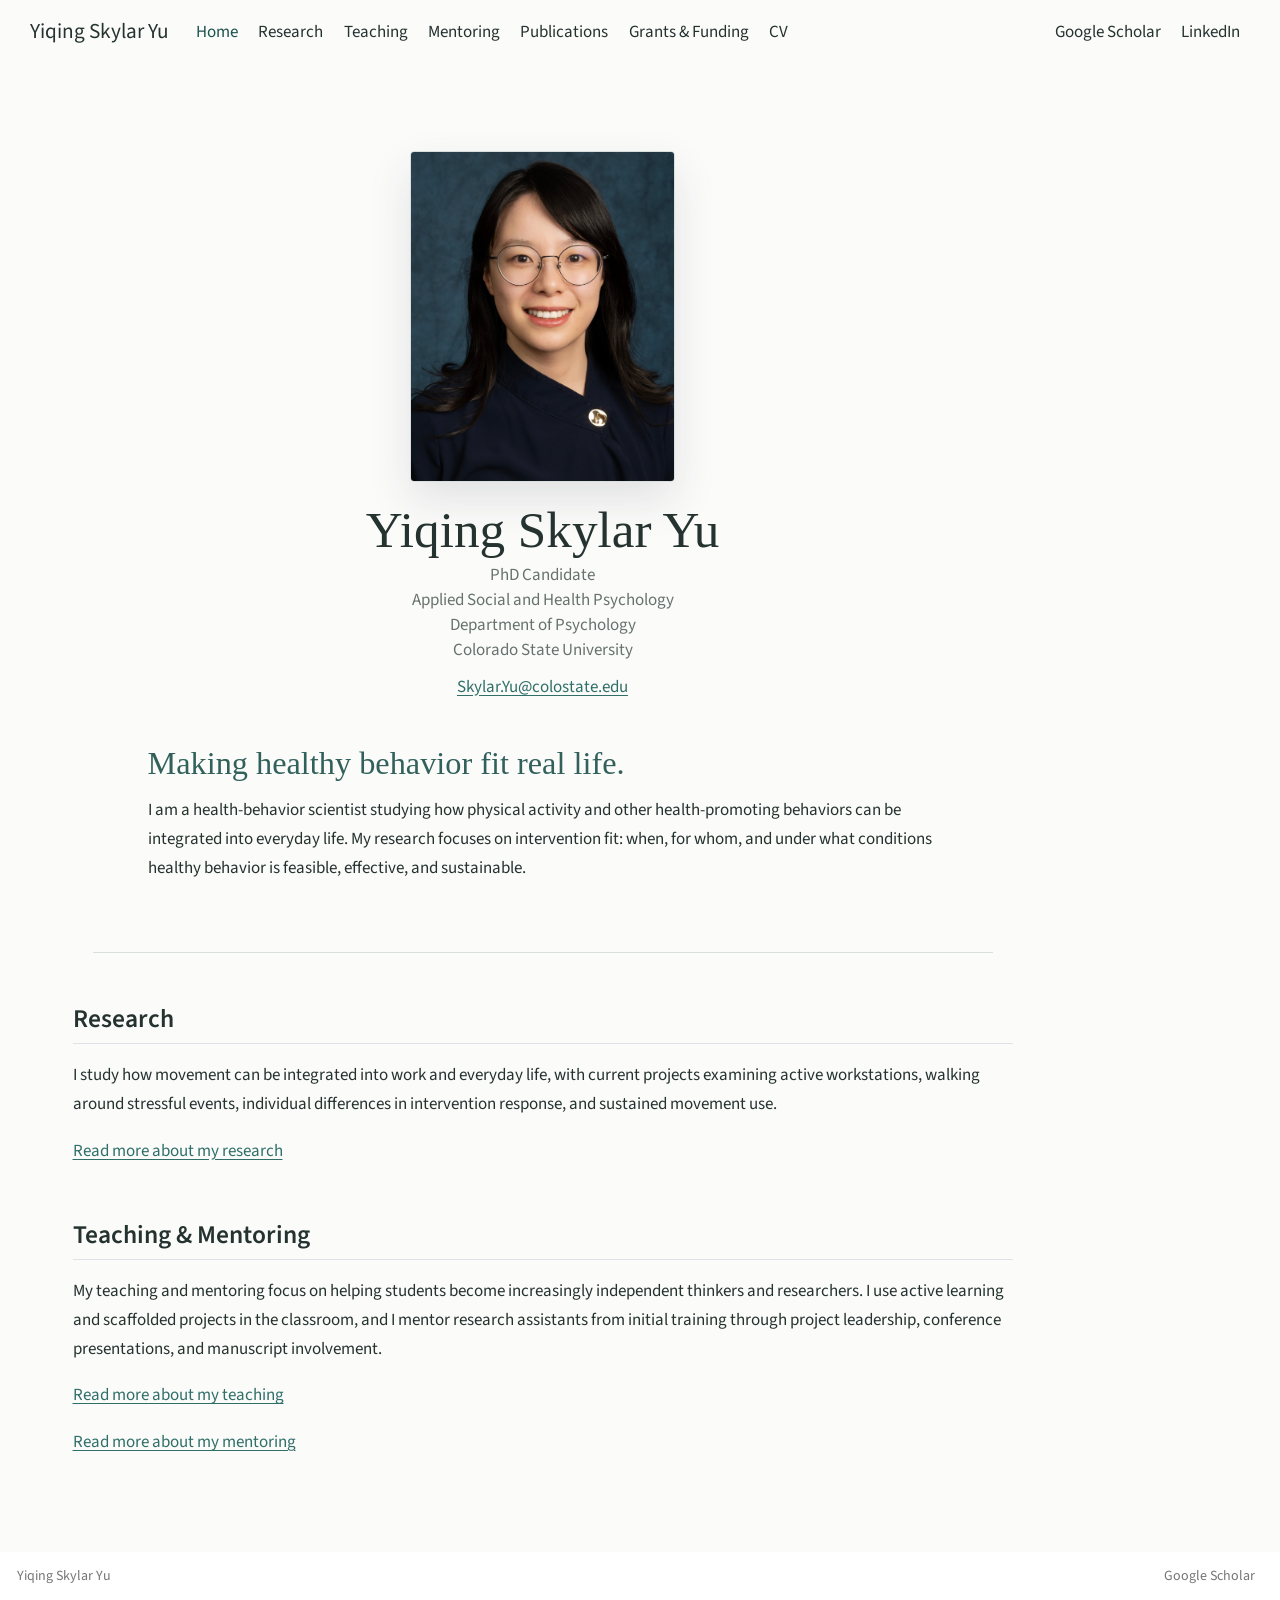
<file: docs/index.html>
<!DOCTYPE html>
<html xmlns="http://www.w3.org/1999/xhtml" lang="en" xml:lang="en"><head>

<meta charset="utf-8">
<meta name="generator" content="quarto-1.9.38">

<meta name="viewport" content="width=device-width, initial-scale=1.0, user-scalable=yes">

<meta name="author" content="Yiqing Skylar Yu">
<meta name="description" content="Health-behavior scientist studying how health-promoting behaviors can fit the constraints of real life.">

<title>Yiqing Skylar Yu</title>
<style>
/* Default styles provided by pandoc.
** See https://pandoc.org/MANUAL.html#variables-for-html for config info.
*/
code{white-space: pre-wrap;}
span.smallcaps{font-variant: small-caps;}
div.columns{display: flex; gap: min(4vw, 1.5em);}
div.column{flex: auto; overflow-x: auto;}
div.hanging-indent{margin-left: 1.5em; text-indent: -1.5em;}
ul.task-list{list-style: none;}
ul.task-list li input[type="checkbox"] {
  width: 0.8em;
  margin: 0 0.8em 0.2em -1em; /* quarto-specific, see https://github.com/quarto-dev/quarto-cli/issues/4556 */ 
  vertical-align: middle;
}
</style>


<script src="site_libs/quarto-nav/quarto-nav.js"></script>
<script src="site_libs/quarto-nav/headroom.min.js"></script>
<script src="site_libs/clipboard/clipboard.min.js"></script>
<script src="site_libs/quarto-html/quarto.js" type="module"></script>
<script src="site_libs/quarto-html/tabsets/tabsets.js" type="module"></script>
<script src="site_libs/quarto-html/popper.min.js"></script>
<script src="site_libs/quarto-html/tippy.umd.min.js"></script>
<script src="site_libs/quarto-html/anchor.min.js"></script>
<link href="site_libs/quarto-html/tippy.css" rel="stylesheet">
<link href="site_libs/quarto-html/quarto-syntax-highlighting-15634bcf2e68342d4ad2dfa704d543f6.css" rel="stylesheet" id="quarto-text-highlighting-styles">
<script src="site_libs/bootstrap/bootstrap.min.js"></script>
<link href="site_libs/bootstrap/bootstrap-icons.css" rel="stylesheet">
<link href="site_libs/bootstrap/bootstrap-346337e101949f30c9d2a2307ffdd10b.min.css" rel="stylesheet" append-hash="true" id="quarto-bootstrap" data-mode="light">
<script id="quarto-search-options" type="application/json">{
  "language": {
    "search-no-results-text": "No results",
    "search-matching-documents-text": "matching documents",
    "search-copy-link-title": "Copy link to search",
    "search-hide-matches-text": "Hide additional matches",
    "search-more-match-text": "more match in this document",
    "search-more-matches-text": "more matches in this document",
    "search-clear-button-title": "Clear",
    "search-text-placeholder": "",
    "search-detached-cancel-button-title": "Cancel",
    "search-submit-button-title": "Submit",
    "search-label": "Search"
  }
}</script>


<link rel="stylesheet" href="styles.css">
<link rel="stylesheet" href="pub-listing.css">
<meta property="og:title" content="Yiqing Skylar Yu">
<meta property="og:description" content="Academic website and teaching portfolio for Yiqing Skylar Yu">
<meta property="og:image" content="images/headshot.jpg">
<meta property="og:site_name" content="Yiqing Skylar Yu">
<meta name="twitter:title" content="Yiqing Skylar Yu">
<meta name="twitter:description" content="Academic website and teaching portfolio for Yiqing Skylar Yu">
<meta name="twitter:image" content="images/headshot.jpg">
<meta name="twitter:card" content="summary_large_image">
</head>

<body class="nav-fixed home quarto-light">

<div id="quarto-search-results"></div>
  <header id="quarto-header" class="headroom fixed-top">
    <nav class="navbar navbar-expand-lg " data-bs-theme="dark">
      <div class="navbar-container container-fluid">
      <div class="navbar-brand-container mx-auto">
    <a class="navbar-brand" href="./index.html">
    <span class="navbar-title">Yiqing Skylar Yu</span>
    </a>
  </div>
          <button class="navbar-toggler" type="button" data-bs-toggle="collapse" data-bs-target="#navbarCollapse" aria-controls="navbarCollapse" role="menu" aria-expanded="false" aria-label="Toggle navigation" onclick="if (window.quartoToggleHeadroom) { window.quartoToggleHeadroom(); }">
  <span class="navbar-toggler-icon"></span>
</button>
          <div class="collapse navbar-collapse" id="navbarCollapse">
            <ul class="navbar-nav navbar-nav-scroll me-auto">
  <li class="nav-item">
    <a class="nav-link active" href="./index.html" aria-current="page"> 
<span class="menu-text">Home</span></a>
  </li>  
  <li class="nav-item">
    <a class="nav-link" href="./research.html"> 
<span class="menu-text">Research</span></a>
  </li>  
  <li class="nav-item">
    <a class="nav-link" href="./teaching.html"> 
<span class="menu-text">Teaching</span></a>
  </li>  
  <li class="nav-item">
    <a class="nav-link" href="./mentoring.html"> 
<span class="menu-text">Mentoring</span></a>
  </li>  
  <li class="nav-item">
    <a class="nav-link" href="./publications.html"> 
<span class="menu-text">Publications</span></a>
  </li>  
  <li class="nav-item">
    <a class="nav-link" href="./grants.html"> 
<span class="menu-text">Grants &amp; Funding</span></a>
  </li>  
  <li class="nav-item">
    <a class="nav-link" href="./cv.html"> 
<span class="menu-text">CV</span></a>
  </li>  
</ul>
            <ul class="navbar-nav navbar-nav-scroll ms-auto">
  <li class="nav-item">
    <a class="nav-link" href="https://scholar.google.com/citations?user=3VfeGpEAAAAJ&amp;hl=en&amp;oi=ao" target="_blank"> 
<span class="menu-text">Google Scholar</span></a>
  </li>  
  <li class="nav-item">
    <a class="nav-link" href="https://www.linkedin.com/in/yiqing-skylar-yu-m-s-abd-07b215188" target="_blank"> 
<span class="menu-text">LinkedIn</span></a>
  </li>  
</ul>
          </div> <!-- /navcollapse -->
            <div class="quarto-navbar-tools">
</div>
      </div> <!-- /container-fluid -->
    </nav>
</header>
<!-- content -->
<div id="quarto-content" class="quarto-container page-columns page-rows-contents page-layout-full page-navbar">
<!-- sidebar -->
<!-- margin-sidebar -->
    
<!-- main -->
<main class="content column-page" id="quarto-document-content">

<header id="title-block-header" class="quarto-title-block default">
<div class="quarto-title">
<h1 class="title">Yiqing Skylar Yu</h1>
</div>



<div class="quarto-title-meta column-page">

    
  
    
  </div>
  


</header>


<div class="home-hero">
<p><img src="images/headshot.jpg" class="headshot img-fluid" alt="Portrait of Yiqing Skylar Yu"></p>
<section id="yiqing-skylar-yu" class="level1">
<h1>Yiqing Skylar Yu</h1>
<p class="position-line">
PhD Candidate<br>Applied Social and Health Psychology<br>Department of Psychology<br>Colorado State University
</p>
<p class="home-email">
<a href="mailto:Skylar.Yu@colostate.edu">Skylar.Yu@colostate.edu</a>
</p>
<section id="making-healthy-behavior-fit-real-life." class="level3 home-intro">
<h3 class="anchored" data-anchor-id="making-healthy-behavior-fit-real-life.">Making healthy behavior fit real life.</h3>
<p>I am a health-behavior scientist studying how physical activity and other health-promoting behaviors can be integrated into everyday life. My research focuses on intervention fit: when, for whom, and under what conditions healthy behavior is feasible, effective, and sustainable.</p>
</section>
</section>
</div>
<section id="research" class="level2">
<h2 class="anchored" data-anchor-id="research">Research</h2>
<p>I study how movement can be integrated into work and everyday life, with current projects examining active workstations, walking around stressful events, individual differences in intervention response, and sustained movement use.</p>
<p><a href="./research.html">Read more about my research</a></p>
</section>
<section id="teaching-mentoring" class="level2">
<h2 class="anchored" data-anchor-id="teaching-mentoring">Teaching &amp; Mentoring</h2>
<p>My teaching and mentoring focus on helping students become increasingly independent thinkers and researchers. I use active learning and scaffolded projects in the classroom, and I mentor research assistants from initial training through project leadership, conference presentations, and manuscript involvement.</p>
<p><a href="./teaching.html">Read more about my teaching</a></p>
<p><a href="./mentoring.html">Read more about my mentoring</a></p>


</section>

</main> <!-- /main -->
<script id="quarto-html-after-body" type="application/javascript">
  window.document.addEventListener("DOMContentLoaded", function (event) {
    const icon = "";
    const anchorJS = new window.AnchorJS();
    anchorJS.options = {
      placement: 'right',
      icon: icon
    };
    anchorJS.add('.anchored');
    const isCodeAnnotation = (el) => {
      for (const clz of el.classList) {
        if (clz.startsWith('code-annotation-')) {                     
          return true;
        }
      }
      return false;
    }
    const onCopySuccess = function(e) {
      // button target
      const button = e.trigger;
      // don't keep focus
      button.blur();
      // flash "checked"
      button.classList.add('code-copy-button-checked');
      var currentTitle = button.getAttribute("title");
      button.setAttribute("title", "Copied!");
      let tooltip;
      if (window.bootstrap) {
        button.setAttribute("data-bs-toggle", "tooltip");
        button.setAttribute("data-bs-placement", "left");
        button.setAttribute("data-bs-title", "Copied!");
        tooltip = new bootstrap.Tooltip(button, 
          { trigger: "manual", 
            customClass: "code-copy-button-tooltip",
            offset: [0, -8]});
        tooltip.show();    
      }
      setTimeout(function() {
        if (tooltip) {
          tooltip.hide();
          button.removeAttribute("data-bs-title");
          button.removeAttribute("data-bs-toggle");
          button.removeAttribute("data-bs-placement");
        }
        button.setAttribute("title", currentTitle);
        button.classList.remove('code-copy-button-checked');
      }, 1000);
      // clear code selection
      e.clearSelection();
    }
    const getTextToCopy = function(trigger) {
      const outerScaffold = trigger.parentElement.cloneNode(true);
      const codeEl = outerScaffold.querySelector('code');
      for (const childEl of codeEl.children) {
        if (isCodeAnnotation(childEl)) {
          childEl.remove();
        }
      }
      return codeEl.innerText;
    }
    const clipboard = new window.ClipboardJS('.code-copy-button:not([data-in-quarto-modal])', {
      text: getTextToCopy
    });
    clipboard.on('success', onCopySuccess);
    if (window.document.getElementById('quarto-embedded-source-code-modal')) {
      const clipboardModal = new window.ClipboardJS('.code-copy-button[data-in-quarto-modal]', {
        text: getTextToCopy,
        container: window.document.getElementById('quarto-embedded-source-code-modal')
      });
      clipboardModal.on('success', onCopySuccess);
    }
      var localhostRegex = new RegExp(/^(?:http|https):\/\/localhost\:?[0-9]*\//);
      var mailtoRegex = new RegExp(/^mailto:/);
        var filterRegex = new RegExp('/' + window.location.host + '/');
      var isInternal = (href) => {
          return filterRegex.test(href) || localhostRegex.test(href) || mailtoRegex.test(href);
      }
      // Inspect non-navigation links and adorn them if external
     var links = window.document.querySelectorAll('a[href]:not(.nav-link):not(.navbar-brand):not(.toc-action):not(.sidebar-link):not(.sidebar-item-toggle):not(.pagination-link):not(.no-external):not([aria-hidden]):not(.dropdown-item):not(.quarto-navigation-tool):not(.about-link)');
      for (var i=0; i<links.length; i++) {
        const link = links[i];
        if (!isInternal(link.href)) {
          // undo the damage that might have been done by quarto-nav.js in the case of
          // links that we want to consider external
          if (link.dataset.originalHref !== undefined) {
            link.href = link.dataset.originalHref;
          }
            // target, if specified
            link.setAttribute("target", "_blank");
            if (link.getAttribute("rel") === null) {
              link.setAttribute("rel", "noopener");
            }
        }
      }
    function tippyHover(el, contentFn, onTriggerFn, onUntriggerFn) {
      const config = {
        allowHTML: true,
        maxWidth: 500,
        delay: 100,
        arrow: false,
        appendTo: function(el) {
            return el.parentElement;
        },
        interactive: true,
        interactiveBorder: 10,
        theme: 'quarto',
        placement: 'bottom-start',
      };
      if (contentFn) {
        config.content = contentFn;
      }
      if (onTriggerFn) {
        config.onTrigger = onTriggerFn;
      }
      if (onUntriggerFn) {
        config.onUntrigger = onUntriggerFn;
      }
      window.tippy(el, config); 
    }
    const noterefs = window.document.querySelectorAll('a[role="doc-noteref"]');
    for (var i=0; i<noterefs.length; i++) {
      const ref = noterefs[i];
      tippyHover(ref, function() {
        // use id or data attribute instead here
        let href = ref.getAttribute('data-footnote-href') || ref.getAttribute('href');
        try { href = new URL(href).hash; } catch {}
        const id = href.replace(/^#\/?/, "");
        const note = window.document.getElementById(id);
        if (note) {
          return note.innerHTML;
        } else {
          return "";
        }
      });
    }
    const xrefs = window.document.querySelectorAll('a.quarto-xref');
    const processXRef = (id, note) => {
      // Strip column container classes
      const stripColumnClz = (el) => {
        el.classList.remove("page-full", "page-columns");
        if (el.children) {
          for (const child of el.children) {
            stripColumnClz(child);
          }
        }
      }
      stripColumnClz(note)
      if (id === null || id.startsWith('sec-')) {
        // Special case sections, only their first couple elements
        const container = document.createElement("div");
        if (note.children && note.children.length > 2) {
          container.appendChild(note.children[0].cloneNode(true));
          for (let i = 1; i < note.children.length; i++) {
            const child = note.children[i];
            if (child.tagName === "P" && child.innerText === "") {
              continue;
            } else {
              container.appendChild(child.cloneNode(true));
              break;
            }
          }
          if (window.Quarto?.typesetMath) {
            window.Quarto.typesetMath(container);
          }
          return container.innerHTML
        } else {
          if (window.Quarto?.typesetMath) {
            window.Quarto.typesetMath(note);
          }
          return note.innerHTML;
        }
      } else {
        // Remove any anchor links if they are present
        const anchorLink = note.querySelector('a.anchorjs-link');
        if (anchorLink) {
          anchorLink.remove();
        }
        if (window.Quarto?.typesetMath) {
          window.Quarto.typesetMath(note);
        }
        if (note.classList.contains("callout")) {
          return note.outerHTML;
        } else {
          return note.innerHTML;
        }
      }
    }
    for (var i=0; i<xrefs.length; i++) {
      const xref = xrefs[i];
      tippyHover(xref, undefined, function(instance) {
        instance.disable();
        let url = xref.getAttribute('href');
        let hash = undefined; 
        if (url.startsWith('#')) {
          hash = url;
        } else {
          try { hash = new URL(url).hash; } catch {}
        }
        if (hash) {
          const id = hash.replace(/^#\/?/, "");
          const note = window.document.getElementById(id);
          if (note !== null) {
            try {
              const html = processXRef(id, note.cloneNode(true));
              instance.setContent(html);
            } finally {
              instance.enable();
              instance.show();
            }
          } else {
            // See if we can fetch this
            fetch(url.split('#')[0])
            .then(res => res.text())
            .then(html => {
              const parser = new DOMParser();
              const htmlDoc = parser.parseFromString(html, "text/html");
              const note = htmlDoc.getElementById(id);
              if (note !== null) {
                const html = processXRef(id, note);
                instance.setContent(html);
              } 
            }).finally(() => {
              instance.enable();
              instance.show();
            });
          }
        } else {
          // See if we can fetch a full url (with no hash to target)
          // This is a special case and we should probably do some content thinning / targeting
          fetch(url)
          .then(res => res.text())
          .then(html => {
            const parser = new DOMParser();
            const htmlDoc = parser.parseFromString(html, "text/html");
            const note = htmlDoc.querySelector('main.content');
            if (note !== null) {
              // This should only happen for chapter cross references
              // (since there is no id in the URL)
              // remove the first header
              if (note.children.length > 0 && note.children[0].tagName === "HEADER") {
                note.children[0].remove();
              }
              const html = processXRef(null, note);
              instance.setContent(html);
            } 
          }).finally(() => {
            instance.enable();
            instance.show();
          });
        }
      }, function(instance) {
      });
    }
        let selectedAnnoteEl;
        const selectorForAnnotation = ( cell, annotation) => {
          let cellAttr = 'data-code-cell="' + cell + '"';
          let lineAttr = 'data-code-annotation="' +  annotation + '"';
          const selector = 'span[' + cellAttr + '][' + lineAttr + ']';
          return selector;
        }
        const selectCodeLines = (annoteEl) => {
          const doc = window.document;
          const targetCell = annoteEl.getAttribute("data-target-cell");
          const targetAnnotation = annoteEl.getAttribute("data-target-annotation");
          const annoteSpan = window.document.querySelector(selectorForAnnotation(targetCell, targetAnnotation));
          const lines = annoteSpan.getAttribute("data-code-lines").split(",");
          const lineIds = lines.map((line) => {
            return targetCell + "-" + line;
          })
          let top = null;
          let height = null;
          let parent = null;
          if (lineIds.length > 0) {
              //compute the position of the single el (top and bottom and make a div)
              const el = window.document.getElementById(lineIds[0]);
              top = el.offsetTop;
              height = el.offsetHeight;
              parent = el.parentElement.parentElement;
            if (lineIds.length > 1) {
              const lastEl = window.document.getElementById(lineIds[lineIds.length - 1]);
              const bottom = lastEl.offsetTop + lastEl.offsetHeight;
              height = bottom - top;
            }
            if (top !== null && height !== null && parent !== null) {
              // cook up a div (if necessary) and position it 
              let div = window.document.getElementById("code-annotation-line-highlight");
              if (div === null) {
                div = window.document.createElement("div");
                div.setAttribute("id", "code-annotation-line-highlight");
                div.style.position = 'absolute';
                parent.appendChild(div);
              }
              div.style.top = top - 2 + "px";
              div.style.height = height + 4 + "px";
              div.style.left = 0;
              let gutterDiv = window.document.getElementById("code-annotation-line-highlight-gutter");
              if (gutterDiv === null) {
                gutterDiv = window.document.createElement("div");
                gutterDiv.setAttribute("id", "code-annotation-line-highlight-gutter");
                gutterDiv.style.position = 'absolute';
                const codeCell = window.document.getElementById(targetCell);
                const gutter = codeCell.querySelector('.code-annotation-gutter');
                gutter.appendChild(gutterDiv);
              }
              gutterDiv.style.top = top - 2 + "px";
              gutterDiv.style.height = height + 4 + "px";
            }
            selectedAnnoteEl = annoteEl;
          }
        };
        const unselectCodeLines = () => {
          const elementsIds = ["code-annotation-line-highlight", "code-annotation-line-highlight-gutter"];
          elementsIds.forEach((elId) => {
            const div = window.document.getElementById(elId);
            if (div) {
              div.remove();
            }
          });
          selectedAnnoteEl = undefined;
        };
          // Handle positioning of the toggle
      window.addEventListener(
        "resize",
        throttle(() => {
          elRect = undefined;
          if (selectedAnnoteEl) {
            selectCodeLines(selectedAnnoteEl);
          }
        }, 10)
      );
      function throttle(fn, ms) {
      let throttle = false;
      let timer;
        return (...args) => {
          if(!throttle) { // first call gets through
              fn.apply(this, args);
              throttle = true;
          } else { // all the others get throttled
              if(timer) clearTimeout(timer); // cancel #2
              timer = setTimeout(() => {
                fn.apply(this, args);
                timer = throttle = false;
              }, ms);
          }
        };
      }
        // Attach click handler to the DT
        const annoteDls = window.document.querySelectorAll('dt[data-target-cell]');
        for (const annoteDlNode of annoteDls) {
          annoteDlNode.addEventListener('click', (event) => {
            const clickedEl = event.target;
            if (clickedEl !== selectedAnnoteEl) {
              unselectCodeLines();
              const activeEl = window.document.querySelector('dt[data-target-cell].code-annotation-active');
              if (activeEl) {
                activeEl.classList.remove('code-annotation-active');
              }
              selectCodeLines(clickedEl);
              clickedEl.classList.add('code-annotation-active');
            } else {
              // Unselect the line
              unselectCodeLines();
              clickedEl.classList.remove('code-annotation-active');
            }
          });
        }
    const findCites = (el) => {
      const parentEl = el.parentElement;
      if (parentEl) {
        const cites = parentEl.dataset.cites;
        if (cites) {
          return {
            el,
            cites: cites.split(' ')
          };
        } else {
          return findCites(el.parentElement)
        }
      } else {
        return undefined;
      }
    };
    var bibliorefs = window.document.querySelectorAll('a[role="doc-biblioref"]');
    for (var i=0; i<bibliorefs.length; i++) {
      const ref = bibliorefs[i];
      const citeInfo = findCites(ref);
      if (citeInfo) {
        tippyHover(citeInfo.el, function() {
          var popup = window.document.createElement('div');
          citeInfo.cites.forEach(function(cite) {
            var citeDiv = window.document.createElement('div');
            citeDiv.classList.add('hanging-indent');
            citeDiv.classList.add('csl-entry');
            var biblioDiv = window.document.getElementById('ref-' + cite);
            if (biblioDiv) {
              citeDiv.innerHTML = biblioDiv.innerHTML;
            }
            popup.appendChild(citeDiv);
          });
          return popup.innerHTML;
        });
      }
    }
  });
  </script>
</div> <!-- /content -->
<footer class="footer">
  <div class="nav-footer">
    <div class="nav-footer-left">
<p>Yiqing Skylar Yu</p>
</div>   
    <div class="nav-footer-center">
      &nbsp;
    </div>
    <div class="nav-footer-right">
      <ul class="footer-items list-unstyled">
    <li class="nav-item">
    <a class="nav-link" href="https://scholar.google.com/citations?user=3VfeGpEAAAAJ&amp;hl=en&amp;oi=ao" target="_blank">
<p>Google Scholar</p>
</a>
  </li>  
</ul>
    </div>
  </div>
</footer>




</body></html>
</file>
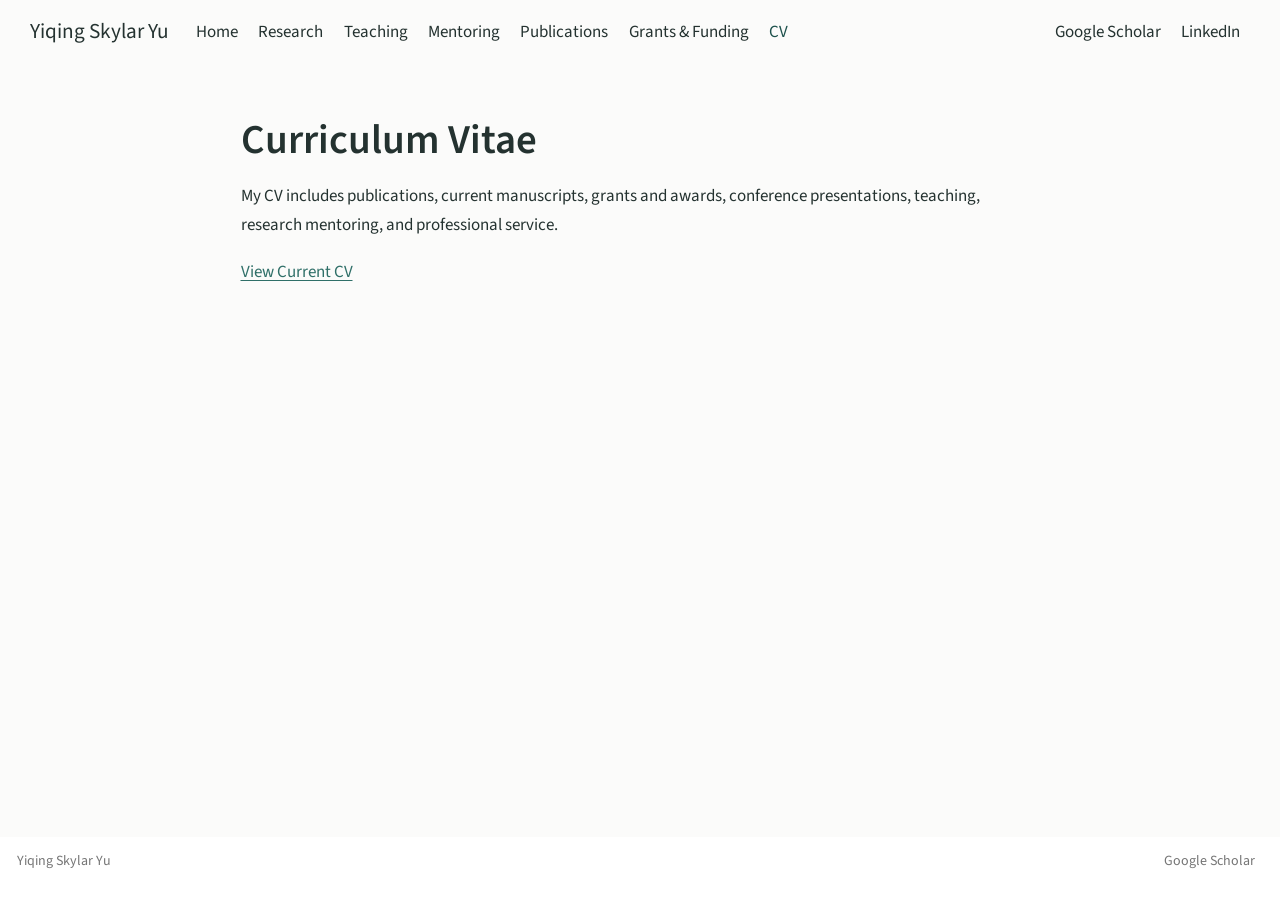
<file: docs/cv.html>
<!DOCTYPE html>
<html xmlns="http://www.w3.org/1999/xhtml" lang="en" xml:lang="en"><head>

<meta charset="utf-8">
<meta name="generator" content="quarto-1.9.38">

<meta name="viewport" content="width=device-width, initial-scale=1.0, user-scalable=yes">

<meta name="author" content="Yiqing Skylar Yu">
<meta name="description" content="Current CV for Yiqing Skylar Yu.">

<title>Curriculum Vitae – Yiqing Skylar Yu</title>
<style>
/* Default styles provided by pandoc.
** See https://pandoc.org/MANUAL.html#variables-for-html for config info.
*/
code{white-space: pre-wrap;}
span.smallcaps{font-variant: small-caps;}
div.columns{display: flex; gap: min(4vw, 1.5em);}
div.column{flex: auto; overflow-x: auto;}
div.hanging-indent{margin-left: 1.5em; text-indent: -1.5em;}
ul.task-list{list-style: none;}
ul.task-list li input[type="checkbox"] {
  width: 0.8em;
  margin: 0 0.8em 0.2em -1em; /* quarto-specific, see https://github.com/quarto-dev/quarto-cli/issues/4556 */ 
  vertical-align: middle;
}
</style>


<script src="site_libs/quarto-nav/quarto-nav.js"></script>
<script src="site_libs/quarto-nav/headroom.min.js"></script>
<script src="site_libs/clipboard/clipboard.min.js"></script>
<script src="site_libs/quarto-html/quarto.js" type="module"></script>
<script src="site_libs/quarto-html/tabsets/tabsets.js" type="module"></script>
<script src="site_libs/quarto-html/popper.min.js"></script>
<script src="site_libs/quarto-html/tippy.umd.min.js"></script>
<script src="site_libs/quarto-html/anchor.min.js"></script>
<link href="site_libs/quarto-html/tippy.css" rel="stylesheet">
<link href="site_libs/quarto-html/quarto-syntax-highlighting-15634bcf2e68342d4ad2dfa704d543f6.css" rel="stylesheet" id="quarto-text-highlighting-styles">
<script src="site_libs/bootstrap/bootstrap.min.js"></script>
<link href="site_libs/bootstrap/bootstrap-icons.css" rel="stylesheet">
<link href="site_libs/bootstrap/bootstrap-346337e101949f30c9d2a2307ffdd10b.min.css" rel="stylesheet" append-hash="true" id="quarto-bootstrap" data-mode="light">
<script id="quarto-search-options" type="application/json">{
  "language": {
    "search-no-results-text": "No results",
    "search-matching-documents-text": "matching documents",
    "search-copy-link-title": "Copy link to search",
    "search-hide-matches-text": "Hide additional matches",
    "search-more-match-text": "more match in this document",
    "search-more-matches-text": "more matches in this document",
    "search-clear-button-title": "Clear",
    "search-text-placeholder": "",
    "search-detached-cancel-button-title": "Cancel",
    "search-submit-button-title": "Submit",
    "search-label": "Search"
  }
}</script>


<link rel="stylesheet" href="styles.css">
<link rel="stylesheet" href="pub-listing.css">
<meta property="og:title" content="Curriculum Vitae – Yiqing Skylar Yu">
<meta property="og:description" content="Academic website and teaching portfolio for Yiqing Skylar Yu">
<meta property="og:site_name" content="Yiqing Skylar Yu">
<meta name="twitter:title" content="Curriculum Vitae – Yiqing Skylar Yu">
<meta name="twitter:description" content="Academic website and teaching portfolio for Yiqing Skylar Yu">
<meta name="twitter:card" content="summary">
</head>

<body class="nav-fixed fullcontent quarto-light">

<div id="quarto-search-results"></div>
  <header id="quarto-header" class="headroom fixed-top">
    <nav class="navbar navbar-expand-lg " data-bs-theme="dark">
      <div class="navbar-container container-fluid">
      <div class="navbar-brand-container mx-auto">
    <a class="navbar-brand" href="./index.html">
    <span class="navbar-title">Yiqing Skylar Yu</span>
    </a>
  </div>
          <button class="navbar-toggler" type="button" data-bs-toggle="collapse" data-bs-target="#navbarCollapse" aria-controls="navbarCollapse" role="menu" aria-expanded="false" aria-label="Toggle navigation" onclick="if (window.quartoToggleHeadroom) { window.quartoToggleHeadroom(); }">
  <span class="navbar-toggler-icon"></span>
</button>
          <div class="collapse navbar-collapse" id="navbarCollapse">
            <ul class="navbar-nav navbar-nav-scroll me-auto">
  <li class="nav-item">
    <a class="nav-link" href="./index.html"> 
<span class="menu-text">Home</span></a>
  </li>  
  <li class="nav-item">
    <a class="nav-link" href="./research.html"> 
<span class="menu-text">Research</span></a>
  </li>  
  <li class="nav-item">
    <a class="nav-link" href="./teaching.html"> 
<span class="menu-text">Teaching</span></a>
  </li>  
  <li class="nav-item">
    <a class="nav-link" href="./mentoring.html"> 
<span class="menu-text">Mentoring</span></a>
  </li>  
  <li class="nav-item">
    <a class="nav-link" href="./publications.html"> 
<span class="menu-text">Publications</span></a>
  </li>  
  <li class="nav-item">
    <a class="nav-link" href="./grants.html"> 
<span class="menu-text">Grants &amp; Funding</span></a>
  </li>  
  <li class="nav-item">
    <a class="nav-link active" href="./cv.html" aria-current="page"> 
<span class="menu-text">CV</span></a>
  </li>  
</ul>
            <ul class="navbar-nav navbar-nav-scroll ms-auto">
  <li class="nav-item">
    <a class="nav-link" href="https://scholar.google.com/citations?user=3VfeGpEAAAAJ&amp;hl=en&amp;oi=ao" target="_blank"> 
<span class="menu-text">Google Scholar</span></a>
  </li>  
  <li class="nav-item">
    <a class="nav-link" href="https://www.linkedin.com/in/yiqing-skylar-yu-m-s-abd-07b215188" target="_blank"> 
<span class="menu-text">LinkedIn</span></a>
  </li>  
</ul>
          </div> <!-- /navcollapse -->
            <div class="quarto-navbar-tools">
</div>
      </div> <!-- /container-fluid -->
    </nav>
</header>
<!-- content -->
<div id="quarto-content" class="quarto-container page-columns page-rows-contents page-layout-article page-navbar">
<!-- sidebar -->
<!-- margin-sidebar -->
    
<!-- main -->
<main class="content" id="quarto-document-content">

<header id="title-block-header" class="quarto-title-block default">
<div class="quarto-title">
<h1 class="title">Curriculum Vitae</h1>
</div>



<div class="quarto-title-meta">

    
  
    
  </div>
  


</header>


<p>My CV includes publications, current manuscripts, grants and awards, conference presentations, teaching, research mentoring, and professional service.</p>
<p><a href="https://colostate-my.sharepoint.com/:w:/g/personal/skylaryu_colostate_edu/IQB6qx0FBU0ESq74it2KO9DqAXjJcywhMd1UCiGUHbS5bFw?e=LcKaMx">View Current CV</a></p>



</main> <!-- /main -->
<script id="quarto-html-after-body" type="application/javascript">
  window.document.addEventListener("DOMContentLoaded", function (event) {
    const icon = "";
    const anchorJS = new window.AnchorJS();
    anchorJS.options = {
      placement: 'right',
      icon: icon
    };
    anchorJS.add('.anchored');
    const isCodeAnnotation = (el) => {
      for (const clz of el.classList) {
        if (clz.startsWith('code-annotation-')) {                     
          return true;
        }
      }
      return false;
    }
    const onCopySuccess = function(e) {
      // button target
      const button = e.trigger;
      // don't keep focus
      button.blur();
      // flash "checked"
      button.classList.add('code-copy-button-checked');
      var currentTitle = button.getAttribute("title");
      button.setAttribute("title", "Copied!");
      let tooltip;
      if (window.bootstrap) {
        button.setAttribute("data-bs-toggle", "tooltip");
        button.setAttribute("data-bs-placement", "left");
        button.setAttribute("data-bs-title", "Copied!");
        tooltip = new bootstrap.Tooltip(button, 
          { trigger: "manual", 
            customClass: "code-copy-button-tooltip",
            offset: [0, -8]});
        tooltip.show();    
      }
      setTimeout(function() {
        if (tooltip) {
          tooltip.hide();
          button.removeAttribute("data-bs-title");
          button.removeAttribute("data-bs-toggle");
          button.removeAttribute("data-bs-placement");
        }
        button.setAttribute("title", currentTitle);
        button.classList.remove('code-copy-button-checked');
      }, 1000);
      // clear code selection
      e.clearSelection();
    }
    const getTextToCopy = function(trigger) {
      const outerScaffold = trigger.parentElement.cloneNode(true);
      const codeEl = outerScaffold.querySelector('code');
      for (const childEl of codeEl.children) {
        if (isCodeAnnotation(childEl)) {
          childEl.remove();
        }
      }
      return codeEl.innerText;
    }
    const clipboard = new window.ClipboardJS('.code-copy-button:not([data-in-quarto-modal])', {
      text: getTextToCopy
    });
    clipboard.on('success', onCopySuccess);
    if (window.document.getElementById('quarto-embedded-source-code-modal')) {
      const clipboardModal = new window.ClipboardJS('.code-copy-button[data-in-quarto-modal]', {
        text: getTextToCopy,
        container: window.document.getElementById('quarto-embedded-source-code-modal')
      });
      clipboardModal.on('success', onCopySuccess);
    }
      var localhostRegex = new RegExp(/^(?:http|https):\/\/localhost\:?[0-9]*\//);
      var mailtoRegex = new RegExp(/^mailto:/);
        var filterRegex = new RegExp('/' + window.location.host + '/');
      var isInternal = (href) => {
          return filterRegex.test(href) || localhostRegex.test(href) || mailtoRegex.test(href);
      }
      // Inspect non-navigation links and adorn them if external
     var links = window.document.querySelectorAll('a[href]:not(.nav-link):not(.navbar-brand):not(.toc-action):not(.sidebar-link):not(.sidebar-item-toggle):not(.pagination-link):not(.no-external):not([aria-hidden]):not(.dropdown-item):not(.quarto-navigation-tool):not(.about-link)');
      for (var i=0; i<links.length; i++) {
        const link = links[i];
        if (!isInternal(link.href)) {
          // undo the damage that might have been done by quarto-nav.js in the case of
          // links that we want to consider external
          if (link.dataset.originalHref !== undefined) {
            link.href = link.dataset.originalHref;
          }
            // target, if specified
            link.setAttribute("target", "_blank");
            if (link.getAttribute("rel") === null) {
              link.setAttribute("rel", "noopener");
            }
        }
      }
    function tippyHover(el, contentFn, onTriggerFn, onUntriggerFn) {
      const config = {
        allowHTML: true,
        maxWidth: 500,
        delay: 100,
        arrow: false,
        appendTo: function(el) {
            return el.parentElement;
        },
        interactive: true,
        interactiveBorder: 10,
        theme: 'quarto',
        placement: 'bottom-start',
      };
      if (contentFn) {
        config.content = contentFn;
      }
      if (onTriggerFn) {
        config.onTrigger = onTriggerFn;
      }
      if (onUntriggerFn) {
        config.onUntrigger = onUntriggerFn;
      }
      window.tippy(el, config); 
    }
    const noterefs = window.document.querySelectorAll('a[role="doc-noteref"]');
    for (var i=0; i<noterefs.length; i++) {
      const ref = noterefs[i];
      tippyHover(ref, function() {
        // use id or data attribute instead here
        let href = ref.getAttribute('data-footnote-href') || ref.getAttribute('href');
        try { href = new URL(href).hash; } catch {}
        const id = href.replace(/^#\/?/, "");
        const note = window.document.getElementById(id);
        if (note) {
          return note.innerHTML;
        } else {
          return "";
        }
      });
    }
    const xrefs = window.document.querySelectorAll('a.quarto-xref');
    const processXRef = (id, note) => {
      // Strip column container classes
      const stripColumnClz = (el) => {
        el.classList.remove("page-full", "page-columns");
        if (el.children) {
          for (const child of el.children) {
            stripColumnClz(child);
          }
        }
      }
      stripColumnClz(note)
      if (id === null || id.startsWith('sec-')) {
        // Special case sections, only their first couple elements
        const container = document.createElement("div");
        if (note.children && note.children.length > 2) {
          container.appendChild(note.children[0].cloneNode(true));
          for (let i = 1; i < note.children.length; i++) {
            const child = note.children[i];
            if (child.tagName === "P" && child.innerText === "") {
              continue;
            } else {
              container.appendChild(child.cloneNode(true));
              break;
            }
          }
          if (window.Quarto?.typesetMath) {
            window.Quarto.typesetMath(container);
          }
          return container.innerHTML
        } else {
          if (window.Quarto?.typesetMath) {
            window.Quarto.typesetMath(note);
          }
          return note.innerHTML;
        }
      } else {
        // Remove any anchor links if they are present
        const anchorLink = note.querySelector('a.anchorjs-link');
        if (anchorLink) {
          anchorLink.remove();
        }
        if (window.Quarto?.typesetMath) {
          window.Quarto.typesetMath(note);
        }
        if (note.classList.contains("callout")) {
          return note.outerHTML;
        } else {
          return note.innerHTML;
        }
      }
    }
    for (var i=0; i<xrefs.length; i++) {
      const xref = xrefs[i];
      tippyHover(xref, undefined, function(instance) {
        instance.disable();
        let url = xref.getAttribute('href');
        let hash = undefined; 
        if (url.startsWith('#')) {
          hash = url;
        } else {
          try { hash = new URL(url).hash; } catch {}
        }
        if (hash) {
          const id = hash.replace(/^#\/?/, "");
          const note = window.document.getElementById(id);
          if (note !== null) {
            try {
              const html = processXRef(id, note.cloneNode(true));
              instance.setContent(html);
            } finally {
              instance.enable();
              instance.show();
            }
          } else {
            // See if we can fetch this
            fetch(url.split('#')[0])
            .then(res => res.text())
            .then(html => {
              const parser = new DOMParser();
              const htmlDoc = parser.parseFromString(html, "text/html");
              const note = htmlDoc.getElementById(id);
              if (note !== null) {
                const html = processXRef(id, note);
                instance.setContent(html);
              } 
            }).finally(() => {
              instance.enable();
              instance.show();
            });
          }
        } else {
          // See if we can fetch a full url (with no hash to target)
          // This is a special case and we should probably do some content thinning / targeting
          fetch(url)
          .then(res => res.text())
          .then(html => {
            const parser = new DOMParser();
            const htmlDoc = parser.parseFromString(html, "text/html");
            const note = htmlDoc.querySelector('main.content');
            if (note !== null) {
              // This should only happen for chapter cross references
              // (since there is no id in the URL)
              // remove the first header
              if (note.children.length > 0 && note.children[0].tagName === "HEADER") {
                note.children[0].remove();
              }
              const html = processXRef(null, note);
              instance.setContent(html);
            } 
          }).finally(() => {
            instance.enable();
            instance.show();
          });
        }
      }, function(instance) {
      });
    }
        let selectedAnnoteEl;
        const selectorForAnnotation = ( cell, annotation) => {
          let cellAttr = 'data-code-cell="' + cell + '"';
          let lineAttr = 'data-code-annotation="' +  annotation + '"';
          const selector = 'span[' + cellAttr + '][' + lineAttr + ']';
          return selector;
        }
        const selectCodeLines = (annoteEl) => {
          const doc = window.document;
          const targetCell = annoteEl.getAttribute("data-target-cell");
          const targetAnnotation = annoteEl.getAttribute("data-target-annotation");
          const annoteSpan = window.document.querySelector(selectorForAnnotation(targetCell, targetAnnotation));
          const lines = annoteSpan.getAttribute("data-code-lines").split(",");
          const lineIds = lines.map((line) => {
            return targetCell + "-" + line;
          })
          let top = null;
          let height = null;
          let parent = null;
          if (lineIds.length > 0) {
              //compute the position of the single el (top and bottom and make a div)
              const el = window.document.getElementById(lineIds[0]);
              top = el.offsetTop;
              height = el.offsetHeight;
              parent = el.parentElement.parentElement;
            if (lineIds.length > 1) {
              const lastEl = window.document.getElementById(lineIds[lineIds.length - 1]);
              const bottom = lastEl.offsetTop + lastEl.offsetHeight;
              height = bottom - top;
            }
            if (top !== null && height !== null && parent !== null) {
              // cook up a div (if necessary) and position it 
              let div = window.document.getElementById("code-annotation-line-highlight");
              if (div === null) {
                div = window.document.createElement("div");
                div.setAttribute("id", "code-annotation-line-highlight");
                div.style.position = 'absolute';
                parent.appendChild(div);
              }
              div.style.top = top - 2 + "px";
              div.style.height = height + 4 + "px";
              div.style.left = 0;
              let gutterDiv = window.document.getElementById("code-annotation-line-highlight-gutter");
              if (gutterDiv === null) {
                gutterDiv = window.document.createElement("div");
                gutterDiv.setAttribute("id", "code-annotation-line-highlight-gutter");
                gutterDiv.style.position = 'absolute';
                const codeCell = window.document.getElementById(targetCell);
                const gutter = codeCell.querySelector('.code-annotation-gutter');
                gutter.appendChild(gutterDiv);
              }
              gutterDiv.style.top = top - 2 + "px";
              gutterDiv.style.height = height + 4 + "px";
            }
            selectedAnnoteEl = annoteEl;
          }
        };
        const unselectCodeLines = () => {
          const elementsIds = ["code-annotation-line-highlight", "code-annotation-line-highlight-gutter"];
          elementsIds.forEach((elId) => {
            const div = window.document.getElementById(elId);
            if (div) {
              div.remove();
            }
          });
          selectedAnnoteEl = undefined;
        };
          // Handle positioning of the toggle
      window.addEventListener(
        "resize",
        throttle(() => {
          elRect = undefined;
          if (selectedAnnoteEl) {
            selectCodeLines(selectedAnnoteEl);
          }
        }, 10)
      );
      function throttle(fn, ms) {
      let throttle = false;
      let timer;
        return (...args) => {
          if(!throttle) { // first call gets through
              fn.apply(this, args);
              throttle = true;
          } else { // all the others get throttled
              if(timer) clearTimeout(timer); // cancel #2
              timer = setTimeout(() => {
                fn.apply(this, args);
                timer = throttle = false;
              }, ms);
          }
        };
      }
        // Attach click handler to the DT
        const annoteDls = window.document.querySelectorAll('dt[data-target-cell]');
        for (const annoteDlNode of annoteDls) {
          annoteDlNode.addEventListener('click', (event) => {
            const clickedEl = event.target;
            if (clickedEl !== selectedAnnoteEl) {
              unselectCodeLines();
              const activeEl = window.document.querySelector('dt[data-target-cell].code-annotation-active');
              if (activeEl) {
                activeEl.classList.remove('code-annotation-active');
              }
              selectCodeLines(clickedEl);
              clickedEl.classList.add('code-annotation-active');
            } else {
              // Unselect the line
              unselectCodeLines();
              clickedEl.classList.remove('code-annotation-active');
            }
          });
        }
    const findCites = (el) => {
      const parentEl = el.parentElement;
      if (parentEl) {
        const cites = parentEl.dataset.cites;
        if (cites) {
          return {
            el,
            cites: cites.split(' ')
          };
        } else {
          return findCites(el.parentElement)
        }
      } else {
        return undefined;
      }
    };
    var bibliorefs = window.document.querySelectorAll('a[role="doc-biblioref"]');
    for (var i=0; i<bibliorefs.length; i++) {
      const ref = bibliorefs[i];
      const citeInfo = findCites(ref);
      if (citeInfo) {
        tippyHover(citeInfo.el, function() {
          var popup = window.document.createElement('div');
          citeInfo.cites.forEach(function(cite) {
            var citeDiv = window.document.createElement('div');
            citeDiv.classList.add('hanging-indent');
            citeDiv.classList.add('csl-entry');
            var biblioDiv = window.document.getElementById('ref-' + cite);
            if (biblioDiv) {
              citeDiv.innerHTML = biblioDiv.innerHTML;
            }
            popup.appendChild(citeDiv);
          });
          return popup.innerHTML;
        });
      }
    }
  });
  </script>
</div> <!-- /content -->
<footer class="footer">
  <div class="nav-footer">
    <div class="nav-footer-left">
<p>Yiqing Skylar Yu</p>
</div>   
    <div class="nav-footer-center">
      &nbsp;
    </div>
    <div class="nav-footer-right">
      <ul class="footer-items list-unstyled">
    <li class="nav-item">
    <a class="nav-link" href="https://scholar.google.com/citations?user=3VfeGpEAAAAJ&amp;hl=en&amp;oi=ao" target="_blank">
<p>Google Scholar</p>
</a>
  </li>  
</ul>
    </div>
  </div>
</footer>




</body></html>
</file>
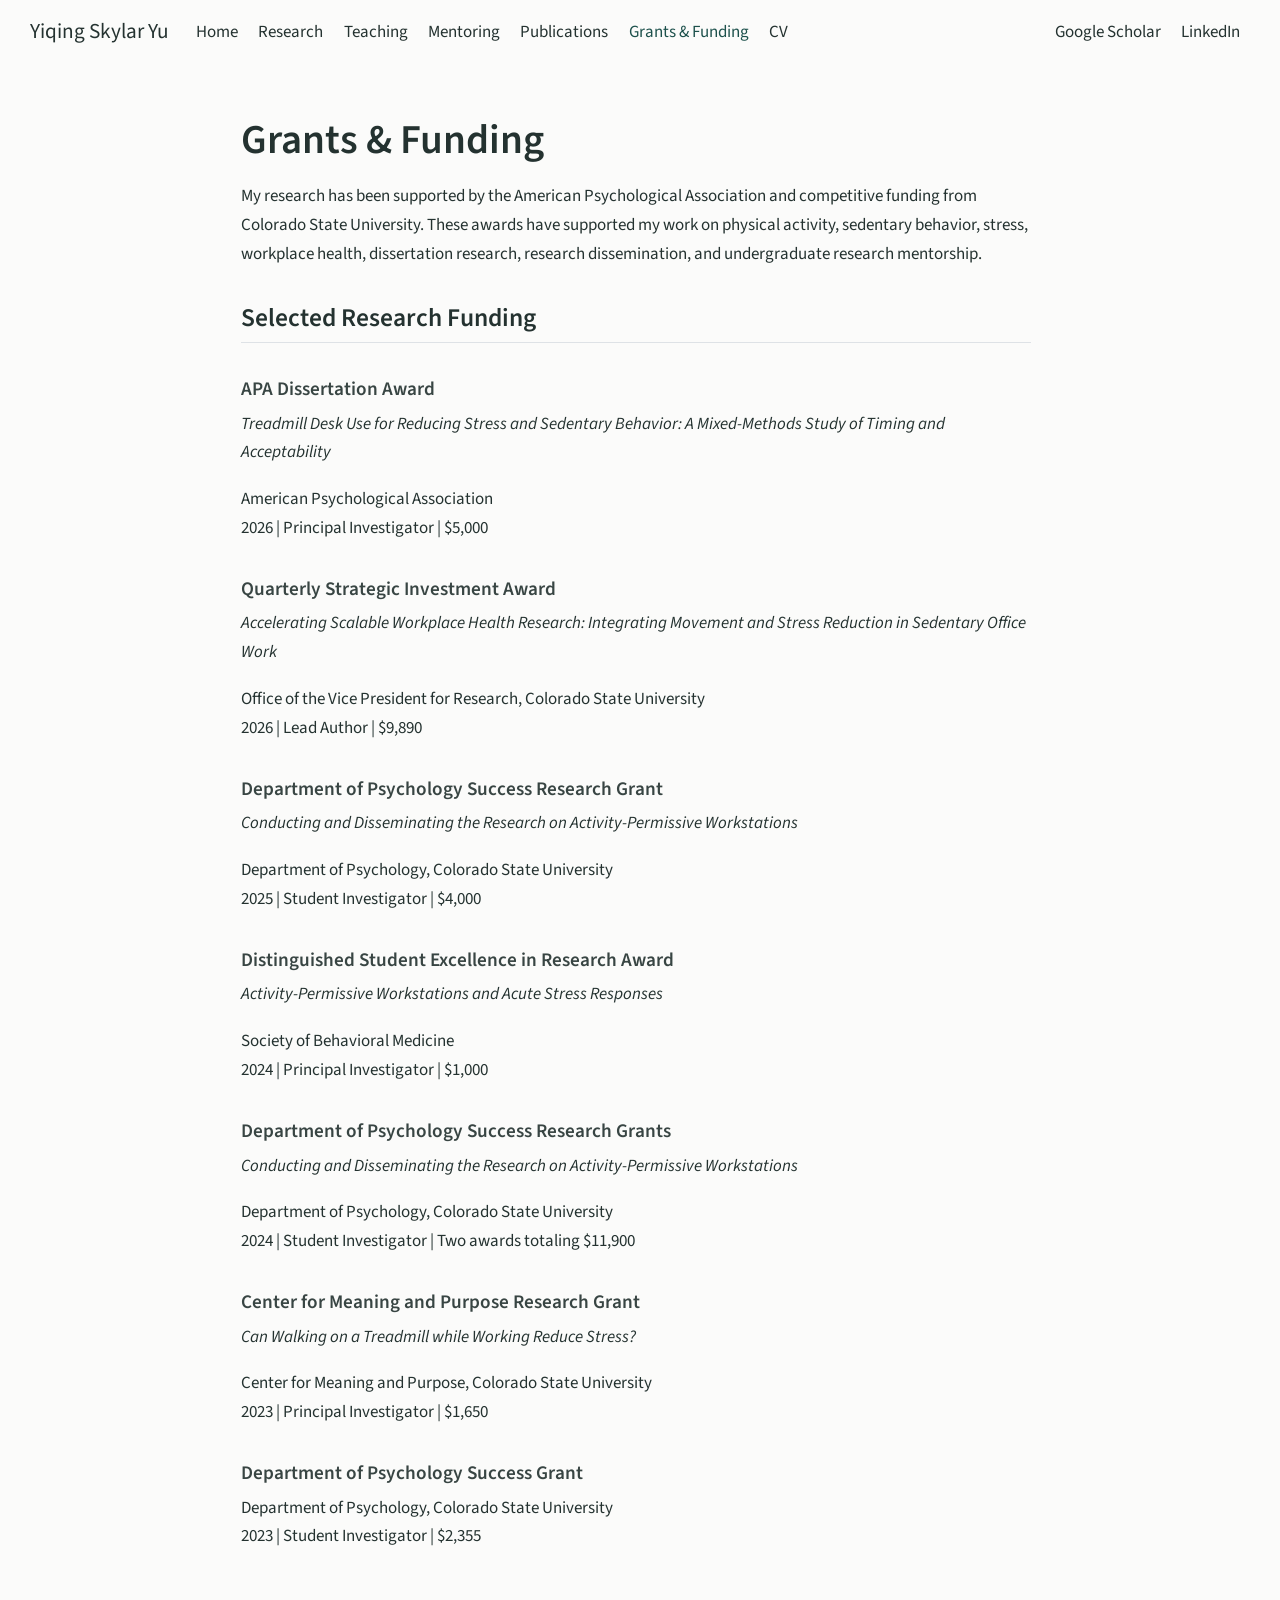
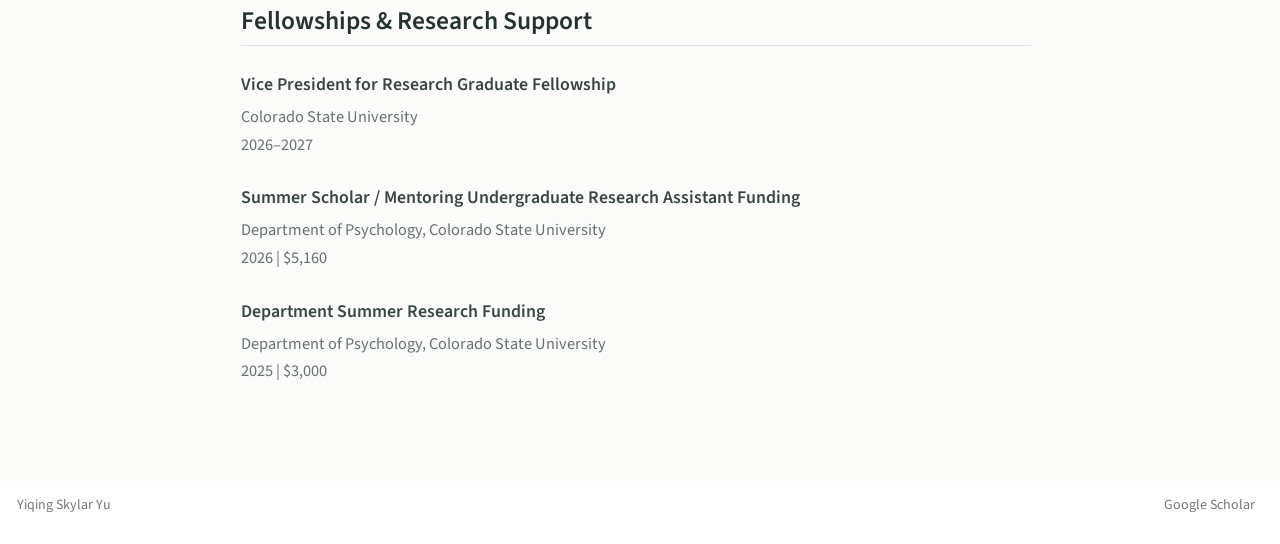
<file: docs/grants.html>
<!DOCTYPE html>
<html xmlns="http://www.w3.org/1999/xhtml" lang="en" xml:lang="en"><head>

<meta charset="utf-8">
<meta name="generator" content="quarto-1.9.38">

<meta name="viewport" content="width=device-width, initial-scale=1.0, user-scalable=yes">

<meta name="author" content="Yiqing Skylar Yu">
<meta name="description" content="Academic website and teaching portfolio for Yiqing Skylar Yu">

<title>Grants &amp; Funding – Yiqing Skylar Yu</title>
<style>
/* Default styles provided by pandoc.
** See https://pandoc.org/MANUAL.html#variables-for-html for config info.
*/
code{white-space: pre-wrap;}
span.smallcaps{font-variant: small-caps;}
div.columns{display: flex; gap: min(4vw, 1.5em);}
div.column{flex: auto; overflow-x: auto;}
div.hanging-indent{margin-left: 1.5em; text-indent: -1.5em;}
ul.task-list{list-style: none;}
ul.task-list li input[type="checkbox"] {
  width: 0.8em;
  margin: 0 0.8em 0.2em -1em; /* quarto-specific, see https://github.com/quarto-dev/quarto-cli/issues/4556 */ 
  vertical-align: middle;
}
</style>


<script src="site_libs/quarto-nav/quarto-nav.js"></script>
<script src="site_libs/quarto-nav/headroom.min.js"></script>
<script src="site_libs/clipboard/clipboard.min.js"></script>
<script src="site_libs/quarto-html/quarto.js" type="module"></script>
<script src="site_libs/quarto-html/tabsets/tabsets.js" type="module"></script>
<script src="site_libs/quarto-html/popper.min.js"></script>
<script src="site_libs/quarto-html/tippy.umd.min.js"></script>
<script src="site_libs/quarto-html/anchor.min.js"></script>
<link href="site_libs/quarto-html/tippy.css" rel="stylesheet">
<link href="site_libs/quarto-html/quarto-syntax-highlighting-15634bcf2e68342d4ad2dfa704d543f6.css" rel="stylesheet" id="quarto-text-highlighting-styles">
<script src="site_libs/bootstrap/bootstrap.min.js"></script>
<link href="site_libs/bootstrap/bootstrap-icons.css" rel="stylesheet">
<link href="site_libs/bootstrap/bootstrap-346337e101949f30c9d2a2307ffdd10b.min.css" rel="stylesheet" append-hash="true" id="quarto-bootstrap" data-mode="light">
<script id="quarto-search-options" type="application/json">{
  "language": {
    "search-no-results-text": "No results",
    "search-matching-documents-text": "matching documents",
    "search-copy-link-title": "Copy link to search",
    "search-hide-matches-text": "Hide additional matches",
    "search-more-match-text": "more match in this document",
    "search-more-matches-text": "more matches in this document",
    "search-clear-button-title": "Clear",
    "search-text-placeholder": "",
    "search-detached-cancel-button-title": "Cancel",
    "search-submit-button-title": "Submit",
    "search-label": "Search"
  }
}</script>


<link rel="stylesheet" href="styles.css">
<link rel="stylesheet" href="pub-listing.css">
<meta property="og:title" content="Grants &amp; Funding – Yiqing Skylar Yu">
<meta property="og:description" content="Academic website and teaching portfolio for Yiqing Skylar Yu">
<meta property="og:site_name" content="Yiqing Skylar Yu">
<meta name="twitter:title" content="Grants &amp; Funding – Yiqing Skylar Yu">
<meta name="twitter:description" content="Academic website and teaching portfolio for Yiqing Skylar Yu">
<meta name="twitter:card" content="summary">
</head>

<body class="nav-fixed fullcontent quarto-light">

<div id="quarto-search-results"></div>
  <header id="quarto-header" class="headroom fixed-top">
    <nav class="navbar navbar-expand-lg " data-bs-theme="dark">
      <div class="navbar-container container-fluid">
      <div class="navbar-brand-container mx-auto">
    <a class="navbar-brand" href="./index.html">
    <span class="navbar-title">Yiqing Skylar Yu</span>
    </a>
  </div>
          <button class="navbar-toggler" type="button" data-bs-toggle="collapse" data-bs-target="#navbarCollapse" aria-controls="navbarCollapse" role="menu" aria-expanded="false" aria-label="Toggle navigation" onclick="if (window.quartoToggleHeadroom) { window.quartoToggleHeadroom(); }">
  <span class="navbar-toggler-icon"></span>
</button>
          <div class="collapse navbar-collapse" id="navbarCollapse">
            <ul class="navbar-nav navbar-nav-scroll me-auto">
  <li class="nav-item">
    <a class="nav-link" href="./index.html"> 
<span class="menu-text">Home</span></a>
  </li>  
  <li class="nav-item">
    <a class="nav-link" href="./research.html"> 
<span class="menu-text">Research</span></a>
  </li>  
  <li class="nav-item">
    <a class="nav-link" href="./teaching.html"> 
<span class="menu-text">Teaching</span></a>
  </li>  
  <li class="nav-item">
    <a class="nav-link" href="./mentoring.html"> 
<span class="menu-text">Mentoring</span></a>
  </li>  
  <li class="nav-item">
    <a class="nav-link" href="./publications.html"> 
<span class="menu-text">Publications</span></a>
  </li>  
  <li class="nav-item">
    <a class="nav-link active" href="./grants.html" aria-current="page"> 
<span class="menu-text">Grants &amp; Funding</span></a>
  </li>  
  <li class="nav-item">
    <a class="nav-link" href="./cv.html"> 
<span class="menu-text">CV</span></a>
  </li>  
</ul>
            <ul class="navbar-nav navbar-nav-scroll ms-auto">
  <li class="nav-item">
    <a class="nav-link" href="https://scholar.google.com/citations?user=3VfeGpEAAAAJ&amp;hl=en&amp;oi=ao" target="_blank"> 
<span class="menu-text">Google Scholar</span></a>
  </li>  
  <li class="nav-item">
    <a class="nav-link" href="https://www.linkedin.com/in/yiqing-skylar-yu-m-s-abd-07b215188" target="_blank"> 
<span class="menu-text">LinkedIn</span></a>
  </li>  
</ul>
          </div> <!-- /navcollapse -->
            <div class="quarto-navbar-tools">
</div>
      </div> <!-- /container-fluid -->
    </nav>
</header>
<!-- content -->
<div id="quarto-content" class="quarto-container page-columns page-rows-contents page-layout-article page-navbar">
<!-- sidebar -->
<!-- margin-sidebar -->
    
<!-- main -->
<main class="content" id="quarto-document-content">

<header id="title-block-header" class="quarto-title-block default">
<div class="quarto-title">
<h1 class="title">Grants &amp; Funding</h1>
</div>



<div class="quarto-title-meta">

    
  
    
  </div>
  


</header>


<p>My research has been supported by the American Psychological Association and competitive funding from Colorado State University. These awards have supported my work on physical activity, sedentary behavior, stress, workplace health, dissertation research, research dissemination, and undergraduate research mentorship.</p>
<section id="selected-research-funding" class="level2">
<h2 class="anchored" data-anchor-id="selected-research-funding">Selected Research Funding</h2>
<section id="apa-dissertation-award" class="level3">
<h3 class="anchored" data-anchor-id="apa-dissertation-award">APA Dissertation Award</h3>
<p><em>Treadmill Desk Use for Reducing Stress and Sedentary Behavior: A Mixed-Methods Study of Timing and Acceptability</em></p>
<p>American Psychological Association<br>
2026 | Principal Investigator | $5,000</p>
</section>
<section id="quarterly-strategic-investment-award" class="level3">
<h3 class="anchored" data-anchor-id="quarterly-strategic-investment-award">Quarterly Strategic Investment Award</h3>
<p><em>Accelerating Scalable Workplace Health Research: Integrating Movement and Stress Reduction in Sedentary Office Work</em></p>
<p>Office of the Vice President for Research, Colorado State University<br>
2026 | Lead Author | $9,890</p>
</section>
<section id="department-of-psychology-success-research-grant" class="level3">
<h3 class="anchored" data-anchor-id="department-of-psychology-success-research-grant">Department of Psychology Success Research Grant</h3>
<p><em>Conducting and Disseminating the Research on Activity-Permissive Workstations</em></p>
<p>Department of Psychology, Colorado State University<br>
2025 | Student Investigator | $4,000</p>
</section>
<section id="distinguished-student-excellence-in-research-award" class="level3">
<h3 class="anchored" data-anchor-id="distinguished-student-excellence-in-research-award">Distinguished Student Excellence in Research Award</h3>
<p><em>Activity-Permissive Workstations and Acute Stress Responses</em></p>
<p>Society of Behavioral Medicine<br>
2024 | Principal Investigator | $1,000</p>
</section>
<section id="department-of-psychology-success-research-grants" class="level3">
<h3 class="anchored" data-anchor-id="department-of-psychology-success-research-grants">Department of Psychology Success Research Grants</h3>
<p><em>Conducting and Disseminating the Research on Activity-Permissive Workstations</em></p>
<p>Department of Psychology, Colorado State University<br>
2024 | Student Investigator | Two awards totaling $11,900</p>
</section>
<section id="center-for-meaning-and-purpose-research-grant" class="level3">
<h3 class="anchored" data-anchor-id="center-for-meaning-and-purpose-research-grant">Center for Meaning and Purpose Research Grant</h3>
<p><em>Can Walking on a Treadmill while Working Reduce Stress?</em></p>
<p>Center for Meaning and Purpose, Colorado State University<br>
2023 | Principal Investigator | $1,650</p>
</section>
<section id="department-of-psychology-success-grant" class="level3">
<h3 class="anchored" data-anchor-id="department-of-psychology-success-grant">Department of Psychology Success Grant</h3>
<p>Department of Psychology, Colorado State University<br>
2023 | Student Investigator | $2,355</p>
</section>
</section>
<section id="fellowships-research-support" class="level2">
<h2 class="anchored" data-anchor-id="fellowships-research-support">Fellowships &amp; Research Support</h2>
<div class="research-support">
<section id="vice-president-for-research-graduate-fellowship" class="level3">
<h3 class="anchored" data-anchor-id="vice-president-for-research-graduate-fellowship">Vice President for Research Graduate Fellowship</h3>
<p>Colorado State University<br>
2026–2027</p>
</section>
<section id="summer-scholar-mentoring-undergraduate-research-assistant-funding" class="level3">
<h3 class="anchored" data-anchor-id="summer-scholar-mentoring-undergraduate-research-assistant-funding">Summer Scholar / Mentoring Undergraduate Research Assistant Funding</h3>
<p>Department of Psychology, Colorado State University<br>
2026 | $5,160</p>
</section>
<section id="department-summer-research-funding" class="level3">
<h3 class="anchored" data-anchor-id="department-summer-research-funding">Department Summer Research Funding</h3>
<p>Department of Psychology, Colorado State University<br>
2025 | $3,000</p>
</section>
</div>


</section>

</main> <!-- /main -->
<script id="quarto-html-after-body" type="application/javascript">
  window.document.addEventListener("DOMContentLoaded", function (event) {
    const icon = "";
    const anchorJS = new window.AnchorJS();
    anchorJS.options = {
      placement: 'right',
      icon: icon
    };
    anchorJS.add('.anchored');
    const isCodeAnnotation = (el) => {
      for (const clz of el.classList) {
        if (clz.startsWith('code-annotation-')) {                     
          return true;
        }
      }
      return false;
    }
    const onCopySuccess = function(e) {
      // button target
      const button = e.trigger;
      // don't keep focus
      button.blur();
      // flash "checked"
      button.classList.add('code-copy-button-checked');
      var currentTitle = button.getAttribute("title");
      button.setAttribute("title", "Copied!");
      let tooltip;
      if (window.bootstrap) {
        button.setAttribute("data-bs-toggle", "tooltip");
        button.setAttribute("data-bs-placement", "left");
        button.setAttribute("data-bs-title", "Copied!");
        tooltip = new bootstrap.Tooltip(button, 
          { trigger: "manual", 
            customClass: "code-copy-button-tooltip",
            offset: [0, -8]});
        tooltip.show();    
      }
      setTimeout(function() {
        if (tooltip) {
          tooltip.hide();
          button.removeAttribute("data-bs-title");
          button.removeAttribute("data-bs-toggle");
          button.removeAttribute("data-bs-placement");
        }
        button.setAttribute("title", currentTitle);
        button.classList.remove('code-copy-button-checked');
      }, 1000);
      // clear code selection
      e.clearSelection();
    }
    const getTextToCopy = function(trigger) {
      const outerScaffold = trigger.parentElement.cloneNode(true);
      const codeEl = outerScaffold.querySelector('code');
      for (const childEl of codeEl.children) {
        if (isCodeAnnotation(childEl)) {
          childEl.remove();
        }
      }
      return codeEl.innerText;
    }
    const clipboard = new window.ClipboardJS('.code-copy-button:not([data-in-quarto-modal])', {
      text: getTextToCopy
    });
    clipboard.on('success', onCopySuccess);
    if (window.document.getElementById('quarto-embedded-source-code-modal')) {
      const clipboardModal = new window.ClipboardJS('.code-copy-button[data-in-quarto-modal]', {
        text: getTextToCopy,
        container: window.document.getElementById('quarto-embedded-source-code-modal')
      });
      clipboardModal.on('success', onCopySuccess);
    }
      var localhostRegex = new RegExp(/^(?:http|https):\/\/localhost\:?[0-9]*\//);
      var mailtoRegex = new RegExp(/^mailto:/);
        var filterRegex = new RegExp('/' + window.location.host + '/');
      var isInternal = (href) => {
          return filterRegex.test(href) || localhostRegex.test(href) || mailtoRegex.test(href);
      }
      // Inspect non-navigation links and adorn them if external
     var links = window.document.querySelectorAll('a[href]:not(.nav-link):not(.navbar-brand):not(.toc-action):not(.sidebar-link):not(.sidebar-item-toggle):not(.pagination-link):not(.no-external):not([aria-hidden]):not(.dropdown-item):not(.quarto-navigation-tool):not(.about-link)');
      for (var i=0; i<links.length; i++) {
        const link = links[i];
        if (!isInternal(link.href)) {
          // undo the damage that might have been done by quarto-nav.js in the case of
          // links that we want to consider external
          if (link.dataset.originalHref !== undefined) {
            link.href = link.dataset.originalHref;
          }
            // target, if specified
            link.setAttribute("target", "_blank");
            if (link.getAttribute("rel") === null) {
              link.setAttribute("rel", "noopener");
            }
        }
      }
    function tippyHover(el, contentFn, onTriggerFn, onUntriggerFn) {
      const config = {
        allowHTML: true,
        maxWidth: 500,
        delay: 100,
        arrow: false,
        appendTo: function(el) {
            return el.parentElement;
        },
        interactive: true,
        interactiveBorder: 10,
        theme: 'quarto',
        placement: 'bottom-start',
      };
      if (contentFn) {
        config.content = contentFn;
      }
      if (onTriggerFn) {
        config.onTrigger = onTriggerFn;
      }
      if (onUntriggerFn) {
        config.onUntrigger = onUntriggerFn;
      }
      window.tippy(el, config); 
    }
    const noterefs = window.document.querySelectorAll('a[role="doc-noteref"]');
    for (var i=0; i<noterefs.length; i++) {
      const ref = noterefs[i];
      tippyHover(ref, function() {
        // use id or data attribute instead here
        let href = ref.getAttribute('data-footnote-href') || ref.getAttribute('href');
        try { href = new URL(href).hash; } catch {}
        const id = href.replace(/^#\/?/, "");
        const note = window.document.getElementById(id);
        if (note) {
          return note.innerHTML;
        } else {
          return "";
        }
      });
    }
    const xrefs = window.document.querySelectorAll('a.quarto-xref');
    const processXRef = (id, note) => {
      // Strip column container classes
      const stripColumnClz = (el) => {
        el.classList.remove("page-full", "page-columns");
        if (el.children) {
          for (const child of el.children) {
            stripColumnClz(child);
          }
        }
      }
      stripColumnClz(note)
      if (id === null || id.startsWith('sec-')) {
        // Special case sections, only their first couple elements
        const container = document.createElement("div");
        if (note.children && note.children.length > 2) {
          container.appendChild(note.children[0].cloneNode(true));
          for (let i = 1; i < note.children.length; i++) {
            const child = note.children[i];
            if (child.tagName === "P" && child.innerText === "") {
              continue;
            } else {
              container.appendChild(child.cloneNode(true));
              break;
            }
          }
          if (window.Quarto?.typesetMath) {
            window.Quarto.typesetMath(container);
          }
          return container.innerHTML
        } else {
          if (window.Quarto?.typesetMath) {
            window.Quarto.typesetMath(note);
          }
          return note.innerHTML;
        }
      } else {
        // Remove any anchor links if they are present
        const anchorLink = note.querySelector('a.anchorjs-link');
        if (anchorLink) {
          anchorLink.remove();
        }
        if (window.Quarto?.typesetMath) {
          window.Quarto.typesetMath(note);
        }
        if (note.classList.contains("callout")) {
          return note.outerHTML;
        } else {
          return note.innerHTML;
        }
      }
    }
    for (var i=0; i<xrefs.length; i++) {
      const xref = xrefs[i];
      tippyHover(xref, undefined, function(instance) {
        instance.disable();
        let url = xref.getAttribute('href');
        let hash = undefined; 
        if (url.startsWith('#')) {
          hash = url;
        } else {
          try { hash = new URL(url).hash; } catch {}
        }
        if (hash) {
          const id = hash.replace(/^#\/?/, "");
          const note = window.document.getElementById(id);
          if (note !== null) {
            try {
              const html = processXRef(id, note.cloneNode(true));
              instance.setContent(html);
            } finally {
              instance.enable();
              instance.show();
            }
          } else {
            // See if we can fetch this
            fetch(url.split('#')[0])
            .then(res => res.text())
            .then(html => {
              const parser = new DOMParser();
              const htmlDoc = parser.parseFromString(html, "text/html");
              const note = htmlDoc.getElementById(id);
              if (note !== null) {
                const html = processXRef(id, note);
                instance.setContent(html);
              } 
            }).finally(() => {
              instance.enable();
              instance.show();
            });
          }
        } else {
          // See if we can fetch a full url (with no hash to target)
          // This is a special case and we should probably do some content thinning / targeting
          fetch(url)
          .then(res => res.text())
          .then(html => {
            const parser = new DOMParser();
            const htmlDoc = parser.parseFromString(html, "text/html");
            const note = htmlDoc.querySelector('main.content');
            if (note !== null) {
              // This should only happen for chapter cross references
              // (since there is no id in the URL)
              // remove the first header
              if (note.children.length > 0 && note.children[0].tagName === "HEADER") {
                note.children[0].remove();
              }
              const html = processXRef(null, note);
              instance.setContent(html);
            } 
          }).finally(() => {
            instance.enable();
            instance.show();
          });
        }
      }, function(instance) {
      });
    }
        let selectedAnnoteEl;
        const selectorForAnnotation = ( cell, annotation) => {
          let cellAttr = 'data-code-cell="' + cell + '"';
          let lineAttr = 'data-code-annotation="' +  annotation + '"';
          const selector = 'span[' + cellAttr + '][' + lineAttr + ']';
          return selector;
        }
        const selectCodeLines = (annoteEl) => {
          const doc = window.document;
          const targetCell = annoteEl.getAttribute("data-target-cell");
          const targetAnnotation = annoteEl.getAttribute("data-target-annotation");
          const annoteSpan = window.document.querySelector(selectorForAnnotation(targetCell, targetAnnotation));
          const lines = annoteSpan.getAttribute("data-code-lines").split(",");
          const lineIds = lines.map((line) => {
            return targetCell + "-" + line;
          })
          let top = null;
          let height = null;
          let parent = null;
          if (lineIds.length > 0) {
              //compute the position of the single el (top and bottom and make a div)
              const el = window.document.getElementById(lineIds[0]);
              top = el.offsetTop;
              height = el.offsetHeight;
              parent = el.parentElement.parentElement;
            if (lineIds.length > 1) {
              const lastEl = window.document.getElementById(lineIds[lineIds.length - 1]);
              const bottom = lastEl.offsetTop + lastEl.offsetHeight;
              height = bottom - top;
            }
            if (top !== null && height !== null && parent !== null) {
              // cook up a div (if necessary) and position it 
              let div = window.document.getElementById("code-annotation-line-highlight");
              if (div === null) {
                div = window.document.createElement("div");
                div.setAttribute("id", "code-annotation-line-highlight");
                div.style.position = 'absolute';
                parent.appendChild(div);
              }
              div.style.top = top - 2 + "px";
              div.style.height = height + 4 + "px";
              div.style.left = 0;
              let gutterDiv = window.document.getElementById("code-annotation-line-highlight-gutter");
              if (gutterDiv === null) {
                gutterDiv = window.document.createElement("div");
                gutterDiv.setAttribute("id", "code-annotation-line-highlight-gutter");
                gutterDiv.style.position = 'absolute';
                const codeCell = window.document.getElementById(targetCell);
                const gutter = codeCell.querySelector('.code-annotation-gutter');
                gutter.appendChild(gutterDiv);
              }
              gutterDiv.style.top = top - 2 + "px";
              gutterDiv.style.height = height + 4 + "px";
            }
            selectedAnnoteEl = annoteEl;
          }
        };
        const unselectCodeLines = () => {
          const elementsIds = ["code-annotation-line-highlight", "code-annotation-line-highlight-gutter"];
          elementsIds.forEach((elId) => {
            const div = window.document.getElementById(elId);
            if (div) {
              div.remove();
            }
          });
          selectedAnnoteEl = undefined;
        };
          // Handle positioning of the toggle
      window.addEventListener(
        "resize",
        throttle(() => {
          elRect = undefined;
          if (selectedAnnoteEl) {
            selectCodeLines(selectedAnnoteEl);
          }
        }, 10)
      );
      function throttle(fn, ms) {
      let throttle = false;
      let timer;
        return (...args) => {
          if(!throttle) { // first call gets through
              fn.apply(this, args);
              throttle = true;
          } else { // all the others get throttled
              if(timer) clearTimeout(timer); // cancel #2
              timer = setTimeout(() => {
                fn.apply(this, args);
                timer = throttle = false;
              }, ms);
          }
        };
      }
        // Attach click handler to the DT
        const annoteDls = window.document.querySelectorAll('dt[data-target-cell]');
        for (const annoteDlNode of annoteDls) {
          annoteDlNode.addEventListener('click', (event) => {
            const clickedEl = event.target;
            if (clickedEl !== selectedAnnoteEl) {
              unselectCodeLines();
              const activeEl = window.document.querySelector('dt[data-target-cell].code-annotation-active');
              if (activeEl) {
                activeEl.classList.remove('code-annotation-active');
              }
              selectCodeLines(clickedEl);
              clickedEl.classList.add('code-annotation-active');
            } else {
              // Unselect the line
              unselectCodeLines();
              clickedEl.classList.remove('code-annotation-active');
            }
          });
        }
    const findCites = (el) => {
      const parentEl = el.parentElement;
      if (parentEl) {
        const cites = parentEl.dataset.cites;
        if (cites) {
          return {
            el,
            cites: cites.split(' ')
          };
        } else {
          return findCites(el.parentElement)
        }
      } else {
        return undefined;
      }
    };
    var bibliorefs = window.document.querySelectorAll('a[role="doc-biblioref"]');
    for (var i=0; i<bibliorefs.length; i++) {
      const ref = bibliorefs[i];
      const citeInfo = findCites(ref);
      if (citeInfo) {
        tippyHover(citeInfo.el, function() {
          var popup = window.document.createElement('div');
          citeInfo.cites.forEach(function(cite) {
            var citeDiv = window.document.createElement('div');
            citeDiv.classList.add('hanging-indent');
            citeDiv.classList.add('csl-entry');
            var biblioDiv = window.document.getElementById('ref-' + cite);
            if (biblioDiv) {
              citeDiv.innerHTML = biblioDiv.innerHTML;
            }
            popup.appendChild(citeDiv);
          });
          return popup.innerHTML;
        });
      }
    }
  });
  </script>
</div> <!-- /content -->
<footer class="footer">
  <div class="nav-footer">
    <div class="nav-footer-left">
<p>Yiqing Skylar Yu</p>
</div>   
    <div class="nav-footer-center">
      &nbsp;
    </div>
    <div class="nav-footer-right">
      <ul class="footer-items list-unstyled">
    <li class="nav-item">
    <a class="nav-link" href="https://scholar.google.com/citations?user=3VfeGpEAAAAJ&amp;hl=en&amp;oi=ao" target="_blank">
<p>Google Scholar</p>
</a>
  </li>  
</ul>
    </div>
  </div>
</footer>




</body></html>
</file>
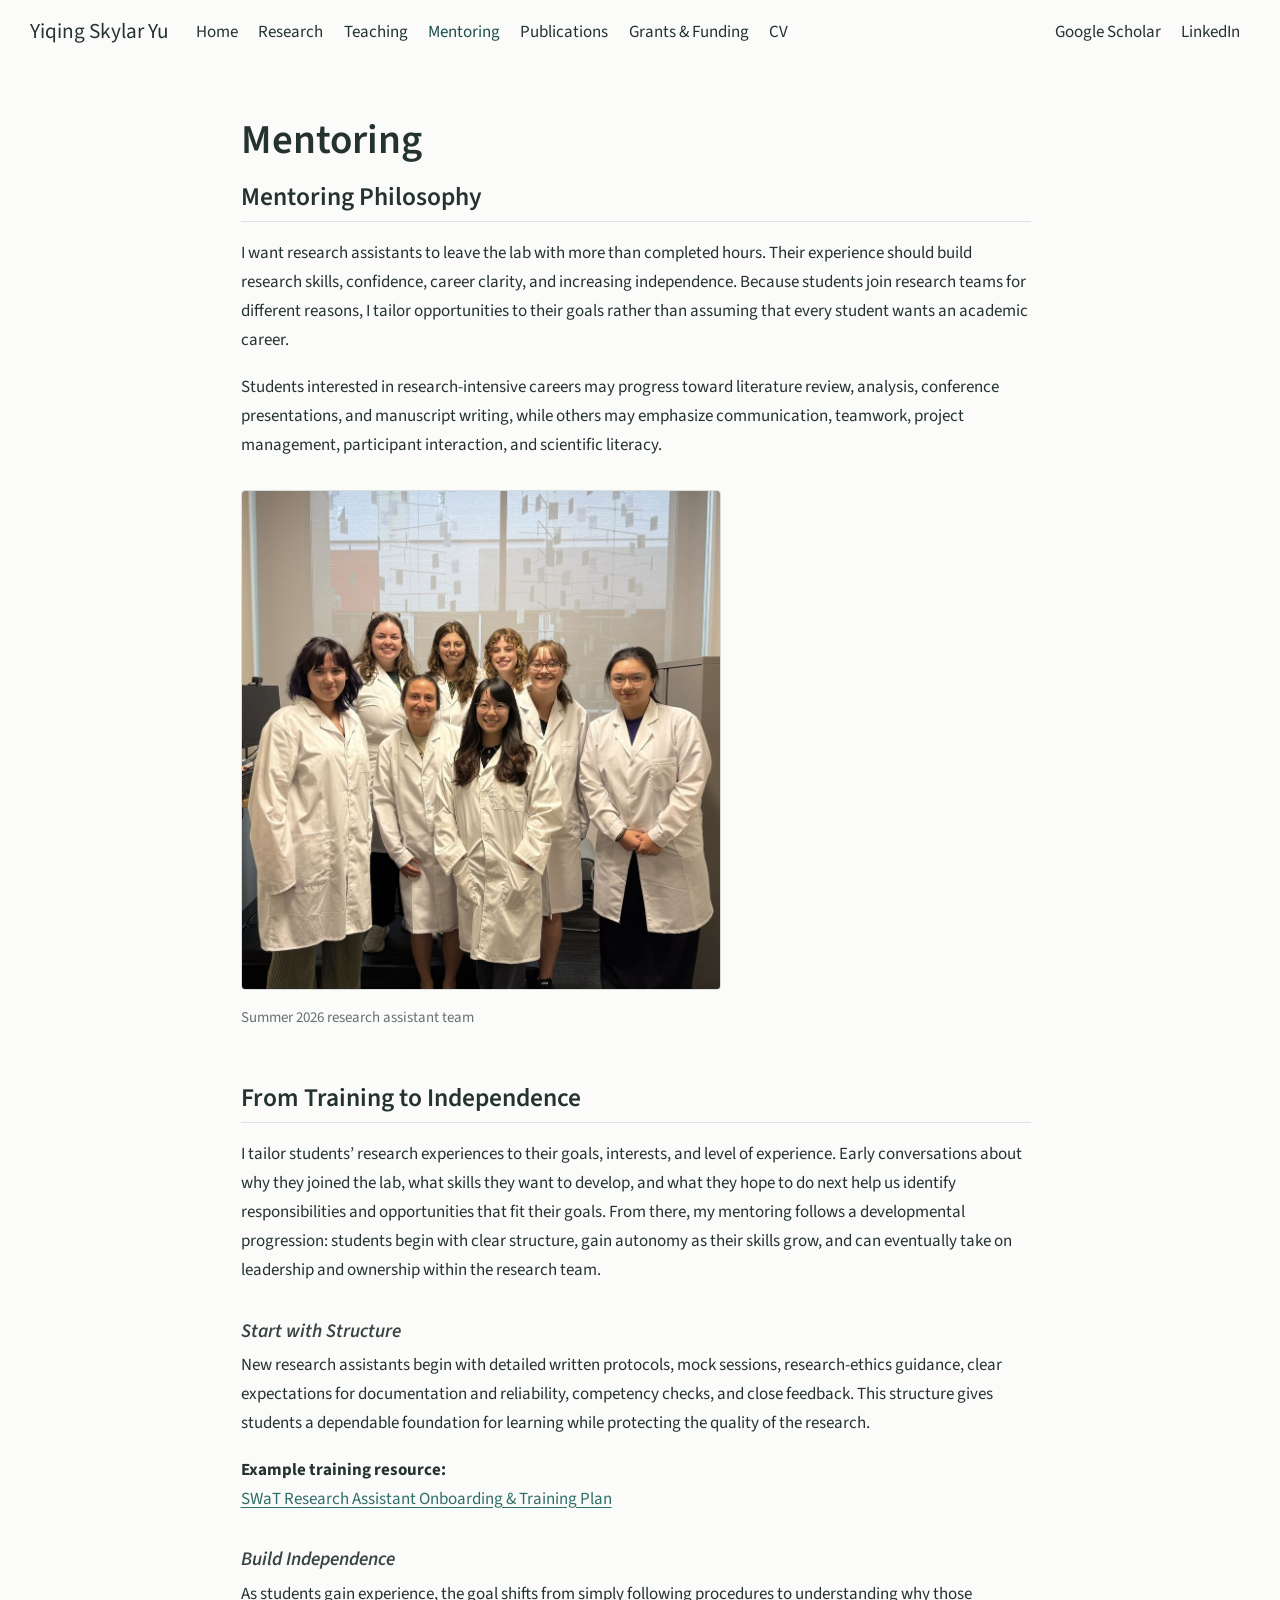
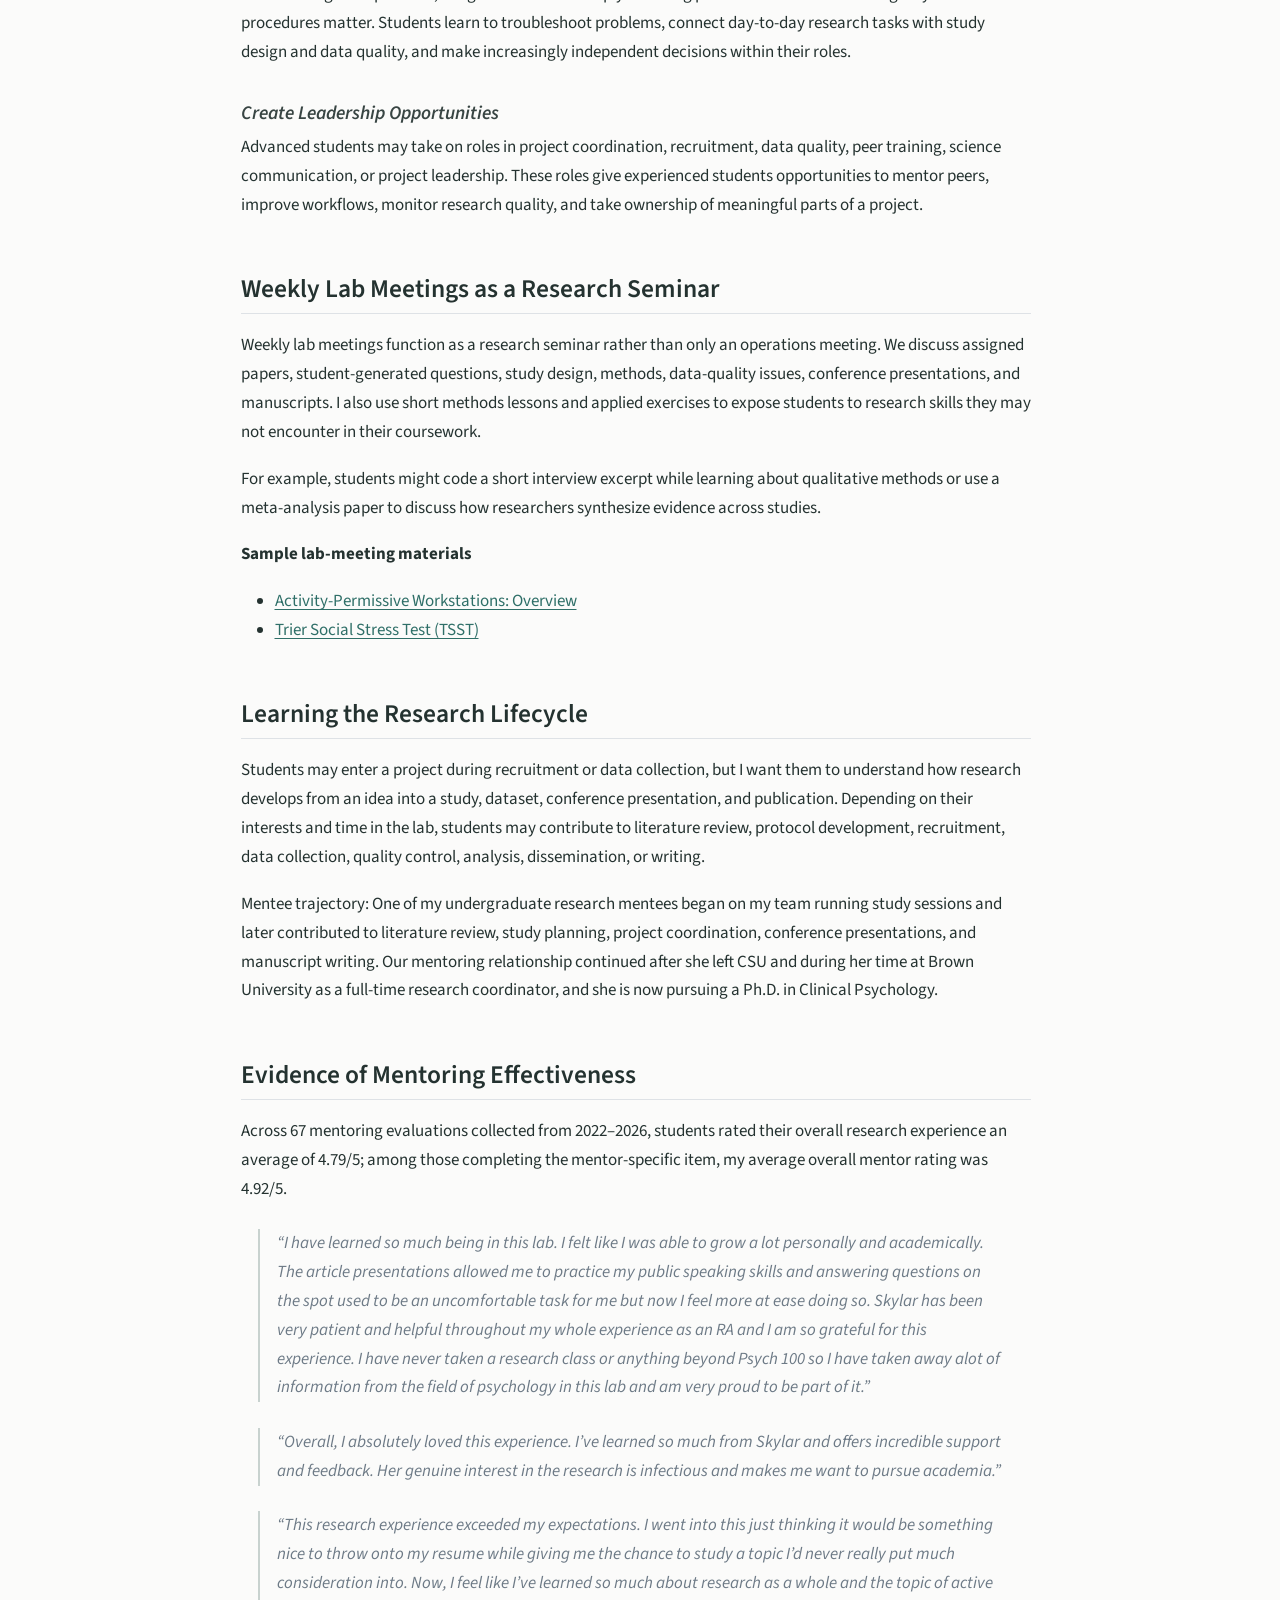
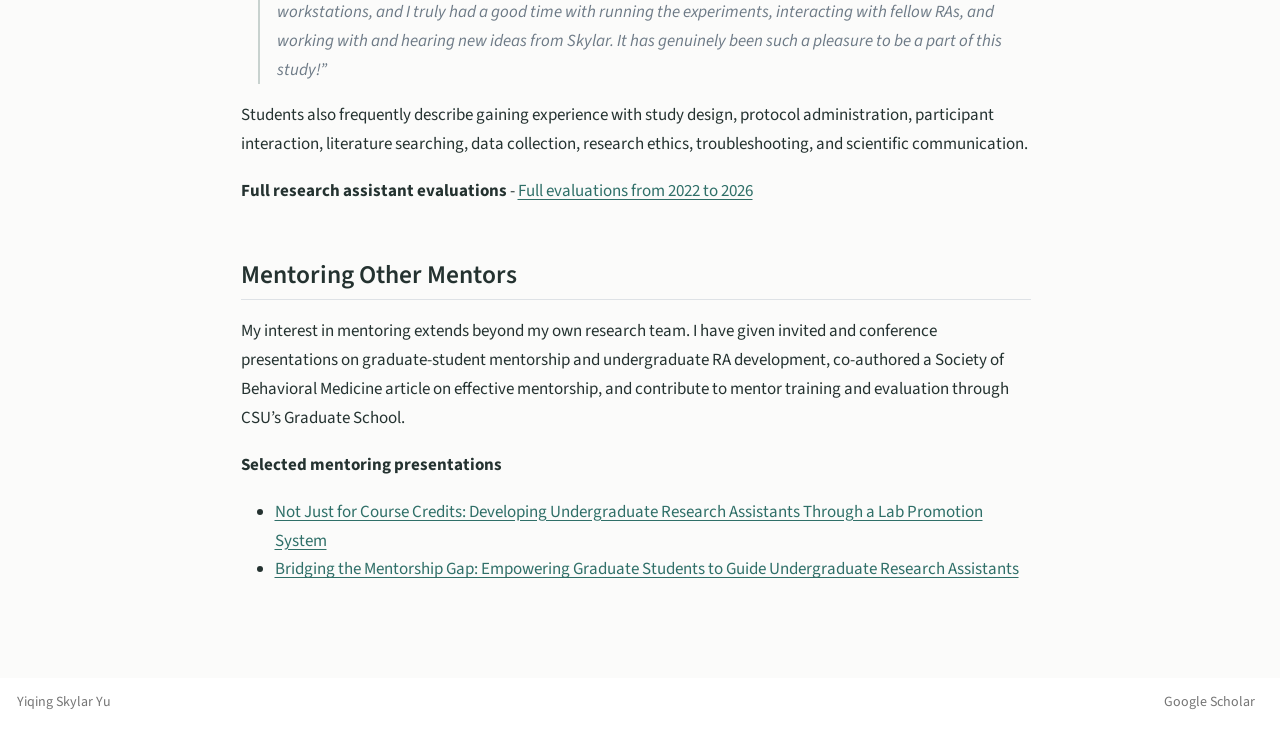
<file: docs/mentoring.html>
<!DOCTYPE html>
<html xmlns="http://www.w3.org/1999/xhtml" lang="en" xml:lang="en"><head>

<meta charset="utf-8">
<meta name="generator" content="quarto-1.9.38">

<meta name="viewport" content="width=device-width, initial-scale=1.0, user-scalable=yes">

<meta name="author" content="Yiqing Skylar Yu">
<meta name="description" content="Academic website and teaching portfolio for Yiqing Skylar Yu">

<title>Mentoring – Yiqing Skylar Yu</title>
<style>
/* Default styles provided by pandoc.
** See https://pandoc.org/MANUAL.html#variables-for-html for config info.
*/
code{white-space: pre-wrap;}
span.smallcaps{font-variant: small-caps;}
div.columns{display: flex; gap: min(4vw, 1.5em);}
div.column{flex: auto; overflow-x: auto;}
div.hanging-indent{margin-left: 1.5em; text-indent: -1.5em;}
ul.task-list{list-style: none;}
ul.task-list li input[type="checkbox"] {
  width: 0.8em;
  margin: 0 0.8em 0.2em -1em; /* quarto-specific, see https://github.com/quarto-dev/quarto-cli/issues/4556 */ 
  vertical-align: middle;
}
</style>


<script src="site_libs/quarto-nav/quarto-nav.js"></script>
<script src="site_libs/quarto-nav/headroom.min.js"></script>
<script src="site_libs/clipboard/clipboard.min.js"></script>
<script src="site_libs/quarto-html/quarto.js" type="module"></script>
<script src="site_libs/quarto-html/tabsets/tabsets.js" type="module"></script>
<script src="site_libs/quarto-html/popper.min.js"></script>
<script src="site_libs/quarto-html/tippy.umd.min.js"></script>
<script src="site_libs/quarto-html/anchor.min.js"></script>
<link href="site_libs/quarto-html/tippy.css" rel="stylesheet">
<link href="site_libs/quarto-html/quarto-syntax-highlighting-15634bcf2e68342d4ad2dfa704d543f6.css" rel="stylesheet" id="quarto-text-highlighting-styles">
<script src="site_libs/bootstrap/bootstrap.min.js"></script>
<link href="site_libs/bootstrap/bootstrap-icons.css" rel="stylesheet">
<link href="site_libs/bootstrap/bootstrap-346337e101949f30c9d2a2307ffdd10b.min.css" rel="stylesheet" append-hash="true" id="quarto-bootstrap" data-mode="light">
<script id="quarto-search-options" type="application/json">{
  "language": {
    "search-no-results-text": "No results",
    "search-matching-documents-text": "matching documents",
    "search-copy-link-title": "Copy link to search",
    "search-hide-matches-text": "Hide additional matches",
    "search-more-match-text": "more match in this document",
    "search-more-matches-text": "more matches in this document",
    "search-clear-button-title": "Clear",
    "search-text-placeholder": "",
    "search-detached-cancel-button-title": "Cancel",
    "search-submit-button-title": "Submit",
    "search-label": "Search"
  }
}</script>


<link rel="stylesheet" href="styles.css">
<link rel="stylesheet" href="pub-listing.css">
<meta property="og:title" content="Mentoring – Yiqing Skylar Yu">
<meta property="og:description" content="Academic website and teaching portfolio for Yiqing Skylar Yu">
<meta property="og:image" content="images/Summer 2026 lab photo.jpg">
<meta property="og:site_name" content="Yiqing Skylar Yu">
<meta property="og:image:alt" content="Skylar Yu with the Summer 2026 research assistant team in the laboratory">
<meta name="twitter:title" content="Mentoring – Yiqing Skylar Yu">
<meta name="twitter:description" content="Academic website and teaching portfolio for Yiqing Skylar Yu">
<meta name="twitter:image" content="images/Summer 2026 lab photo.jpg">
<meta name="twitter:image:alt" content="Skylar Yu with the Summer 2026 research assistant team in the laboratory">
<meta name="twitter:card" content="summary_large_image">
</head>

<body class="nav-fixed fullcontent quarto-light">

<div id="quarto-search-results"></div>
  <header id="quarto-header" class="headroom fixed-top">
    <nav class="navbar navbar-expand-lg " data-bs-theme="dark">
      <div class="navbar-container container-fluid">
      <div class="navbar-brand-container mx-auto">
    <a class="navbar-brand" href="./index.html">
    <span class="navbar-title">Yiqing Skylar Yu</span>
    </a>
  </div>
          <button class="navbar-toggler" type="button" data-bs-toggle="collapse" data-bs-target="#navbarCollapse" aria-controls="navbarCollapse" role="menu" aria-expanded="false" aria-label="Toggle navigation" onclick="if (window.quartoToggleHeadroom) { window.quartoToggleHeadroom(); }">
  <span class="navbar-toggler-icon"></span>
</button>
          <div class="collapse navbar-collapse" id="navbarCollapse">
            <ul class="navbar-nav navbar-nav-scroll me-auto">
  <li class="nav-item">
    <a class="nav-link" href="./index.html"> 
<span class="menu-text">Home</span></a>
  </li>  
  <li class="nav-item">
    <a class="nav-link" href="./research.html"> 
<span class="menu-text">Research</span></a>
  </li>  
  <li class="nav-item">
    <a class="nav-link" href="./teaching.html"> 
<span class="menu-text">Teaching</span></a>
  </li>  
  <li class="nav-item">
    <a class="nav-link active" href="./mentoring.html" aria-current="page"> 
<span class="menu-text">Mentoring</span></a>
  </li>  
  <li class="nav-item">
    <a class="nav-link" href="./publications.html"> 
<span class="menu-text">Publications</span></a>
  </li>  
  <li class="nav-item">
    <a class="nav-link" href="./grants.html"> 
<span class="menu-text">Grants &amp; Funding</span></a>
  </li>  
  <li class="nav-item">
    <a class="nav-link" href="./cv.html"> 
<span class="menu-text">CV</span></a>
  </li>  
</ul>
            <ul class="navbar-nav navbar-nav-scroll ms-auto">
  <li class="nav-item">
    <a class="nav-link" href="https://scholar.google.com/citations?user=3VfeGpEAAAAJ&amp;hl=en&amp;oi=ao" target="_blank"> 
<span class="menu-text">Google Scholar</span></a>
  </li>  
  <li class="nav-item">
    <a class="nav-link" href="https://www.linkedin.com/in/yiqing-skylar-yu-m-s-abd-07b215188" target="_blank"> 
<span class="menu-text">LinkedIn</span></a>
  </li>  
</ul>
          </div> <!-- /navcollapse -->
            <div class="quarto-navbar-tools">
</div>
      </div> <!-- /container-fluid -->
    </nav>
</header>
<!-- content -->
<div id="quarto-content" class="quarto-container page-columns page-rows-contents page-layout-article page-navbar">
<!-- sidebar -->
<!-- margin-sidebar -->
    
<!-- main -->
<main class="content" id="quarto-document-content">

<header id="title-block-header" class="quarto-title-block default">
<div class="quarto-title">
<h1 class="title">Mentoring</h1>
</div>



<div class="quarto-title-meta">

    
  
    
  </div>
  


</header>


<section id="mentoring-philosophy" class="level2">
<h2 class="anchored" data-anchor-id="mentoring-philosophy">Mentoring Philosophy</h2>
<p>I want research assistants to leave the lab with more than completed hours. Their experience should build research skills, confidence, career clarity, and increasing independence. Because students join research teams for different reasons, I tailor opportunities to their goals rather than assuming that every student wants an academic career.</p>
<p>Students interested in research-intensive careers may progress toward literature review, analysis, conference presentations, and manuscript writing, while others may emphasize communication, teamwork, project management, participant interaction, and scientific literacy.</p>
<div class="mentoring-photo">
<p><img src="images/Summer 2026 lab photo.jpg" class="mentoring-lab-photo img-fluid" alt="Skylar Yu with the Summer 2026 research assistant team in the laboratory"></p>
<p class="photo-caption">
Summer 2026 research assistant team
</p>
</div>
</section>
<section id="from-training-to-independence" class="level2">
<h2 class="anchored" data-anchor-id="from-training-to-independence">From Training to Independence</h2>
<p>I tailor students’ research experiences to their goals, interests, and level of experience. Early conversations about why they joined the lab, what skills they want to develop, and what they hope to do next help us identify responsibilities and opportunities that fit their goals. From there, my mentoring follows a developmental progression: students begin with clear structure, gain autonomy as their skills grow, and can eventually take on leadership and ownership within the research team.</p>
<section id="start-with-structure" class="level3">
<h3 class="anchored" data-anchor-id="start-with-structure"><em>Start with Structure</em></h3>
<p>New research assistants begin with detailed written protocols, mock sessions, research-ethics guidance, clear expectations for documentation and reliability, competency checks, and close feedback. This structure gives students a dependable foundation for learning while protecting the quality of the research.</p>
<p><strong>Example training resource:</strong><br>
<a href="files/teaching-materials/SWaT_URA_Onboarding_and_Training_Plan.pdf" target="_blank">SWaT Research Assistant Onboarding &amp; Training Plan</a></p>
</section>
<section id="build-independence" class="level3">
<h3 class="anchored" data-anchor-id="build-independence"><em>Build Independence</em></h3>
<p>As students gain experience, the goal shifts from simply following procedures to understanding why those procedures matter. Students learn to troubleshoot problems, connect day-to-day research tasks with study design and data quality, and make increasingly independent decisions within their roles.</p>
</section>
<section id="create-leadership-opportunities" class="level3">
<h3 class="anchored" data-anchor-id="create-leadership-opportunities"><em>Create Leadership Opportunities</em></h3>
<p>Advanced students may take on roles in project coordination, recruitment, data quality, peer training, science communication, or project leadership. These roles give experienced students opportunities to mentor peers, improve workflows, monitor research quality, and take ownership of meaningful parts of a project.</p>
</section>
</section>
<section id="weekly-lab-meetings-as-a-research-seminar" class="level2">
<h2 class="anchored" data-anchor-id="weekly-lab-meetings-as-a-research-seminar">Weekly Lab Meetings as a Research Seminar</h2>
<p>Weekly lab meetings function as a research seminar rather than only an operations meeting. We discuss assigned papers, student-generated questions, study design, methods, data-quality issues, conference presentations, and manuscripts. I also use short methods lessons and applied exercises to expose students to research skills they may not encounter in their coursework.</p>
<p>For example, students might code a short interview excerpt while learning about qualitative methods or use a meta-analysis paper to discuss how researchers synthesize evidence across studies.</p>
<p><strong>Sample lab-meeting materials</strong></p>
<ul>
<li><a href="files/teaching-materials/Lab Meeting - Overview of APWs.pdf" target="_blank">Activity-Permissive Workstations: Overview</a></li>
<li><a href="files/teaching-materials/Lab Meeting - TSST.pdf" target="_blank">Trier Social Stress Test (TSST)</a></li>
</ul>
</section>
<section id="learning-the-research-lifecycle" class="level2">
<h2 class="anchored" data-anchor-id="learning-the-research-lifecycle">Learning the Research Lifecycle</h2>
<p>Students may enter a project during recruitment or data collection, but I want them to understand how research develops from an idea into a study, dataset, conference presentation, and publication. Depending on their interests and time in the lab, students may contribute to literature review, protocol development, recruitment, data collection, quality control, analysis, dissemination, or writing.</p>
<p>Mentee trajectory: One of my undergraduate research mentees began on my team running study sessions and later contributed to literature review, study planning, project coordination, conference presentations, and manuscript writing. Our mentoring relationship continued after she left CSU and during her time at Brown University as a full-time research coordinator, and she is now pursuing a Ph.D.&nbsp;in Clinical Psychology.</p>
</section>
<section id="evidence-of-mentoring-effectiveness" class="level2">
<h2 class="anchored" data-anchor-id="evidence-of-mentoring-effectiveness">Evidence of Mentoring Effectiveness</h2>
<p>Across 67 mentoring evaluations collected from 2022–2026, students rated their overall research experience an average of 4.79/5; among those completing the mentor-specific item, my average overall mentor rating was 4.92/5.</p>
<blockquote class="blockquote">
<p>“I have learned so much being in this lab. I felt like I was able to grow a lot personally and academically. The article presentations allowed me to practice my public speaking skills and answering questions on the spot used to be an uncomfortable task for me but now I feel more at ease doing so. Skylar has been very patient and helpful throughout my whole experience as an RA and I am so grateful for this experience. I have never taken a research class or anything beyond Psych 100 so I have taken away alot of information from the field of psychology in this lab and am very proud to be part of it.”</p>
</blockquote>
<blockquote class="blockquote">
<p>“Overall, I absolutely loved this experience. I’ve learned so much from Skylar and offers incredible support and feedback. Her genuine interest in the research is infectious and makes me want to pursue academia.”</p>
</blockquote>
<blockquote class="blockquote">
<p>“This research experience exceeded my expectations. I went into this just thinking it would be something nice to throw onto my resume while giving me the chance to study a topic I’d never really put much consideration into. Now, I feel like I’ve learned so much about research as a whole and the topic of active workstations, and I truly had a good time with running the experiments, interacting with fellow RAs, and working with and hearing new ideas from Skylar. It has genuinely been such a pleasure to be a part of this study!”</p>
</blockquote>
<p>Students also frequently describe gaining experience with study design, protocol administration, participant interaction, literature searching, data collection, research ethics, troubleshooting, and scientific communication.</p>
<p><strong>Full research assistant evaluations</strong> - <a href="files/teaching-materials/Skylar_Yu_Research_Assistant_Mentoring_Evaluations.pdf" target="_blank">Full evaluations from 2022 to 2026</a></p>
</section>
<section id="mentoring-other-mentors" class="level2">
<h2 class="anchored" data-anchor-id="mentoring-other-mentors">Mentoring Other Mentors</h2>
<p>My interest in mentoring extends beyond my own research team. I have given invited and conference presentations on graduate-student mentorship and undergraduate RA development, co-authored a Society of Behavioral Medicine article on effective mentorship, and contribute to mentor training and evaluation through CSU’s Graduate School.</p>
<p><strong>Selected mentoring presentations</strong></p>
<ul>
<li><a href="files/teaching-materials/RMPA 2025 teaching poster PDF.pdf" target="_blank">Not Just for Course Credits: Developing Undergraduate Research Assistants Through a Lab Promotion System</a></li>
<li><a href="files/teaching-materials/RMPA Teaching take-out talk slides.pdf" target="_blank">Bridging the Mentorship Gap: Empowering Graduate Students to Guide Undergraduate Research Assistants</a></li>
</ul>


</section>

</main> <!-- /main -->
<script id="quarto-html-after-body" type="application/javascript">
  window.document.addEventListener("DOMContentLoaded", function (event) {
    const icon = "";
    const anchorJS = new window.AnchorJS();
    anchorJS.options = {
      placement: 'right',
      icon: icon
    };
    anchorJS.add('.anchored');
    const isCodeAnnotation = (el) => {
      for (const clz of el.classList) {
        if (clz.startsWith('code-annotation-')) {                     
          return true;
        }
      }
      return false;
    }
    const onCopySuccess = function(e) {
      // button target
      const button = e.trigger;
      // don't keep focus
      button.blur();
      // flash "checked"
      button.classList.add('code-copy-button-checked');
      var currentTitle = button.getAttribute("title");
      button.setAttribute("title", "Copied!");
      let tooltip;
      if (window.bootstrap) {
        button.setAttribute("data-bs-toggle", "tooltip");
        button.setAttribute("data-bs-placement", "left");
        button.setAttribute("data-bs-title", "Copied!");
        tooltip = new bootstrap.Tooltip(button, 
          { trigger: "manual", 
            customClass: "code-copy-button-tooltip",
            offset: [0, -8]});
        tooltip.show();    
      }
      setTimeout(function() {
        if (tooltip) {
          tooltip.hide();
          button.removeAttribute("data-bs-title");
          button.removeAttribute("data-bs-toggle");
          button.removeAttribute("data-bs-placement");
        }
        button.setAttribute("title", currentTitle);
        button.classList.remove('code-copy-button-checked');
      }, 1000);
      // clear code selection
      e.clearSelection();
    }
    const getTextToCopy = function(trigger) {
      const outerScaffold = trigger.parentElement.cloneNode(true);
      const codeEl = outerScaffold.querySelector('code');
      for (const childEl of codeEl.children) {
        if (isCodeAnnotation(childEl)) {
          childEl.remove();
        }
      }
      return codeEl.innerText;
    }
    const clipboard = new window.ClipboardJS('.code-copy-button:not([data-in-quarto-modal])', {
      text: getTextToCopy
    });
    clipboard.on('success', onCopySuccess);
    if (window.document.getElementById('quarto-embedded-source-code-modal')) {
      const clipboardModal = new window.ClipboardJS('.code-copy-button[data-in-quarto-modal]', {
        text: getTextToCopy,
        container: window.document.getElementById('quarto-embedded-source-code-modal')
      });
      clipboardModal.on('success', onCopySuccess);
    }
      var localhostRegex = new RegExp(/^(?:http|https):\/\/localhost\:?[0-9]*\//);
      var mailtoRegex = new RegExp(/^mailto:/);
        var filterRegex = new RegExp('/' + window.location.host + '/');
      var isInternal = (href) => {
          return filterRegex.test(href) || localhostRegex.test(href) || mailtoRegex.test(href);
      }
      // Inspect non-navigation links and adorn them if external
     var links = window.document.querySelectorAll('a[href]:not(.nav-link):not(.navbar-brand):not(.toc-action):not(.sidebar-link):not(.sidebar-item-toggle):not(.pagination-link):not(.no-external):not([aria-hidden]):not(.dropdown-item):not(.quarto-navigation-tool):not(.about-link)');
      for (var i=0; i<links.length; i++) {
        const link = links[i];
        if (!isInternal(link.href)) {
          // undo the damage that might have been done by quarto-nav.js in the case of
          // links that we want to consider external
          if (link.dataset.originalHref !== undefined) {
            link.href = link.dataset.originalHref;
          }
            // target, if specified
            link.setAttribute("target", "_blank");
            if (link.getAttribute("rel") === null) {
              link.setAttribute("rel", "noopener");
            }
        }
      }
    function tippyHover(el, contentFn, onTriggerFn, onUntriggerFn) {
      const config = {
        allowHTML: true,
        maxWidth: 500,
        delay: 100,
        arrow: false,
        appendTo: function(el) {
            return el.parentElement;
        },
        interactive: true,
        interactiveBorder: 10,
        theme: 'quarto',
        placement: 'bottom-start',
      };
      if (contentFn) {
        config.content = contentFn;
      }
      if (onTriggerFn) {
        config.onTrigger = onTriggerFn;
      }
      if (onUntriggerFn) {
        config.onUntrigger = onUntriggerFn;
      }
      window.tippy(el, config); 
    }
    const noterefs = window.document.querySelectorAll('a[role="doc-noteref"]');
    for (var i=0; i<noterefs.length; i++) {
      const ref = noterefs[i];
      tippyHover(ref, function() {
        // use id or data attribute instead here
        let href = ref.getAttribute('data-footnote-href') || ref.getAttribute('href');
        try { href = new URL(href).hash; } catch {}
        const id = href.replace(/^#\/?/, "");
        const note = window.document.getElementById(id);
        if (note) {
          return note.innerHTML;
        } else {
          return "";
        }
      });
    }
    const xrefs = window.document.querySelectorAll('a.quarto-xref');
    const processXRef = (id, note) => {
      // Strip column container classes
      const stripColumnClz = (el) => {
        el.classList.remove("page-full", "page-columns");
        if (el.children) {
          for (const child of el.children) {
            stripColumnClz(child);
          }
        }
      }
      stripColumnClz(note)
      if (id === null || id.startsWith('sec-')) {
        // Special case sections, only their first couple elements
        const container = document.createElement("div");
        if (note.children && note.children.length > 2) {
          container.appendChild(note.children[0].cloneNode(true));
          for (let i = 1; i < note.children.length; i++) {
            const child = note.children[i];
            if (child.tagName === "P" && child.innerText === "") {
              continue;
            } else {
              container.appendChild(child.cloneNode(true));
              break;
            }
          }
          if (window.Quarto?.typesetMath) {
            window.Quarto.typesetMath(container);
          }
          return container.innerHTML
        } else {
          if (window.Quarto?.typesetMath) {
            window.Quarto.typesetMath(note);
          }
          return note.innerHTML;
        }
      } else {
        // Remove any anchor links if they are present
        const anchorLink = note.querySelector('a.anchorjs-link');
        if (anchorLink) {
          anchorLink.remove();
        }
        if (window.Quarto?.typesetMath) {
          window.Quarto.typesetMath(note);
        }
        if (note.classList.contains("callout")) {
          return note.outerHTML;
        } else {
          return note.innerHTML;
        }
      }
    }
    for (var i=0; i<xrefs.length; i++) {
      const xref = xrefs[i];
      tippyHover(xref, undefined, function(instance) {
        instance.disable();
        let url = xref.getAttribute('href');
        let hash = undefined; 
        if (url.startsWith('#')) {
          hash = url;
        } else {
          try { hash = new URL(url).hash; } catch {}
        }
        if (hash) {
          const id = hash.replace(/^#\/?/, "");
          const note = window.document.getElementById(id);
          if (note !== null) {
            try {
              const html = processXRef(id, note.cloneNode(true));
              instance.setContent(html);
            } finally {
              instance.enable();
              instance.show();
            }
          } else {
            // See if we can fetch this
            fetch(url.split('#')[0])
            .then(res => res.text())
            .then(html => {
              const parser = new DOMParser();
              const htmlDoc = parser.parseFromString(html, "text/html");
              const note = htmlDoc.getElementById(id);
              if (note !== null) {
                const html = processXRef(id, note);
                instance.setContent(html);
              } 
            }).finally(() => {
              instance.enable();
              instance.show();
            });
          }
        } else {
          // See if we can fetch a full url (with no hash to target)
          // This is a special case and we should probably do some content thinning / targeting
          fetch(url)
          .then(res => res.text())
          .then(html => {
            const parser = new DOMParser();
            const htmlDoc = parser.parseFromString(html, "text/html");
            const note = htmlDoc.querySelector('main.content');
            if (note !== null) {
              // This should only happen for chapter cross references
              // (since there is no id in the URL)
              // remove the first header
              if (note.children.length > 0 && note.children[0].tagName === "HEADER") {
                note.children[0].remove();
              }
              const html = processXRef(null, note);
              instance.setContent(html);
            } 
          }).finally(() => {
            instance.enable();
            instance.show();
          });
        }
      }, function(instance) {
      });
    }
        let selectedAnnoteEl;
        const selectorForAnnotation = ( cell, annotation) => {
          let cellAttr = 'data-code-cell="' + cell + '"';
          let lineAttr = 'data-code-annotation="' +  annotation + '"';
          const selector = 'span[' + cellAttr + '][' + lineAttr + ']';
          return selector;
        }
        const selectCodeLines = (annoteEl) => {
          const doc = window.document;
          const targetCell = annoteEl.getAttribute("data-target-cell");
          const targetAnnotation = annoteEl.getAttribute("data-target-annotation");
          const annoteSpan = window.document.querySelector(selectorForAnnotation(targetCell, targetAnnotation));
          const lines = annoteSpan.getAttribute("data-code-lines").split(",");
          const lineIds = lines.map((line) => {
            return targetCell + "-" + line;
          })
          let top = null;
          let height = null;
          let parent = null;
          if (lineIds.length > 0) {
              //compute the position of the single el (top and bottom and make a div)
              const el = window.document.getElementById(lineIds[0]);
              top = el.offsetTop;
              height = el.offsetHeight;
              parent = el.parentElement.parentElement;
            if (lineIds.length > 1) {
              const lastEl = window.document.getElementById(lineIds[lineIds.length - 1]);
              const bottom = lastEl.offsetTop + lastEl.offsetHeight;
              height = bottom - top;
            }
            if (top !== null && height !== null && parent !== null) {
              // cook up a div (if necessary) and position it 
              let div = window.document.getElementById("code-annotation-line-highlight");
              if (div === null) {
                div = window.document.createElement("div");
                div.setAttribute("id", "code-annotation-line-highlight");
                div.style.position = 'absolute';
                parent.appendChild(div);
              }
              div.style.top = top - 2 + "px";
              div.style.height = height + 4 + "px";
              div.style.left = 0;
              let gutterDiv = window.document.getElementById("code-annotation-line-highlight-gutter");
              if (gutterDiv === null) {
                gutterDiv = window.document.createElement("div");
                gutterDiv.setAttribute("id", "code-annotation-line-highlight-gutter");
                gutterDiv.style.position = 'absolute';
                const codeCell = window.document.getElementById(targetCell);
                const gutter = codeCell.querySelector('.code-annotation-gutter');
                gutter.appendChild(gutterDiv);
              }
              gutterDiv.style.top = top - 2 + "px";
              gutterDiv.style.height = height + 4 + "px";
            }
            selectedAnnoteEl = annoteEl;
          }
        };
        const unselectCodeLines = () => {
          const elementsIds = ["code-annotation-line-highlight", "code-annotation-line-highlight-gutter"];
          elementsIds.forEach((elId) => {
            const div = window.document.getElementById(elId);
            if (div) {
              div.remove();
            }
          });
          selectedAnnoteEl = undefined;
        };
          // Handle positioning of the toggle
      window.addEventListener(
        "resize",
        throttle(() => {
          elRect = undefined;
          if (selectedAnnoteEl) {
            selectCodeLines(selectedAnnoteEl);
          }
        }, 10)
      );
      function throttle(fn, ms) {
      let throttle = false;
      let timer;
        return (...args) => {
          if(!throttle) { // first call gets through
              fn.apply(this, args);
              throttle = true;
          } else { // all the others get throttled
              if(timer) clearTimeout(timer); // cancel #2
              timer = setTimeout(() => {
                fn.apply(this, args);
                timer = throttle = false;
              }, ms);
          }
        };
      }
        // Attach click handler to the DT
        const annoteDls = window.document.querySelectorAll('dt[data-target-cell]');
        for (const annoteDlNode of annoteDls) {
          annoteDlNode.addEventListener('click', (event) => {
            const clickedEl = event.target;
            if (clickedEl !== selectedAnnoteEl) {
              unselectCodeLines();
              const activeEl = window.document.querySelector('dt[data-target-cell].code-annotation-active');
              if (activeEl) {
                activeEl.classList.remove('code-annotation-active');
              }
              selectCodeLines(clickedEl);
              clickedEl.classList.add('code-annotation-active');
            } else {
              // Unselect the line
              unselectCodeLines();
              clickedEl.classList.remove('code-annotation-active');
            }
          });
        }
    const findCites = (el) => {
      const parentEl = el.parentElement;
      if (parentEl) {
        const cites = parentEl.dataset.cites;
        if (cites) {
          return {
            el,
            cites: cites.split(' ')
          };
        } else {
          return findCites(el.parentElement)
        }
      } else {
        return undefined;
      }
    };
    var bibliorefs = window.document.querySelectorAll('a[role="doc-biblioref"]');
    for (var i=0; i<bibliorefs.length; i++) {
      const ref = bibliorefs[i];
      const citeInfo = findCites(ref);
      if (citeInfo) {
        tippyHover(citeInfo.el, function() {
          var popup = window.document.createElement('div');
          citeInfo.cites.forEach(function(cite) {
            var citeDiv = window.document.createElement('div');
            citeDiv.classList.add('hanging-indent');
            citeDiv.classList.add('csl-entry');
            var biblioDiv = window.document.getElementById('ref-' + cite);
            if (biblioDiv) {
              citeDiv.innerHTML = biblioDiv.innerHTML;
            }
            popup.appendChild(citeDiv);
          });
          return popup.innerHTML;
        });
      }
    }
  });
  </script>
</div> <!-- /content -->
<footer class="footer">
  <div class="nav-footer">
    <div class="nav-footer-left">
<p>Yiqing Skylar Yu</p>
</div>   
    <div class="nav-footer-center">
      &nbsp;
    </div>
    <div class="nav-footer-right">
      <ul class="footer-items list-unstyled">
    <li class="nav-item">
    <a class="nav-link" href="https://scholar.google.com/citations?user=3VfeGpEAAAAJ&amp;hl=en&amp;oi=ao" target="_blank">
<p>Google Scholar</p>
</a>
  </li>  
</ul>
    </div>
  </div>
</footer>




</body></html>
</file>
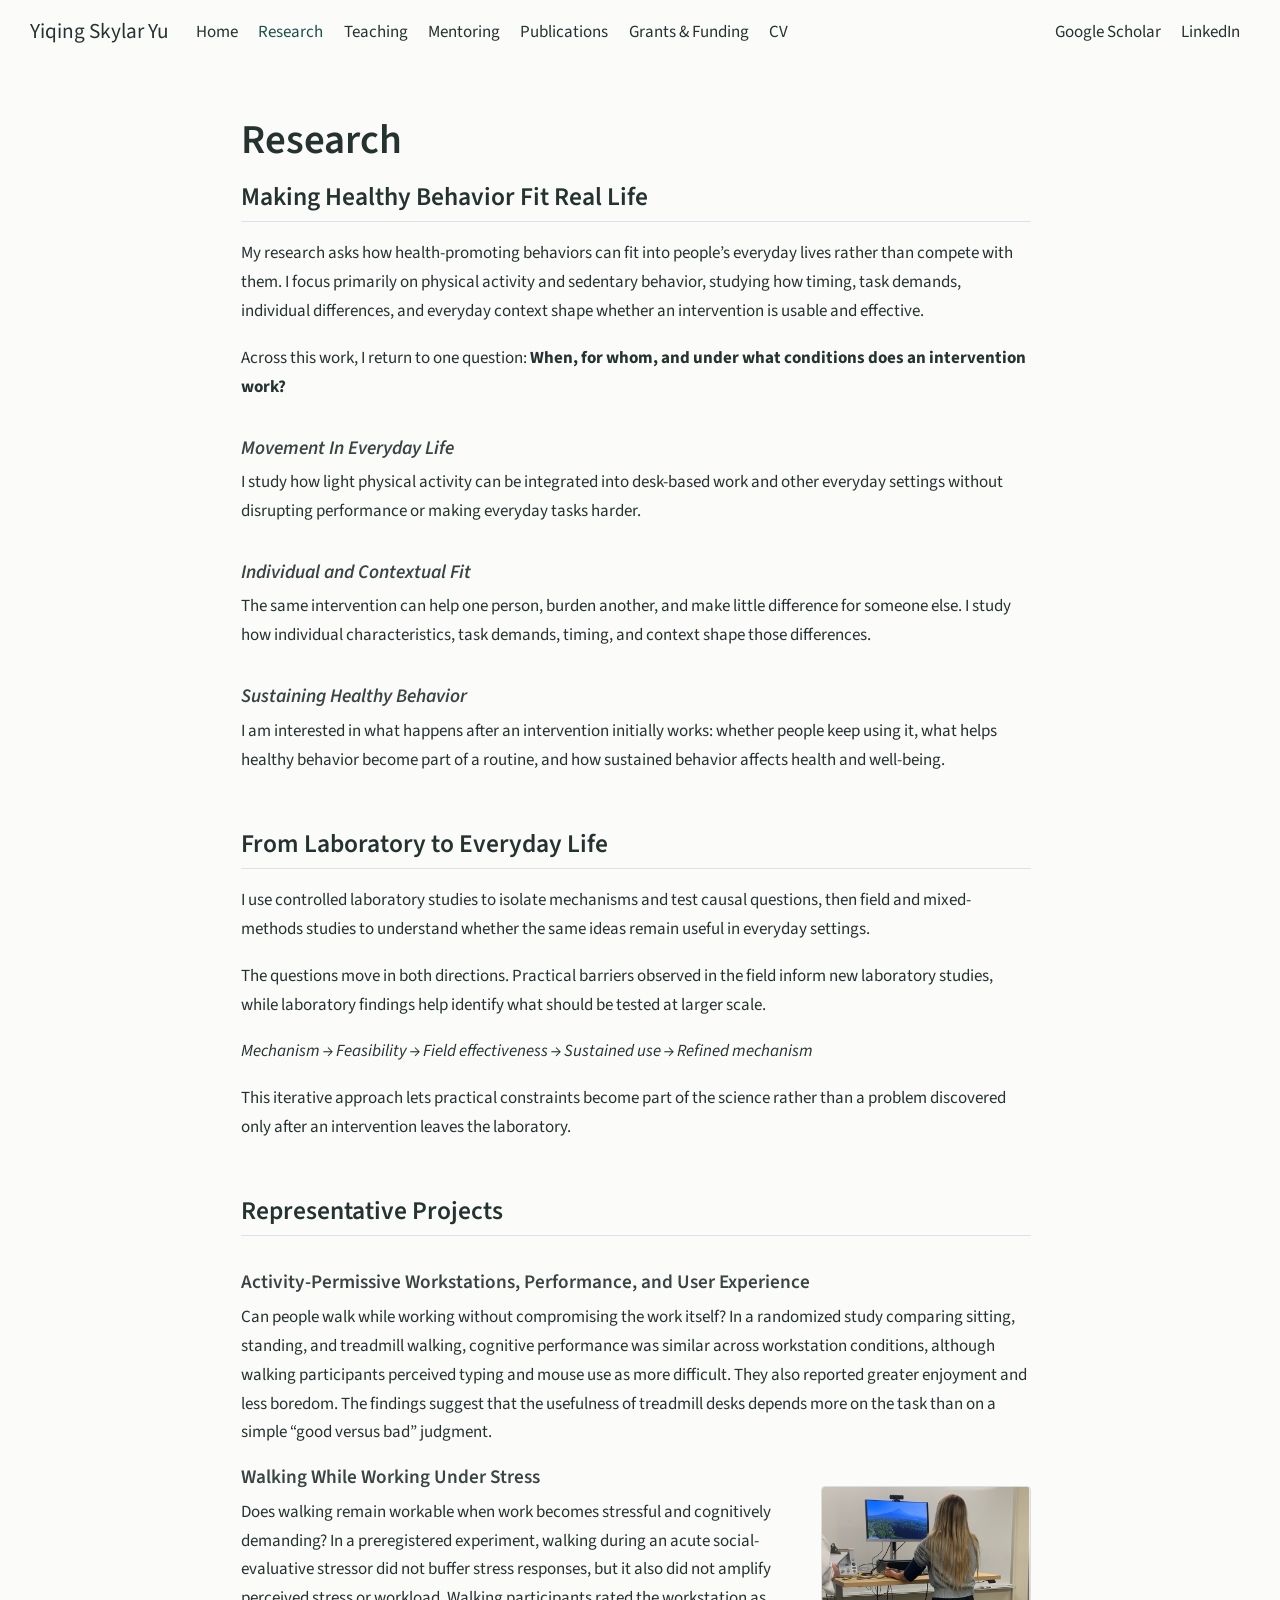
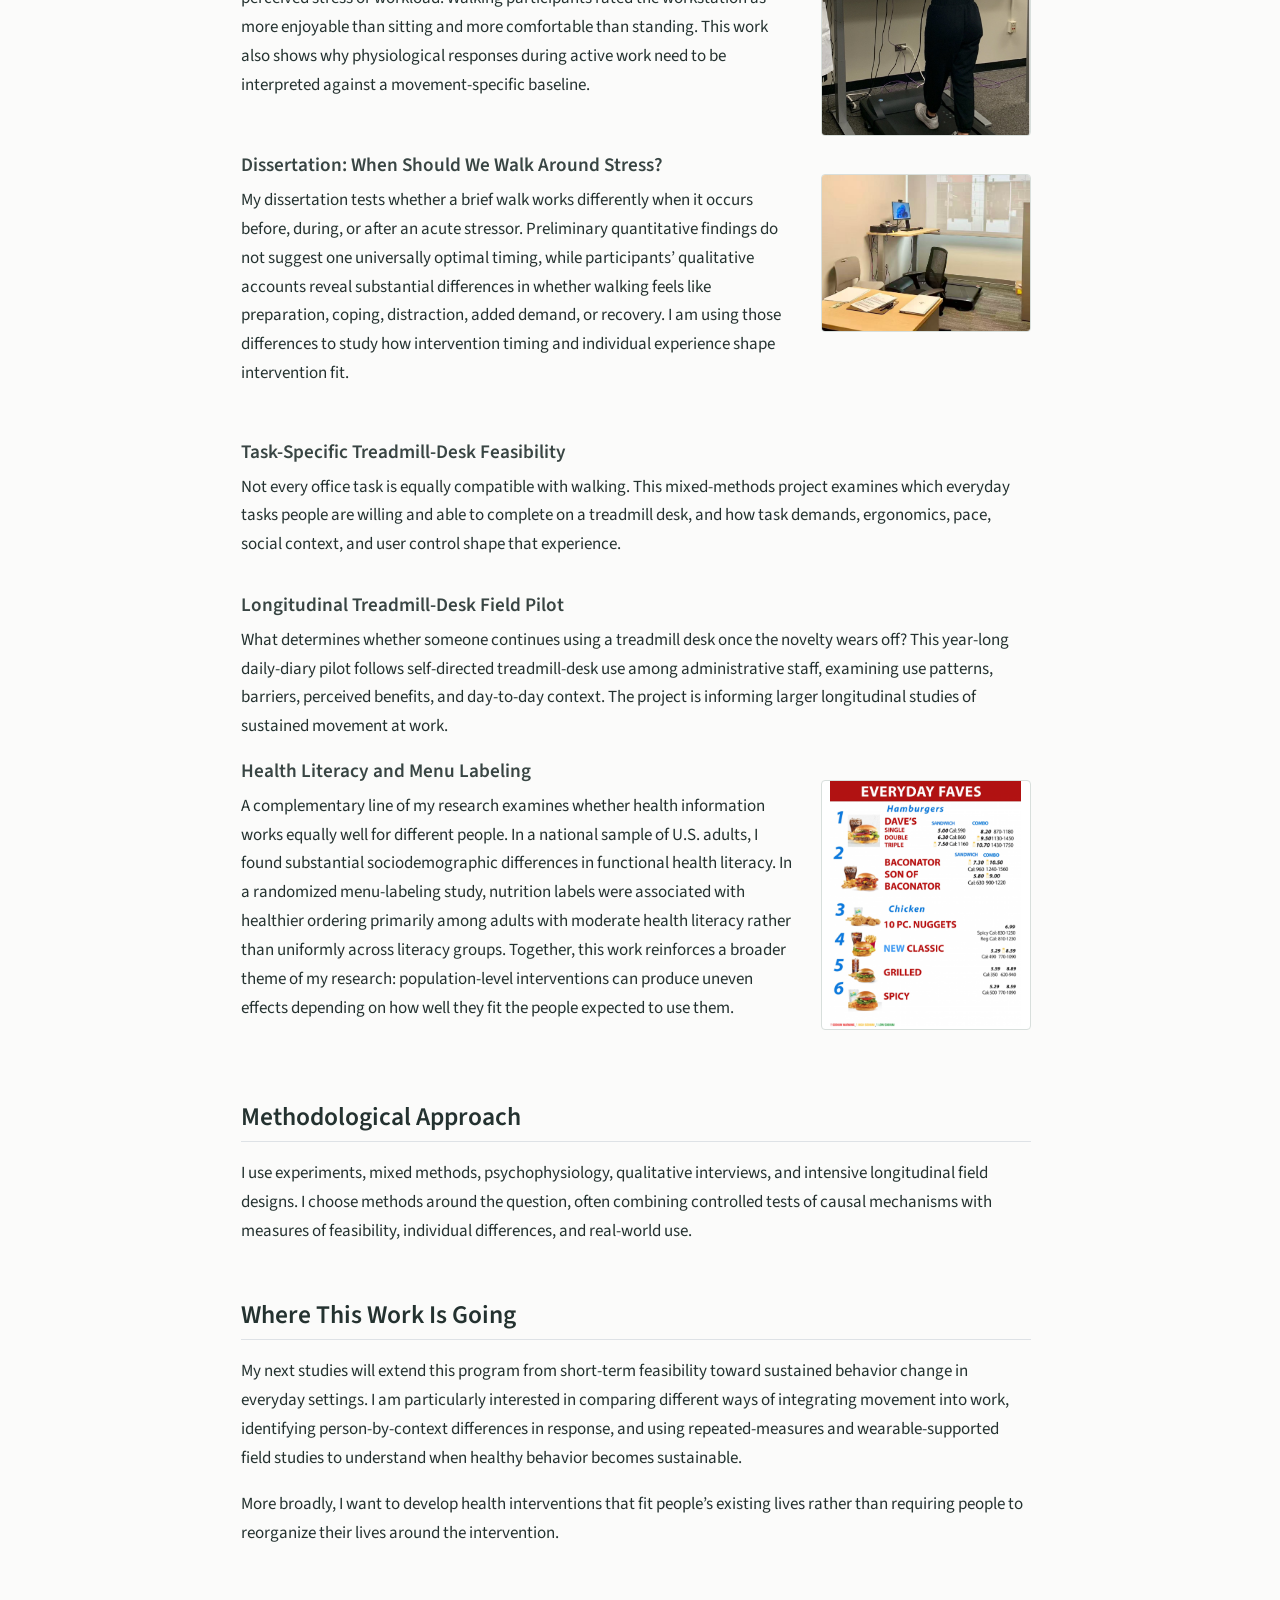
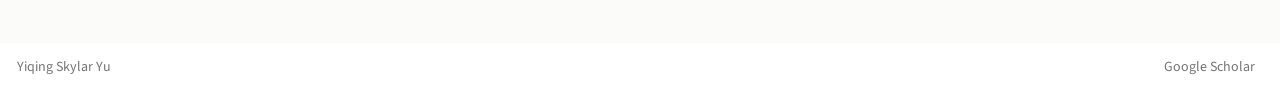
<file: docs/research.html>
<!DOCTYPE html>
<html xmlns="http://www.w3.org/1999/xhtml" lang="en" xml:lang="en"><head>

<meta charset="utf-8">
<meta name="generator" content="quarto-1.9.38">

<meta name="viewport" content="width=device-width, initial-scale=1.0, user-scalable=yes">

<meta name="author" content="Yiqing Skylar Yu">
<meta name="description" content="Academic website and teaching portfolio for Yiqing Skylar Yu">

<title>Research – Yiqing Skylar Yu</title>
<style>
/* Default styles provided by pandoc.
** See https://pandoc.org/MANUAL.html#variables-for-html for config info.
*/
code{white-space: pre-wrap;}
span.smallcaps{font-variant: small-caps;}
div.columns{display: flex; gap: min(4vw, 1.5em);}
div.column{flex: auto; overflow-x: auto;}
div.hanging-indent{margin-left: 1.5em; text-indent: -1.5em;}
ul.task-list{list-style: none;}
ul.task-list li input[type="checkbox"] {
  width: 0.8em;
  margin: 0 0.8em 0.2em -1em; /* quarto-specific, see https://github.com/quarto-dev/quarto-cli/issues/4556 */ 
  vertical-align: middle;
}
</style>


<script src="site_libs/quarto-nav/quarto-nav.js"></script>
<script src="site_libs/quarto-nav/headroom.min.js"></script>
<script src="site_libs/clipboard/clipboard.min.js"></script>
<script src="site_libs/quarto-html/quarto.js" type="module"></script>
<script src="site_libs/quarto-html/tabsets/tabsets.js" type="module"></script>
<script src="site_libs/quarto-html/popper.min.js"></script>
<script src="site_libs/quarto-html/tippy.umd.min.js"></script>
<script src="site_libs/quarto-html/anchor.min.js"></script>
<link href="site_libs/quarto-html/tippy.css" rel="stylesheet">
<link href="site_libs/quarto-html/quarto-syntax-highlighting-15634bcf2e68342d4ad2dfa704d543f6.css" rel="stylesheet" id="quarto-text-highlighting-styles">
<script src="site_libs/bootstrap/bootstrap.min.js"></script>
<link href="site_libs/bootstrap/bootstrap-icons.css" rel="stylesheet">
<link href="site_libs/bootstrap/bootstrap-346337e101949f30c9d2a2307ffdd10b.min.css" rel="stylesheet" append-hash="true" id="quarto-bootstrap" data-mode="light">
<script id="quarto-search-options" type="application/json">{
  "language": {
    "search-no-results-text": "No results",
    "search-matching-documents-text": "matching documents",
    "search-copy-link-title": "Copy link to search",
    "search-hide-matches-text": "Hide additional matches",
    "search-more-match-text": "more match in this document",
    "search-more-matches-text": "more matches in this document",
    "search-clear-button-title": "Clear",
    "search-text-placeholder": "",
    "search-detached-cancel-button-title": "Cancel",
    "search-submit-button-title": "Submit",
    "search-label": "Search"
  }
}</script>


<link rel="stylesheet" href="styles.css">
<link rel="stylesheet" href="pub-listing.css">
<meta property="og:title" content="Research – Yiqing Skylar Yu">
<meta property="og:description" content="Academic website and teaching portfolio for Yiqing Skylar Yu">
<meta property="og:image" content="images/lab set up 2.jpg">
<meta property="og:site_name" content="Yiqing Skylar Yu">
<meta property="og:image:alt" content="Participant walking at a treadmill workstation during the thesis laboratory study">
<meta name="twitter:title" content="Research – Yiqing Skylar Yu">
<meta name="twitter:description" content="Academic website and teaching portfolio for Yiqing Skylar Yu">
<meta name="twitter:image" content="images/lab set up 2.jpg">
<meta name="twitter:image:alt" content="Participant walking at a treadmill workstation during the thesis laboratory study">
<meta name="twitter:card" content="summary_large_image">
</head>

<body class="nav-fixed fullcontent quarto-light">

<div id="quarto-search-results"></div>
  <header id="quarto-header" class="headroom fixed-top">
    <nav class="navbar navbar-expand-lg " data-bs-theme="dark">
      <div class="navbar-container container-fluid">
      <div class="navbar-brand-container mx-auto">
    <a class="navbar-brand" href="./index.html">
    <span class="navbar-title">Yiqing Skylar Yu</span>
    </a>
  </div>
          <button class="navbar-toggler" type="button" data-bs-toggle="collapse" data-bs-target="#navbarCollapse" aria-controls="navbarCollapse" role="menu" aria-expanded="false" aria-label="Toggle navigation" onclick="if (window.quartoToggleHeadroom) { window.quartoToggleHeadroom(); }">
  <span class="navbar-toggler-icon"></span>
</button>
          <div class="collapse navbar-collapse" id="navbarCollapse">
            <ul class="navbar-nav navbar-nav-scroll me-auto">
  <li class="nav-item">
    <a class="nav-link" href="./index.html"> 
<span class="menu-text">Home</span></a>
  </li>  
  <li class="nav-item">
    <a class="nav-link active" href="./research.html" aria-current="page"> 
<span class="menu-text">Research</span></a>
  </li>  
  <li class="nav-item">
    <a class="nav-link" href="./teaching.html"> 
<span class="menu-text">Teaching</span></a>
  </li>  
  <li class="nav-item">
    <a class="nav-link" href="./mentoring.html"> 
<span class="menu-text">Mentoring</span></a>
  </li>  
  <li class="nav-item">
    <a class="nav-link" href="./publications.html"> 
<span class="menu-text">Publications</span></a>
  </li>  
  <li class="nav-item">
    <a class="nav-link" href="./grants.html"> 
<span class="menu-text">Grants &amp; Funding</span></a>
  </li>  
  <li class="nav-item">
    <a class="nav-link" href="./cv.html"> 
<span class="menu-text">CV</span></a>
  </li>  
</ul>
            <ul class="navbar-nav navbar-nav-scroll ms-auto">
  <li class="nav-item">
    <a class="nav-link" href="https://scholar.google.com/citations?user=3VfeGpEAAAAJ&amp;hl=en&amp;oi=ao" target="_blank"> 
<span class="menu-text">Google Scholar</span></a>
  </li>  
  <li class="nav-item">
    <a class="nav-link" href="https://www.linkedin.com/in/yiqing-skylar-yu-m-s-abd-07b215188" target="_blank"> 
<span class="menu-text">LinkedIn</span></a>
  </li>  
</ul>
          </div> <!-- /navcollapse -->
            <div class="quarto-navbar-tools">
</div>
      </div> <!-- /container-fluid -->
    </nav>
</header>
<!-- content -->
<div id="quarto-content" class="quarto-container page-columns page-rows-contents page-layout-article page-navbar">
<!-- sidebar -->
<!-- margin-sidebar -->
    
<!-- main -->
<main class="content" id="quarto-document-content">

<header id="title-block-header" class="quarto-title-block default">
<div class="quarto-title">
<h1 class="title">Research</h1>
</div>



<div class="quarto-title-meta">

    
  
    
  </div>
  


</header>


<section id="making-healthy-behavior-fit-real-life" class="level2">
<h2 class="anchored" data-anchor-id="making-healthy-behavior-fit-real-life">Making Healthy Behavior Fit Real Life</h2>
<p>My research asks how health-promoting behaviors can fit into people’s everyday lives rather than compete with them. I focus primarily on physical activity and sedentary behavior, studying how timing, task demands, individual differences, and everyday context shape whether an intervention is usable and effective.</p>
<p>Across this work, I return to one question: <strong>When, for whom, and under what conditions does an intervention work?</strong></p>
<section id="movement-in-everyday-life" class="level3">
<h3 class="anchored" data-anchor-id="movement-in-everyday-life"><em>Movement In Everyday Life</em></h3>
<p>I study how light physical activity can be integrated into desk-based work and other everyday settings without disrupting performance or making everyday tasks harder.</p>
</section>
<section id="individual-and-contextual-fit" class="level3">
<h3 class="anchored" data-anchor-id="individual-and-contextual-fit"><em>Individual and Contextual Fit</em></h3>
<p>The same intervention can help one person, burden another, and make little difference for someone else. I study how individual characteristics, task demands, timing, and context shape those differences.</p>
</section>
<section id="sustaining-healthy-behavior" class="level3">
<h3 class="anchored" data-anchor-id="sustaining-healthy-behavior"><em>Sustaining Healthy Behavior</em></h3>
<p>I am interested in what happens after an intervention initially works: whether people keep using it, what helps healthy behavior become part of a routine, and how sustained behavior affects health and well-being.</p>
</section>
</section>
<section id="from-laboratory-to-everyday-life" class="level2">
<h2 class="anchored" data-anchor-id="from-laboratory-to-everyday-life">From Laboratory to Everyday Life</h2>
<p>I use controlled laboratory studies to isolate mechanisms and test causal questions, then field and mixed-methods studies to understand whether the same ideas remain useful in everyday settings.</p>
<p>The questions move in both directions. Practical barriers observed in the field inform new laboratory studies, while laboratory findings help identify what should be tested at larger scale.</p>
<p><em>Mechanism → Feasibility → Field effectiveness → Sustained use → Refined mechanism</em></p>
<p>This iterative approach lets practical constraints become part of the science rather than a problem discovered only after an intervention leaves the laboratory.</p>
</section>
<section id="representative-projects" class="level2">
<h2 class="anchored" data-anchor-id="representative-projects">Representative Projects</h2>
<div class="project-list">
<section id="activity-permissive-workstations-performance-and-user-experience" class="level3 project-item">
<h3 class="anchored" data-anchor-id="activity-permissive-workstations-performance-and-user-experience">Activity-Permissive Workstations, Performance, and User Experience</h3>
<p>Can people walk while working without compromising the work itself? In a randomized study comparing sitting, standing, and treadmill walking, cognitive performance was similar across workstation conditions, although walking participants perceived typing and mouse use as more difficult. They also reported greater enjoyment and less boredom. The findings suggest that the usefulness of treadmill desks depends more on the task than on a simple “good versus bad” judgment.</p>
</section>
<div class="project-item project-with-photo">
<section id="walking-while-working-under-stress" class="level3 project-copy">
<h3 class="anchored" data-anchor-id="walking-while-working-under-stress">Walking While Working Under Stress</h3>
<p>Does walking remain workable when work becomes stressful and cognitively demanding? In a preregistered experiment, walking during an acute social-evaluative stressor did not buffer stress responses, but it also did not amplify perceived stress or workload. Walking participants rated the workstation as more enjoyable than sitting and more comfortable than standing. This work also shows why physiological responses during active work need to be interpreted against a movement-specific baseline.</p>
</section>
<div class="project-photo">
<p><img src="images/lab set up 2.jpg" class="img-fluid" alt="Participant walking at a treadmill workstation during the thesis laboratory study"></p>
</div>
</div>
<div class="project-item project-with-photo">
<section id="dissertation-when-should-we-walk-around-stress" class="level3 project-copy">
<h3 class="anchored" data-anchor-id="dissertation-when-should-we-walk-around-stress">Dissertation: When Should We Walk Around Stress?</h3>
<p>My dissertation tests whether a brief walk works differently when it occurs before, during, or after an acute stressor. Preliminary quantitative findings do not suggest one universally optimal timing, while participants’ qualitative accounts reveal substantial differences in whether walking feels like preparation, coping, distraction, added demand, or recovery. I am using those differences to study how intervention timing and individual experience shape intervention fit.</p>
</section>
<div class="project-photo">
<p><img src="images/lab set up 1.jpg" class="img-fluid" alt="Treadmill workstation and study equipment used in the dissertation laboratory setup"></p>
</div>
</div>
<section id="task-specific-treadmill-desk-feasibility" class="level3 project-item">
<h3 class="anchored" data-anchor-id="task-specific-treadmill-desk-feasibility">Task-Specific Treadmill-Desk Feasibility</h3>
<p>Not every office task is equally compatible with walking. This mixed-methods project examines which everyday tasks people are willing and able to complete on a treadmill desk, and how task demands, ergonomics, pace, social context, and user control shape that experience.</p>
</section>
<section id="longitudinal-treadmill-desk-field-pilot" class="level3 project-item">
<h3 class="anchored" data-anchor-id="longitudinal-treadmill-desk-field-pilot">Longitudinal Treadmill-Desk Field Pilot</h3>
<p>What determines whether someone continues using a treadmill desk once the novelty wears off? This year-long daily-diary pilot follows self-directed treadmill-desk use among administrative staff, examining use patterns, barriers, perceived benefits, and day-to-day context. The project is informing larger longitudinal studies of sustained movement at work.</p>
</section>
<div class="project-item project-with-photo">
<section id="health-literacy-and-menu-labeling" class="level3 project-copy">
<h3 class="anchored" data-anchor-id="health-literacy-and-menu-labeling">Health Literacy and Menu Labeling</h3>
<p>A complementary line of my research examines whether health information works equally well for different people. In a national sample of U.S. adults, I found substantial sociodemographic differences in functional health literacy. In a randomized menu-labeling study, nutrition labels were associated with healthier ordering primarily among adults with moderate health literacy rather than uniformly across literacy groups. Together, this work reinforces a broader theme of my research: population-level interventions can produce uneven effects depending on how well they fit the people expected to use them.</p>
</section>
<div class="project-photo project-menu-image">
<p><img src="images/menu label example.png" class="img-fluid" alt="Example restaurant menu showing calorie labels alongside menu items"></p>
</div>
</div>
</div>
</section>
<section id="methodological-approach" class="level2">
<h2 class="anchored" data-anchor-id="methodological-approach">Methodological Approach</h2>
<p>I use experiments, mixed methods, psychophysiology, qualitative interviews, and intensive longitudinal field designs. I choose methods around the question, often combining controlled tests of causal mechanisms with measures of feasibility, individual differences, and real-world use.</p>
</section>
<section id="where-this-work-is-going" class="level2">
<h2 class="anchored" data-anchor-id="where-this-work-is-going">Where This Work Is Going</h2>
<p>My next studies will extend this program from short-term feasibility toward sustained behavior change in everyday settings. I am particularly interested in comparing different ways of integrating movement into work, identifying person-by-context differences in response, and using repeated-measures and wearable-supported field studies to understand when healthy behavior becomes sustainable.</p>
<p>More broadly, I want to develop health interventions that fit people’s existing lives rather than requiring people to reorganize their lives around the intervention.</p>


</section>

</main> <!-- /main -->
<script id="quarto-html-after-body" type="application/javascript">
  window.document.addEventListener("DOMContentLoaded", function (event) {
    const icon = "";
    const anchorJS = new window.AnchorJS();
    anchorJS.options = {
      placement: 'right',
      icon: icon
    };
    anchorJS.add('.anchored');
    const isCodeAnnotation = (el) => {
      for (const clz of el.classList) {
        if (clz.startsWith('code-annotation-')) {                     
          return true;
        }
      }
      return false;
    }
    const onCopySuccess = function(e) {
      // button target
      const button = e.trigger;
      // don't keep focus
      button.blur();
      // flash "checked"
      button.classList.add('code-copy-button-checked');
      var currentTitle = button.getAttribute("title");
      button.setAttribute("title", "Copied!");
      let tooltip;
      if (window.bootstrap) {
        button.setAttribute("data-bs-toggle", "tooltip");
        button.setAttribute("data-bs-placement", "left");
        button.setAttribute("data-bs-title", "Copied!");
        tooltip = new bootstrap.Tooltip(button, 
          { trigger: "manual", 
            customClass: "code-copy-button-tooltip",
            offset: [0, -8]});
        tooltip.show();    
      }
      setTimeout(function() {
        if (tooltip) {
          tooltip.hide();
          button.removeAttribute("data-bs-title");
          button.removeAttribute("data-bs-toggle");
          button.removeAttribute("data-bs-placement");
        }
        button.setAttribute("title", currentTitle);
        button.classList.remove('code-copy-button-checked');
      }, 1000);
      // clear code selection
      e.clearSelection();
    }
    const getTextToCopy = function(trigger) {
      const outerScaffold = trigger.parentElement.cloneNode(true);
      const codeEl = outerScaffold.querySelector('code');
      for (const childEl of codeEl.children) {
        if (isCodeAnnotation(childEl)) {
          childEl.remove();
        }
      }
      return codeEl.innerText;
    }
    const clipboard = new window.ClipboardJS('.code-copy-button:not([data-in-quarto-modal])', {
      text: getTextToCopy
    });
    clipboard.on('success', onCopySuccess);
    if (window.document.getElementById('quarto-embedded-source-code-modal')) {
      const clipboardModal = new window.ClipboardJS('.code-copy-button[data-in-quarto-modal]', {
        text: getTextToCopy,
        container: window.document.getElementById('quarto-embedded-source-code-modal')
      });
      clipboardModal.on('success', onCopySuccess);
    }
      var localhostRegex = new RegExp(/^(?:http|https):\/\/localhost\:?[0-9]*\//);
      var mailtoRegex = new RegExp(/^mailto:/);
        var filterRegex = new RegExp('/' + window.location.host + '/');
      var isInternal = (href) => {
          return filterRegex.test(href) || localhostRegex.test(href) || mailtoRegex.test(href);
      }
      // Inspect non-navigation links and adorn them if external
     var links = window.document.querySelectorAll('a[href]:not(.nav-link):not(.navbar-brand):not(.toc-action):not(.sidebar-link):not(.sidebar-item-toggle):not(.pagination-link):not(.no-external):not([aria-hidden]):not(.dropdown-item):not(.quarto-navigation-tool):not(.about-link)');
      for (var i=0; i<links.length; i++) {
        const link = links[i];
        if (!isInternal(link.href)) {
          // undo the damage that might have been done by quarto-nav.js in the case of
          // links that we want to consider external
          if (link.dataset.originalHref !== undefined) {
            link.href = link.dataset.originalHref;
          }
            // target, if specified
            link.setAttribute("target", "_blank");
            if (link.getAttribute("rel") === null) {
              link.setAttribute("rel", "noopener");
            }
        }
      }
    function tippyHover(el, contentFn, onTriggerFn, onUntriggerFn) {
      const config = {
        allowHTML: true,
        maxWidth: 500,
        delay: 100,
        arrow: false,
        appendTo: function(el) {
            return el.parentElement;
        },
        interactive: true,
        interactiveBorder: 10,
        theme: 'quarto',
        placement: 'bottom-start',
      };
      if (contentFn) {
        config.content = contentFn;
      }
      if (onTriggerFn) {
        config.onTrigger = onTriggerFn;
      }
      if (onUntriggerFn) {
        config.onUntrigger = onUntriggerFn;
      }
      window.tippy(el, config); 
    }
    const noterefs = window.document.querySelectorAll('a[role="doc-noteref"]');
    for (var i=0; i<noterefs.length; i++) {
      const ref = noterefs[i];
      tippyHover(ref, function() {
        // use id or data attribute instead here
        let href = ref.getAttribute('data-footnote-href') || ref.getAttribute('href');
        try { href = new URL(href).hash; } catch {}
        const id = href.replace(/^#\/?/, "");
        const note = window.document.getElementById(id);
        if (note) {
          return note.innerHTML;
        } else {
          return "";
        }
      });
    }
    const xrefs = window.document.querySelectorAll('a.quarto-xref');
    const processXRef = (id, note) => {
      // Strip column container classes
      const stripColumnClz = (el) => {
        el.classList.remove("page-full", "page-columns");
        if (el.children) {
          for (const child of el.children) {
            stripColumnClz(child);
          }
        }
      }
      stripColumnClz(note)
      if (id === null || id.startsWith('sec-')) {
        // Special case sections, only their first couple elements
        const container = document.createElement("div");
        if (note.children && note.children.length > 2) {
          container.appendChild(note.children[0].cloneNode(true));
          for (let i = 1; i < note.children.length; i++) {
            const child = note.children[i];
            if (child.tagName === "P" && child.innerText === "") {
              continue;
            } else {
              container.appendChild(child.cloneNode(true));
              break;
            }
          }
          if (window.Quarto?.typesetMath) {
            window.Quarto.typesetMath(container);
          }
          return container.innerHTML
        } else {
          if (window.Quarto?.typesetMath) {
            window.Quarto.typesetMath(note);
          }
          return note.innerHTML;
        }
      } else {
        // Remove any anchor links if they are present
        const anchorLink = note.querySelector('a.anchorjs-link');
        if (anchorLink) {
          anchorLink.remove();
        }
        if (window.Quarto?.typesetMath) {
          window.Quarto.typesetMath(note);
        }
        if (note.classList.contains("callout")) {
          return note.outerHTML;
        } else {
          return note.innerHTML;
        }
      }
    }
    for (var i=0; i<xrefs.length; i++) {
      const xref = xrefs[i];
      tippyHover(xref, undefined, function(instance) {
        instance.disable();
        let url = xref.getAttribute('href');
        let hash = undefined; 
        if (url.startsWith('#')) {
          hash = url;
        } else {
          try { hash = new URL(url).hash; } catch {}
        }
        if (hash) {
          const id = hash.replace(/^#\/?/, "");
          const note = window.document.getElementById(id);
          if (note !== null) {
            try {
              const html = processXRef(id, note.cloneNode(true));
              instance.setContent(html);
            } finally {
              instance.enable();
              instance.show();
            }
          } else {
            // See if we can fetch this
            fetch(url.split('#')[0])
            .then(res => res.text())
            .then(html => {
              const parser = new DOMParser();
              const htmlDoc = parser.parseFromString(html, "text/html");
              const note = htmlDoc.getElementById(id);
              if (note !== null) {
                const html = processXRef(id, note);
                instance.setContent(html);
              } 
            }).finally(() => {
              instance.enable();
              instance.show();
            });
          }
        } else {
          // See if we can fetch a full url (with no hash to target)
          // This is a special case and we should probably do some content thinning / targeting
          fetch(url)
          .then(res => res.text())
          .then(html => {
            const parser = new DOMParser();
            const htmlDoc = parser.parseFromString(html, "text/html");
            const note = htmlDoc.querySelector('main.content');
            if (note !== null) {
              // This should only happen for chapter cross references
              // (since there is no id in the URL)
              // remove the first header
              if (note.children.length > 0 && note.children[0].tagName === "HEADER") {
                note.children[0].remove();
              }
              const html = processXRef(null, note);
              instance.setContent(html);
            } 
          }).finally(() => {
            instance.enable();
            instance.show();
          });
        }
      }, function(instance) {
      });
    }
        let selectedAnnoteEl;
        const selectorForAnnotation = ( cell, annotation) => {
          let cellAttr = 'data-code-cell="' + cell + '"';
          let lineAttr = 'data-code-annotation="' +  annotation + '"';
          const selector = 'span[' + cellAttr + '][' + lineAttr + ']';
          return selector;
        }
        const selectCodeLines = (annoteEl) => {
          const doc = window.document;
          const targetCell = annoteEl.getAttribute("data-target-cell");
          const targetAnnotation = annoteEl.getAttribute("data-target-annotation");
          const annoteSpan = window.document.querySelector(selectorForAnnotation(targetCell, targetAnnotation));
          const lines = annoteSpan.getAttribute("data-code-lines").split(",");
          const lineIds = lines.map((line) => {
            return targetCell + "-" + line;
          })
          let top = null;
          let height = null;
          let parent = null;
          if (lineIds.length > 0) {
              //compute the position of the single el (top and bottom and make a div)
              const el = window.document.getElementById(lineIds[0]);
              top = el.offsetTop;
              height = el.offsetHeight;
              parent = el.parentElement.parentElement;
            if (lineIds.length > 1) {
              const lastEl = window.document.getElementById(lineIds[lineIds.length - 1]);
              const bottom = lastEl.offsetTop + lastEl.offsetHeight;
              height = bottom - top;
            }
            if (top !== null && height !== null && parent !== null) {
              // cook up a div (if necessary) and position it 
              let div = window.document.getElementById("code-annotation-line-highlight");
              if (div === null) {
                div = window.document.createElement("div");
                div.setAttribute("id", "code-annotation-line-highlight");
                div.style.position = 'absolute';
                parent.appendChild(div);
              }
              div.style.top = top - 2 + "px";
              div.style.height = height + 4 + "px";
              div.style.left = 0;
              let gutterDiv = window.document.getElementById("code-annotation-line-highlight-gutter");
              if (gutterDiv === null) {
                gutterDiv = window.document.createElement("div");
                gutterDiv.setAttribute("id", "code-annotation-line-highlight-gutter");
                gutterDiv.style.position = 'absolute';
                const codeCell = window.document.getElementById(targetCell);
                const gutter = codeCell.querySelector('.code-annotation-gutter');
                gutter.appendChild(gutterDiv);
              }
              gutterDiv.style.top = top - 2 + "px";
              gutterDiv.style.height = height + 4 + "px";
            }
            selectedAnnoteEl = annoteEl;
          }
        };
        const unselectCodeLines = () => {
          const elementsIds = ["code-annotation-line-highlight", "code-annotation-line-highlight-gutter"];
          elementsIds.forEach((elId) => {
            const div = window.document.getElementById(elId);
            if (div) {
              div.remove();
            }
          });
          selectedAnnoteEl = undefined;
        };
          // Handle positioning of the toggle
      window.addEventListener(
        "resize",
        throttle(() => {
          elRect = undefined;
          if (selectedAnnoteEl) {
            selectCodeLines(selectedAnnoteEl);
          }
        }, 10)
      );
      function throttle(fn, ms) {
      let throttle = false;
      let timer;
        return (...args) => {
          if(!throttle) { // first call gets through
              fn.apply(this, args);
              throttle = true;
          } else { // all the others get throttled
              if(timer) clearTimeout(timer); // cancel #2
              timer = setTimeout(() => {
                fn.apply(this, args);
                timer = throttle = false;
              }, ms);
          }
        };
      }
        // Attach click handler to the DT
        const annoteDls = window.document.querySelectorAll('dt[data-target-cell]');
        for (const annoteDlNode of annoteDls) {
          annoteDlNode.addEventListener('click', (event) => {
            const clickedEl = event.target;
            if (clickedEl !== selectedAnnoteEl) {
              unselectCodeLines();
              const activeEl = window.document.querySelector('dt[data-target-cell].code-annotation-active');
              if (activeEl) {
                activeEl.classList.remove('code-annotation-active');
              }
              selectCodeLines(clickedEl);
              clickedEl.classList.add('code-annotation-active');
            } else {
              // Unselect the line
              unselectCodeLines();
              clickedEl.classList.remove('code-annotation-active');
            }
          });
        }
    const findCites = (el) => {
      const parentEl = el.parentElement;
      if (parentEl) {
        const cites = parentEl.dataset.cites;
        if (cites) {
          return {
            el,
            cites: cites.split(' ')
          };
        } else {
          return findCites(el.parentElement)
        }
      } else {
        return undefined;
      }
    };
    var bibliorefs = window.document.querySelectorAll('a[role="doc-biblioref"]');
    for (var i=0; i<bibliorefs.length; i++) {
      const ref = bibliorefs[i];
      const citeInfo = findCites(ref);
      if (citeInfo) {
        tippyHover(citeInfo.el, function() {
          var popup = window.document.createElement('div');
          citeInfo.cites.forEach(function(cite) {
            var citeDiv = window.document.createElement('div');
            citeDiv.classList.add('hanging-indent');
            citeDiv.classList.add('csl-entry');
            var biblioDiv = window.document.getElementById('ref-' + cite);
            if (biblioDiv) {
              citeDiv.innerHTML = biblioDiv.innerHTML;
            }
            popup.appendChild(citeDiv);
          });
          return popup.innerHTML;
        });
      }
    }
  });
  </script>
</div> <!-- /content -->
<footer class="footer">
  <div class="nav-footer">
    <div class="nav-footer-left">
<p>Yiqing Skylar Yu</p>
</div>   
    <div class="nav-footer-center">
      &nbsp;
    </div>
    <div class="nav-footer-right">
      <ul class="footer-items list-unstyled">
    <li class="nav-item">
    <a class="nav-link" href="https://scholar.google.com/citations?user=3VfeGpEAAAAJ&amp;hl=en&amp;oi=ao" target="_blank">
<p>Google Scholar</p>
</a>
  </li>  
</ul>
    </div>
  </div>
</footer>




</body></html>
</file>
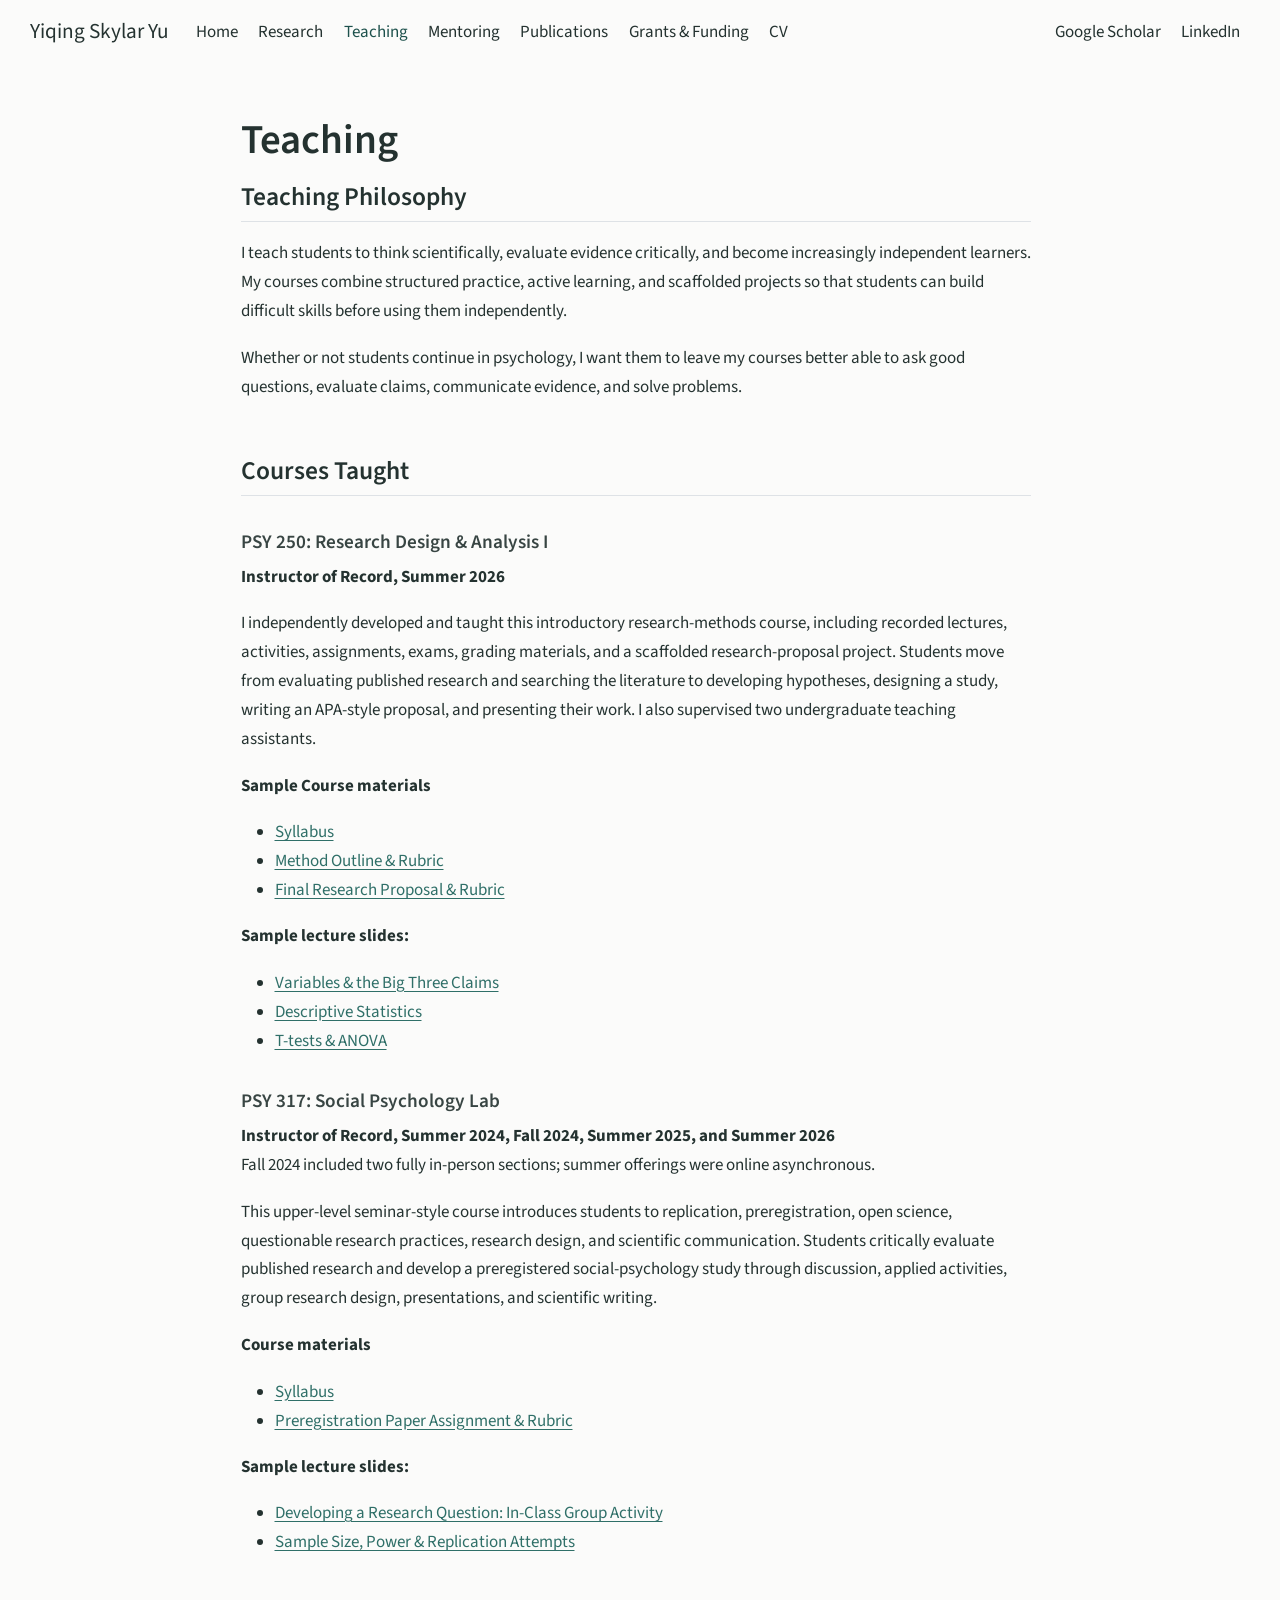
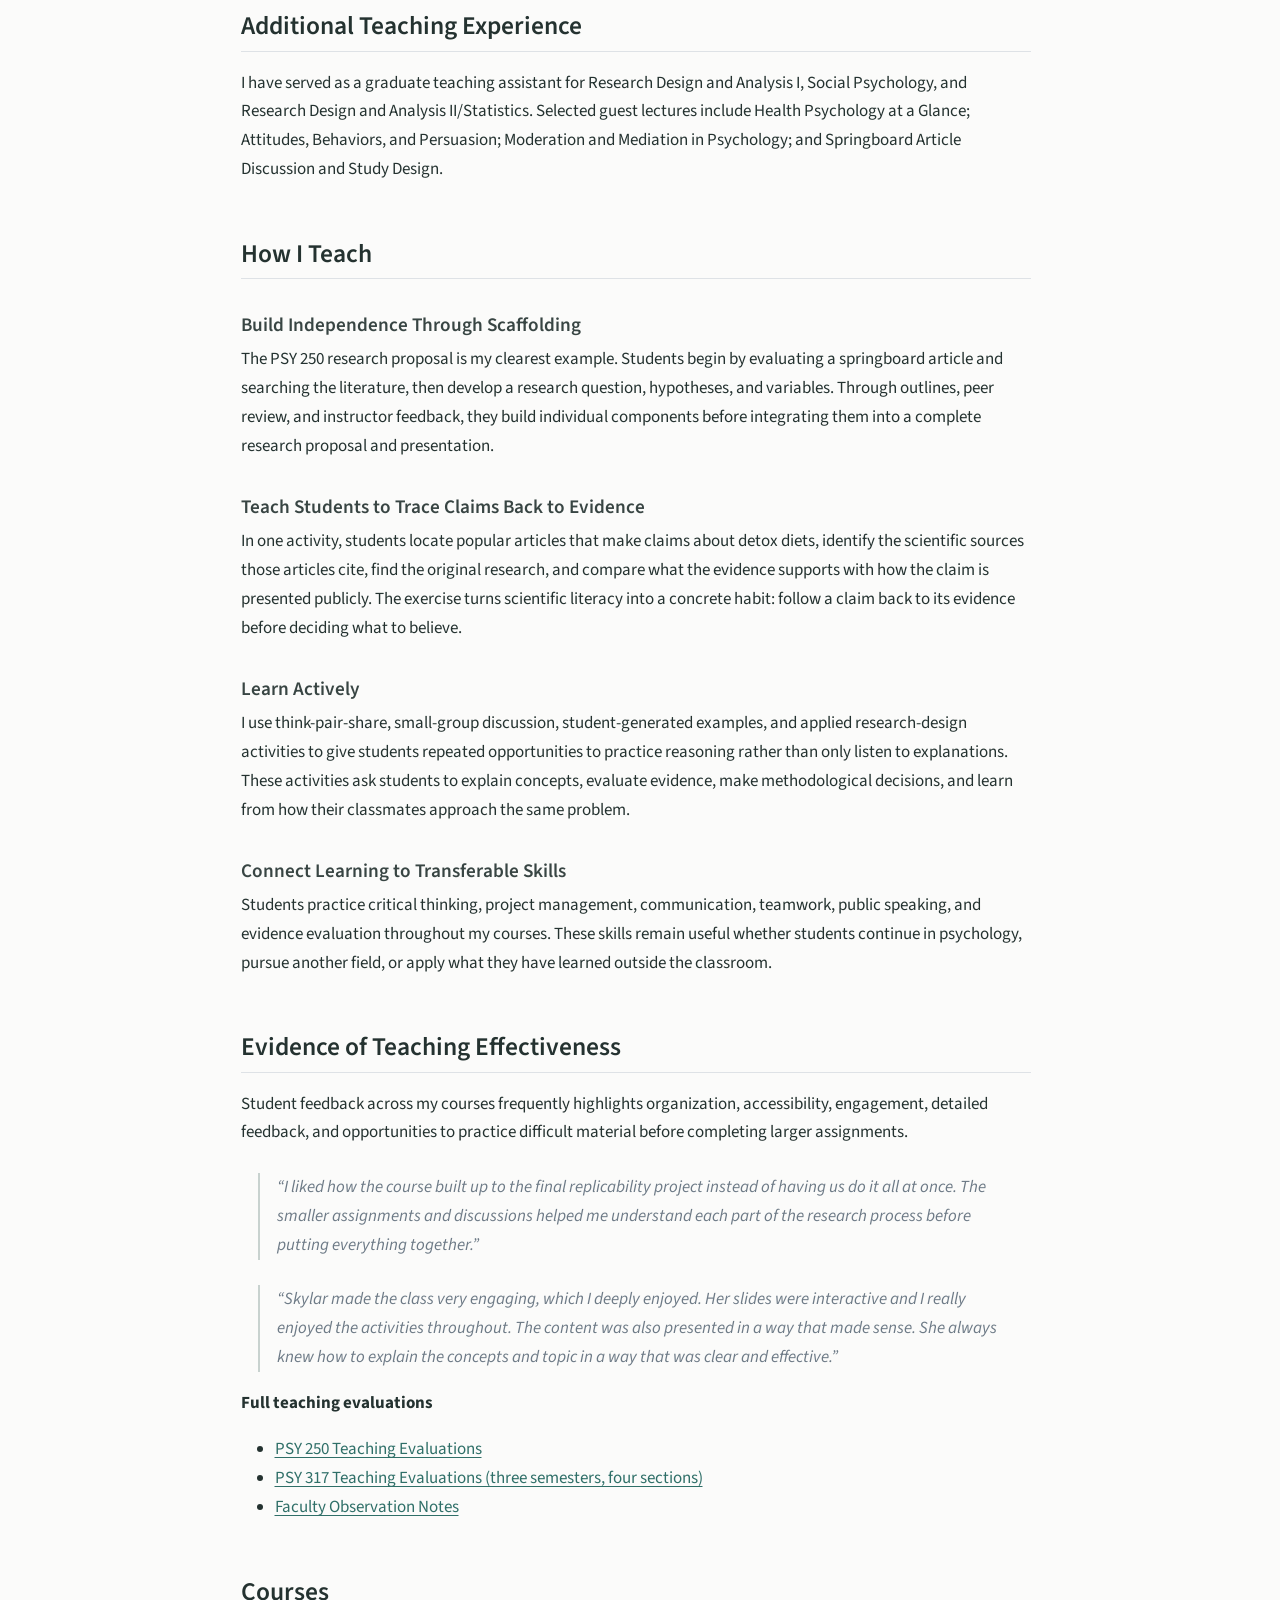
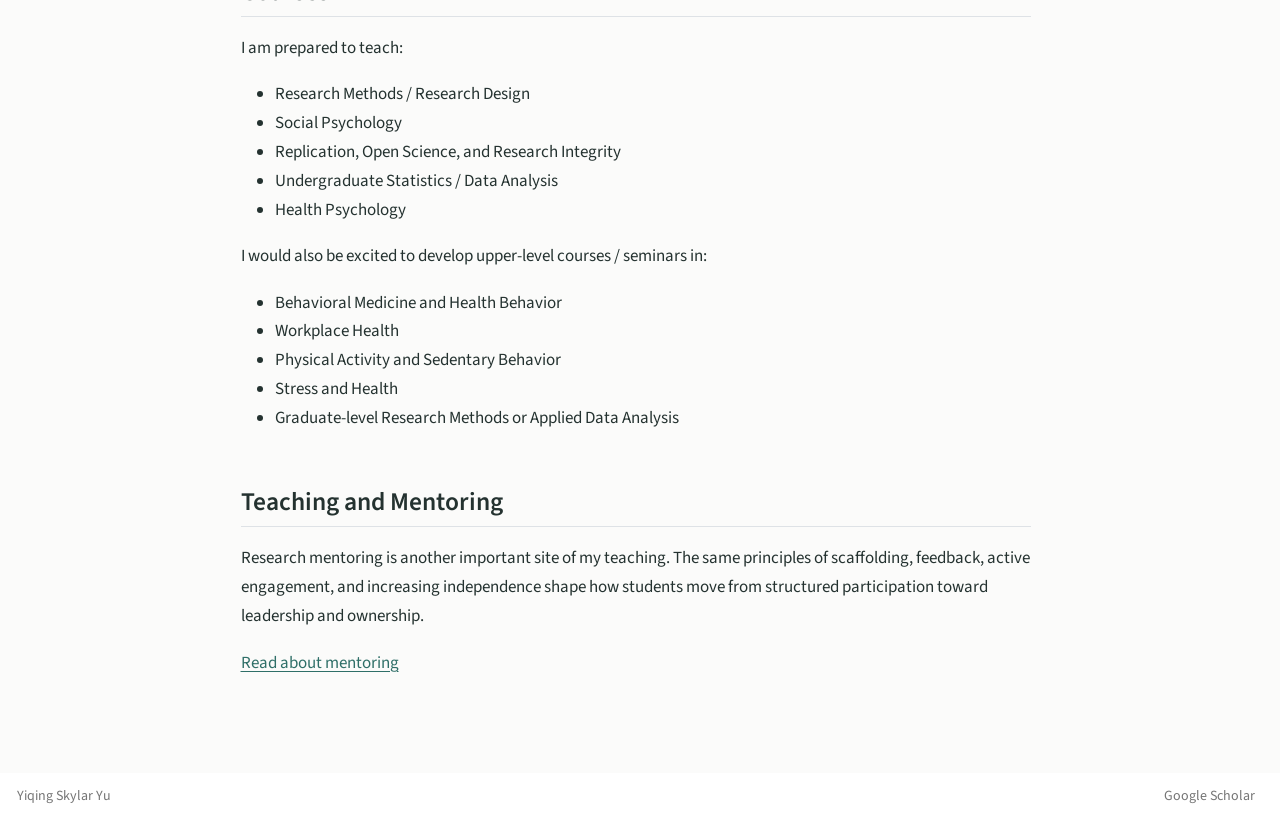
<file: docs/teaching.html>
<!DOCTYPE html>
<html xmlns="http://www.w3.org/1999/xhtml" lang="en" xml:lang="en"><head>

<meta charset="utf-8">
<meta name="generator" content="quarto-1.9.38">

<meta name="viewport" content="width=device-width, initial-scale=1.0, user-scalable=yes">

<meta name="author" content="Yiqing Skylar Yu">
<meta name="description" content="Academic website and teaching portfolio for Yiqing Skylar Yu">

<title>Teaching – Yiqing Skylar Yu</title>
<style>
/* Default styles provided by pandoc.
** See https://pandoc.org/MANUAL.html#variables-for-html for config info.
*/
code{white-space: pre-wrap;}
span.smallcaps{font-variant: small-caps;}
div.columns{display: flex; gap: min(4vw, 1.5em);}
div.column{flex: auto; overflow-x: auto;}
div.hanging-indent{margin-left: 1.5em; text-indent: -1.5em;}
ul.task-list{list-style: none;}
ul.task-list li input[type="checkbox"] {
  width: 0.8em;
  margin: 0 0.8em 0.2em -1em; /* quarto-specific, see https://github.com/quarto-dev/quarto-cli/issues/4556 */ 
  vertical-align: middle;
}
</style>


<script src="site_libs/quarto-nav/quarto-nav.js"></script>
<script src="site_libs/quarto-nav/headroom.min.js"></script>
<script src="site_libs/clipboard/clipboard.min.js"></script>
<script src="site_libs/quarto-html/quarto.js" type="module"></script>
<script src="site_libs/quarto-html/tabsets/tabsets.js" type="module"></script>
<script src="site_libs/quarto-html/popper.min.js"></script>
<script src="site_libs/quarto-html/tippy.umd.min.js"></script>
<script src="site_libs/quarto-html/anchor.min.js"></script>
<link href="site_libs/quarto-html/tippy.css" rel="stylesheet">
<link href="site_libs/quarto-html/quarto-syntax-highlighting-15634bcf2e68342d4ad2dfa704d543f6.css" rel="stylesheet" id="quarto-text-highlighting-styles">
<script src="site_libs/bootstrap/bootstrap.min.js"></script>
<link href="site_libs/bootstrap/bootstrap-icons.css" rel="stylesheet">
<link href="site_libs/bootstrap/bootstrap-346337e101949f30c9d2a2307ffdd10b.min.css" rel="stylesheet" append-hash="true" id="quarto-bootstrap" data-mode="light">
<script id="quarto-search-options" type="application/json">{
  "language": {
    "search-no-results-text": "No results",
    "search-matching-documents-text": "matching documents",
    "search-copy-link-title": "Copy link to search",
    "search-hide-matches-text": "Hide additional matches",
    "search-more-match-text": "more match in this document",
    "search-more-matches-text": "more matches in this document",
    "search-clear-button-title": "Clear",
    "search-text-placeholder": "",
    "search-detached-cancel-button-title": "Cancel",
    "search-submit-button-title": "Submit",
    "search-label": "Search"
  }
}</script>


<link rel="stylesheet" href="styles.css">
<link rel="stylesheet" href="pub-listing.css">
<meta property="og:title" content="Teaching – Yiqing Skylar Yu">
<meta property="og:description" content="Academic website and teaching portfolio for Yiqing Skylar Yu">
<meta property="og:site_name" content="Yiqing Skylar Yu">
<meta name="twitter:title" content="Teaching – Yiqing Skylar Yu">
<meta name="twitter:description" content="Academic website and teaching portfolio for Yiqing Skylar Yu">
<meta name="twitter:card" content="summary">
</head>

<body class="nav-fixed fullcontent quarto-light">

<div id="quarto-search-results"></div>
  <header id="quarto-header" class="headroom fixed-top">
    <nav class="navbar navbar-expand-lg " data-bs-theme="dark">
      <div class="navbar-container container-fluid">
      <div class="navbar-brand-container mx-auto">
    <a class="navbar-brand" href="./index.html">
    <span class="navbar-title">Yiqing Skylar Yu</span>
    </a>
  </div>
          <button class="navbar-toggler" type="button" data-bs-toggle="collapse" data-bs-target="#navbarCollapse" aria-controls="navbarCollapse" role="menu" aria-expanded="false" aria-label="Toggle navigation" onclick="if (window.quartoToggleHeadroom) { window.quartoToggleHeadroom(); }">
  <span class="navbar-toggler-icon"></span>
</button>
          <div class="collapse navbar-collapse" id="navbarCollapse">
            <ul class="navbar-nav navbar-nav-scroll me-auto">
  <li class="nav-item">
    <a class="nav-link" href="./index.html"> 
<span class="menu-text">Home</span></a>
  </li>  
  <li class="nav-item">
    <a class="nav-link" href="./research.html"> 
<span class="menu-text">Research</span></a>
  </li>  
  <li class="nav-item">
    <a class="nav-link active" href="./teaching.html" aria-current="page"> 
<span class="menu-text">Teaching</span></a>
  </li>  
  <li class="nav-item">
    <a class="nav-link" href="./mentoring.html"> 
<span class="menu-text">Mentoring</span></a>
  </li>  
  <li class="nav-item">
    <a class="nav-link" href="./publications.html"> 
<span class="menu-text">Publications</span></a>
  </li>  
  <li class="nav-item">
    <a class="nav-link" href="./grants.html"> 
<span class="menu-text">Grants &amp; Funding</span></a>
  </li>  
  <li class="nav-item">
    <a class="nav-link" href="./cv.html"> 
<span class="menu-text">CV</span></a>
  </li>  
</ul>
            <ul class="navbar-nav navbar-nav-scroll ms-auto">
  <li class="nav-item">
    <a class="nav-link" href="https://scholar.google.com/citations?user=3VfeGpEAAAAJ&amp;hl=en&amp;oi=ao" target="_blank"> 
<span class="menu-text">Google Scholar</span></a>
  </li>  
  <li class="nav-item">
    <a class="nav-link" href="https://www.linkedin.com/in/yiqing-skylar-yu-m-s-abd-07b215188" target="_blank"> 
<span class="menu-text">LinkedIn</span></a>
  </li>  
</ul>
          </div> <!-- /navcollapse -->
            <div class="quarto-navbar-tools">
</div>
      </div> <!-- /container-fluid -->
    </nav>
</header>
<!-- content -->
<div id="quarto-content" class="quarto-container page-columns page-rows-contents page-layout-article page-navbar">
<!-- sidebar -->
<!-- margin-sidebar -->
    
<!-- main -->
<main class="content" id="quarto-document-content">

<header id="title-block-header" class="quarto-title-block default">
<div class="quarto-title">
<h1 class="title">Teaching</h1>
</div>



<div class="quarto-title-meta">

    
  
    
  </div>
  


</header>


<section id="teaching-philosophy" class="level2">
<h2 class="anchored" data-anchor-id="teaching-philosophy">Teaching Philosophy</h2>
<p>I teach students to think scientifically, evaluate evidence critically, and become increasingly independent learners. My courses combine structured practice, active learning, and scaffolded projects so that students can build difficult skills before using them independently.</p>
<p>Whether or not students continue in psychology, I want them to leave my courses better able to ask good questions, evaluate claims, communicate evidence, and solve problems.</p>
</section>
<section id="courses-taught" class="level2">
<h2 class="anchored" data-anchor-id="courses-taught">Courses Taught</h2>
<section id="psy-250-research-design-analysis-i" class="level3">
<h3 class="anchored" data-anchor-id="psy-250-research-design-analysis-i">PSY 250: Research Design &amp; Analysis I</h3>
<p><strong>Instructor of Record, Summer 2026</strong></p>
<p>I independently developed and taught this introductory research-methods course, including recorded lectures, activities, assignments, exams, grading materials, and a scaffolded research-proposal project. Students move from evaluating published research and searching the literature to developing hypotheses, designing a study, writing an APA-style proposal, and presenting their work. I also supervised two undergraduate teaching assistants.</p>
<p><strong>Sample Course materials</strong></p>
<ul>
<li><a href="files/teaching-materials/2026SM PSY250-402 Syllabus.pdf" target="_blank">Syllabus</a></li>
<li><a href="files/teaching-materials/PSY250_Method_Outline_Assignment_and_Rubric.pdf" target="_blank">Method Outline &amp; Rubric</a></li>
<li><a href="files/teaching-materials/PSY250_Final_Research_Proposal_Assignment_and_Rubric.pdf" target="_blank">Final Research Proposal &amp; Rubric</a></li>
</ul>
<p><strong>Sample lecture slides:</strong></p>
<ul>
<li><a href="files/teaching-materials/PSY250 Variables and Big Three Claims.pdf" target="_blank">Variables &amp; the Big Three Claims</a></li>
<li><a href="files/teaching-materials/PSY250 Descriptive Statistics.pdf" target="_blank">Descriptive Statistics</a></li>
<li><a href="files/teaching-materials/PSY250 t-tests &amp; ANOVA.pdf" target="_blank">T-tests &amp; ANOVA</a></li>
</ul>
</section>
<section id="psy-317-social-psychology-lab" class="level3">
<h3 class="anchored" data-anchor-id="psy-317-social-psychology-lab">PSY 317: Social Psychology Lab</h3>
<p><strong>Instructor of Record, Summer 2024, Fall 2024, Summer 2025, and Summer 2026</strong><br>
Fall 2024 included two fully in-person sections; summer offerings were online asynchronous.</p>
<p>This upper-level seminar-style course introduces students to replication, preregistration, open science, questionable research practices, research design, and scientific communication. Students critically evaluate published research and develop a preregistered social-psychology study through discussion, applied activities, group research design, presentations, and scientific writing.</p>
<p><strong>Course materials</strong></p>
<ul>
<li><a href="files/teaching-materials/PSY 317 L01 Fall 2024 Syllabus.pdf" target="_blank">Syllabus</a></li>
<li><a href="files/teaching-materials/PSY317_Preregistration_Paper_Assignment_and_Rubric.pdf" target="_blank">Preregistration Paper Assignment &amp; Rubric</a></li>
</ul>
<p><strong>Sample lecture slides:</strong></p>
<ul>
<li><a href="files/teaching-materials/PSY317 Develop a research question - in-class group work.pdf" target="_blank">Developing a Research Question: In-Class Group Activity</a></li>
<li><a href="files/teaching-materials/PSY317 Sample size and Power &amp; Replication attempts.pdf" target="_blank">Sample Size, Power &amp; Replication Attempts</a></li>
</ul>
</section>
</section>
<section id="additional-teaching-experience" class="level2">
<h2 class="anchored" data-anchor-id="additional-teaching-experience">Additional Teaching Experience</h2>
<p>I have served as a graduate teaching assistant for Research Design and Analysis I, Social Psychology, and Research Design and Analysis II/Statistics. Selected guest lectures include Health Psychology at a Glance; Attitudes, Behaviors, and Persuasion; Moderation and Mediation in Psychology; and Springboard Article Discussion and Study Design.</p>
</section>
<section id="how-i-teach" class="level2">
<h2 class="anchored" data-anchor-id="how-i-teach">How I Teach</h2>
<section id="build-independence-through-scaffolding" class="level3">
<h3 class="anchored" data-anchor-id="build-independence-through-scaffolding">Build Independence Through Scaffolding</h3>
<p>The PSY 250 research proposal is my clearest example. Students begin by evaluating a springboard article and searching the literature, then develop a research question, hypotheses, and variables. Through outlines, peer review, and instructor feedback, they build individual components before integrating them into a complete research proposal and presentation.</p>
</section>
<section id="teach-students-to-trace-claims-back-to-evidence" class="level3">
<h3 class="anchored" data-anchor-id="teach-students-to-trace-claims-back-to-evidence">Teach Students to Trace Claims Back to Evidence</h3>
<p>In one activity, students locate popular articles that make claims about detox diets, identify the scientific sources those articles cite, find the original research, and compare what the evidence supports with how the claim is presented publicly. The exercise turns scientific literacy into a concrete habit: follow a claim back to its evidence before deciding what to believe.</p>
</section>
<section id="learn-actively" class="level3">
<h3 class="anchored" data-anchor-id="learn-actively">Learn Actively</h3>
<p>I use think-pair-share, small-group discussion, student-generated examples, and applied research-design activities to give students repeated opportunities to practice reasoning rather than only listen to explanations. These activities ask students to explain concepts, evaluate evidence, make methodological decisions, and learn from how their classmates approach the same problem.</p>
</section>
<section id="connect-learning-to-transferable-skills" class="level3">
<h3 class="anchored" data-anchor-id="connect-learning-to-transferable-skills">Connect Learning to Transferable Skills</h3>
<p>Students practice critical thinking, project management, communication, teamwork, public speaking, and evidence evaluation throughout my courses. These skills remain useful whether students continue in psychology, pursue another field, or apply what they have learned outside the classroom.</p>
</section>
</section>
<section id="evidence-of-teaching-effectiveness" class="level2">
<h2 class="anchored" data-anchor-id="evidence-of-teaching-effectiveness">Evidence of Teaching Effectiveness</h2>
<p>Student feedback across my courses frequently highlights organization, accessibility, engagement, detailed feedback, and opportunities to practice difficult material before completing larger assignments.</p>
<blockquote class="blockquote">
<p>“I liked how the course built up to the final replicability project instead of having us do it all at once. The smaller assignments and discussions helped me understand each part of the research process before putting everything together.”</p>
</blockquote>
<blockquote class="blockquote">
<p>“Skylar made the class very engaging, which I deeply enjoyed. Her slides were interactive and I really enjoyed the activities throughout. The content was also presented in a way that made sense. She always knew how to explain the concepts and topic in a way that was clear and effective.”</p>
</blockquote>
<p><strong>Full teaching evaluations</strong></p>
<ul>
<li><a href="files/teaching-materials/Skylar_Yu_PSY250_Teaching_Evaluations.pdf" target="_blank">PSY 250 Teaching Evaluations</a></li>
<li><a href="files/teaching-materials/Skylar_Yu_PSY317_Teaching_Evaluations.pdf" target="_blank">PSY 317 Teaching Evaluations (three semesters, four sections)</a></li>
<li><a href="files/teaching-materials/Skylar_Yu_Supervisor_and_Advisor_Evaluations.pdf" target="_blank">Faculty Observation Notes</a></li>
</ul>
</section>
<section id="courses" class="level2">
<h2 class="anchored" data-anchor-id="courses">Courses</h2>
<p>I am prepared to teach:</p>
<ul>
<li>Research Methods / Research Design</li>
<li>Social Psychology</li>
<li>Replication, Open Science, and Research Integrity</li>
<li>Undergraduate Statistics / Data Analysis</li>
<li>Health Psychology</li>
</ul>
<p>I would also be excited to develop upper-level courses / seminars in:</p>
<ul>
<li>Behavioral Medicine and Health Behavior</li>
<li>Workplace Health</li>
<li>Physical Activity and Sedentary Behavior</li>
<li>Stress and Health</li>
<li>Graduate-level Research Methods or Applied Data Analysis</li>
</ul>
</section>
<section id="teaching-and-mentoring" class="level2">
<h2 class="anchored" data-anchor-id="teaching-and-mentoring">Teaching and Mentoring</h2>
<p>Research mentoring is another important site of my teaching. The same principles of scaffolding, feedback, active engagement, and increasing independence shape how students move from structured participation toward leadership and ownership.</p>
<p><a href="./mentoring.html">Read about mentoring</a></p>


</section>

</main> <!-- /main -->
<script id="quarto-html-after-body" type="application/javascript">
  window.document.addEventListener("DOMContentLoaded", function (event) {
    const icon = "";
    const anchorJS = new window.AnchorJS();
    anchorJS.options = {
      placement: 'right',
      icon: icon
    };
    anchorJS.add('.anchored');
    const isCodeAnnotation = (el) => {
      for (const clz of el.classList) {
        if (clz.startsWith('code-annotation-')) {                     
          return true;
        }
      }
      return false;
    }
    const onCopySuccess = function(e) {
      // button target
      const button = e.trigger;
      // don't keep focus
      button.blur();
      // flash "checked"
      button.classList.add('code-copy-button-checked');
      var currentTitle = button.getAttribute("title");
      button.setAttribute("title", "Copied!");
      let tooltip;
      if (window.bootstrap) {
        button.setAttribute("data-bs-toggle", "tooltip");
        button.setAttribute("data-bs-placement", "left");
        button.setAttribute("data-bs-title", "Copied!");
        tooltip = new bootstrap.Tooltip(button, 
          { trigger: "manual", 
            customClass: "code-copy-button-tooltip",
            offset: [0, -8]});
        tooltip.show();    
      }
      setTimeout(function() {
        if (tooltip) {
          tooltip.hide();
          button.removeAttribute("data-bs-title");
          button.removeAttribute("data-bs-toggle");
          button.removeAttribute("data-bs-placement");
        }
        button.setAttribute("title", currentTitle);
        button.classList.remove('code-copy-button-checked');
      }, 1000);
      // clear code selection
      e.clearSelection();
    }
    const getTextToCopy = function(trigger) {
      const outerScaffold = trigger.parentElement.cloneNode(true);
      const codeEl = outerScaffold.querySelector('code');
      for (const childEl of codeEl.children) {
        if (isCodeAnnotation(childEl)) {
          childEl.remove();
        }
      }
      return codeEl.innerText;
    }
    const clipboard = new window.ClipboardJS('.code-copy-button:not([data-in-quarto-modal])', {
      text: getTextToCopy
    });
    clipboard.on('success', onCopySuccess);
    if (window.document.getElementById('quarto-embedded-source-code-modal')) {
      const clipboardModal = new window.ClipboardJS('.code-copy-button[data-in-quarto-modal]', {
        text: getTextToCopy,
        container: window.document.getElementById('quarto-embedded-source-code-modal')
      });
      clipboardModal.on('success', onCopySuccess);
    }
      var localhostRegex = new RegExp(/^(?:http|https):\/\/localhost\:?[0-9]*\//);
      var mailtoRegex = new RegExp(/^mailto:/);
        var filterRegex = new RegExp('/' + window.location.host + '/');
      var isInternal = (href) => {
          return filterRegex.test(href) || localhostRegex.test(href) || mailtoRegex.test(href);
      }
      // Inspect non-navigation links and adorn them if external
     var links = window.document.querySelectorAll('a[href]:not(.nav-link):not(.navbar-brand):not(.toc-action):not(.sidebar-link):not(.sidebar-item-toggle):not(.pagination-link):not(.no-external):not([aria-hidden]):not(.dropdown-item):not(.quarto-navigation-tool):not(.about-link)');
      for (var i=0; i<links.length; i++) {
        const link = links[i];
        if (!isInternal(link.href)) {
          // undo the damage that might have been done by quarto-nav.js in the case of
          // links that we want to consider external
          if (link.dataset.originalHref !== undefined) {
            link.href = link.dataset.originalHref;
          }
            // target, if specified
            link.setAttribute("target", "_blank");
            if (link.getAttribute("rel") === null) {
              link.setAttribute("rel", "noopener");
            }
        }
      }
    function tippyHover(el, contentFn, onTriggerFn, onUntriggerFn) {
      const config = {
        allowHTML: true,
        maxWidth: 500,
        delay: 100,
        arrow: false,
        appendTo: function(el) {
            return el.parentElement;
        },
        interactive: true,
        interactiveBorder: 10,
        theme: 'quarto',
        placement: 'bottom-start',
      };
      if (contentFn) {
        config.content = contentFn;
      }
      if (onTriggerFn) {
        config.onTrigger = onTriggerFn;
      }
      if (onUntriggerFn) {
        config.onUntrigger = onUntriggerFn;
      }
      window.tippy(el, config); 
    }
    const noterefs = window.document.querySelectorAll('a[role="doc-noteref"]');
    for (var i=0; i<noterefs.length; i++) {
      const ref = noterefs[i];
      tippyHover(ref, function() {
        // use id or data attribute instead here
        let href = ref.getAttribute('data-footnote-href') || ref.getAttribute('href');
        try { href = new URL(href).hash; } catch {}
        const id = href.replace(/^#\/?/, "");
        const note = window.document.getElementById(id);
        if (note) {
          return note.innerHTML;
        } else {
          return "";
        }
      });
    }
    const xrefs = window.document.querySelectorAll('a.quarto-xref');
    const processXRef = (id, note) => {
      // Strip column container classes
      const stripColumnClz = (el) => {
        el.classList.remove("page-full", "page-columns");
        if (el.children) {
          for (const child of el.children) {
            stripColumnClz(child);
          }
        }
      }
      stripColumnClz(note)
      if (id === null || id.startsWith('sec-')) {
        // Special case sections, only their first couple elements
        const container = document.createElement("div");
        if (note.children && note.children.length > 2) {
          container.appendChild(note.children[0].cloneNode(true));
          for (let i = 1; i < note.children.length; i++) {
            const child = note.children[i];
            if (child.tagName === "P" && child.innerText === "") {
              continue;
            } else {
              container.appendChild(child.cloneNode(true));
              break;
            }
          }
          if (window.Quarto?.typesetMath) {
            window.Quarto.typesetMath(container);
          }
          return container.innerHTML
        } else {
          if (window.Quarto?.typesetMath) {
            window.Quarto.typesetMath(note);
          }
          return note.innerHTML;
        }
      } else {
        // Remove any anchor links if they are present
        const anchorLink = note.querySelector('a.anchorjs-link');
        if (anchorLink) {
          anchorLink.remove();
        }
        if (window.Quarto?.typesetMath) {
          window.Quarto.typesetMath(note);
        }
        if (note.classList.contains("callout")) {
          return note.outerHTML;
        } else {
          return note.innerHTML;
        }
      }
    }
    for (var i=0; i<xrefs.length; i++) {
      const xref = xrefs[i];
      tippyHover(xref, undefined, function(instance) {
        instance.disable();
        let url = xref.getAttribute('href');
        let hash = undefined; 
        if (url.startsWith('#')) {
          hash = url;
        } else {
          try { hash = new URL(url).hash; } catch {}
        }
        if (hash) {
          const id = hash.replace(/^#\/?/, "");
          const note = window.document.getElementById(id);
          if (note !== null) {
            try {
              const html = processXRef(id, note.cloneNode(true));
              instance.setContent(html);
            } finally {
              instance.enable();
              instance.show();
            }
          } else {
            // See if we can fetch this
            fetch(url.split('#')[0])
            .then(res => res.text())
            .then(html => {
              const parser = new DOMParser();
              const htmlDoc = parser.parseFromString(html, "text/html");
              const note = htmlDoc.getElementById(id);
              if (note !== null) {
                const html = processXRef(id, note);
                instance.setContent(html);
              } 
            }).finally(() => {
              instance.enable();
              instance.show();
            });
          }
        } else {
          // See if we can fetch a full url (with no hash to target)
          // This is a special case and we should probably do some content thinning / targeting
          fetch(url)
          .then(res => res.text())
          .then(html => {
            const parser = new DOMParser();
            const htmlDoc = parser.parseFromString(html, "text/html");
            const note = htmlDoc.querySelector('main.content');
            if (note !== null) {
              // This should only happen for chapter cross references
              // (since there is no id in the URL)
              // remove the first header
              if (note.children.length > 0 && note.children[0].tagName === "HEADER") {
                note.children[0].remove();
              }
              const html = processXRef(null, note);
              instance.setContent(html);
            } 
          }).finally(() => {
            instance.enable();
            instance.show();
          });
        }
      }, function(instance) {
      });
    }
        let selectedAnnoteEl;
        const selectorForAnnotation = ( cell, annotation) => {
          let cellAttr = 'data-code-cell="' + cell + '"';
          let lineAttr = 'data-code-annotation="' +  annotation + '"';
          const selector = 'span[' + cellAttr + '][' + lineAttr + ']';
          return selector;
        }
        const selectCodeLines = (annoteEl) => {
          const doc = window.document;
          const targetCell = annoteEl.getAttribute("data-target-cell");
          const targetAnnotation = annoteEl.getAttribute("data-target-annotation");
          const annoteSpan = window.document.querySelector(selectorForAnnotation(targetCell, targetAnnotation));
          const lines = annoteSpan.getAttribute("data-code-lines").split(",");
          const lineIds = lines.map((line) => {
            return targetCell + "-" + line;
          })
          let top = null;
          let height = null;
          let parent = null;
          if (lineIds.length > 0) {
              //compute the position of the single el (top and bottom and make a div)
              const el = window.document.getElementById(lineIds[0]);
              top = el.offsetTop;
              height = el.offsetHeight;
              parent = el.parentElement.parentElement;
            if (lineIds.length > 1) {
              const lastEl = window.document.getElementById(lineIds[lineIds.length - 1]);
              const bottom = lastEl.offsetTop + lastEl.offsetHeight;
              height = bottom - top;
            }
            if (top !== null && height !== null && parent !== null) {
              // cook up a div (if necessary) and position it 
              let div = window.document.getElementById("code-annotation-line-highlight");
              if (div === null) {
                div = window.document.createElement("div");
                div.setAttribute("id", "code-annotation-line-highlight");
                div.style.position = 'absolute';
                parent.appendChild(div);
              }
              div.style.top = top - 2 + "px";
              div.style.height = height + 4 + "px";
              div.style.left = 0;
              let gutterDiv = window.document.getElementById("code-annotation-line-highlight-gutter");
              if (gutterDiv === null) {
                gutterDiv = window.document.createElement("div");
                gutterDiv.setAttribute("id", "code-annotation-line-highlight-gutter");
                gutterDiv.style.position = 'absolute';
                const codeCell = window.document.getElementById(targetCell);
                const gutter = codeCell.querySelector('.code-annotation-gutter');
                gutter.appendChild(gutterDiv);
              }
              gutterDiv.style.top = top - 2 + "px";
              gutterDiv.style.height = height + 4 + "px";
            }
            selectedAnnoteEl = annoteEl;
          }
        };
        const unselectCodeLines = () => {
          const elementsIds = ["code-annotation-line-highlight", "code-annotation-line-highlight-gutter"];
          elementsIds.forEach((elId) => {
            const div = window.document.getElementById(elId);
            if (div) {
              div.remove();
            }
          });
          selectedAnnoteEl = undefined;
        };
          // Handle positioning of the toggle
      window.addEventListener(
        "resize",
        throttle(() => {
          elRect = undefined;
          if (selectedAnnoteEl) {
            selectCodeLines(selectedAnnoteEl);
          }
        }, 10)
      );
      function throttle(fn, ms) {
      let throttle = false;
      let timer;
        return (...args) => {
          if(!throttle) { // first call gets through
              fn.apply(this, args);
              throttle = true;
          } else { // all the others get throttled
              if(timer) clearTimeout(timer); // cancel #2
              timer = setTimeout(() => {
                fn.apply(this, args);
                timer = throttle = false;
              }, ms);
          }
        };
      }
        // Attach click handler to the DT
        const annoteDls = window.document.querySelectorAll('dt[data-target-cell]');
        for (const annoteDlNode of annoteDls) {
          annoteDlNode.addEventListener('click', (event) => {
            const clickedEl = event.target;
            if (clickedEl !== selectedAnnoteEl) {
              unselectCodeLines();
              const activeEl = window.document.querySelector('dt[data-target-cell].code-annotation-active');
              if (activeEl) {
                activeEl.classList.remove('code-annotation-active');
              }
              selectCodeLines(clickedEl);
              clickedEl.classList.add('code-annotation-active');
            } else {
              // Unselect the line
              unselectCodeLines();
              clickedEl.classList.remove('code-annotation-active');
            }
          });
        }
    const findCites = (el) => {
      const parentEl = el.parentElement;
      if (parentEl) {
        const cites = parentEl.dataset.cites;
        if (cites) {
          return {
            el,
            cites: cites.split(' ')
          };
        } else {
          return findCites(el.parentElement)
        }
      } else {
        return undefined;
      }
    };
    var bibliorefs = window.document.querySelectorAll('a[role="doc-biblioref"]');
    for (var i=0; i<bibliorefs.length; i++) {
      const ref = bibliorefs[i];
      const citeInfo = findCites(ref);
      if (citeInfo) {
        tippyHover(citeInfo.el, function() {
          var popup = window.document.createElement('div');
          citeInfo.cites.forEach(function(cite) {
            var citeDiv = window.document.createElement('div');
            citeDiv.classList.add('hanging-indent');
            citeDiv.classList.add('csl-entry');
            var biblioDiv = window.document.getElementById('ref-' + cite);
            if (biblioDiv) {
              citeDiv.innerHTML = biblioDiv.innerHTML;
            }
            popup.appendChild(citeDiv);
          });
          return popup.innerHTML;
        });
      }
    }
  });
  </script>
</div> <!-- /content -->
<footer class="footer">
  <div class="nav-footer">
    <div class="nav-footer-left">
<p>Yiqing Skylar Yu</p>
</div>   
    <div class="nav-footer-center">
      &nbsp;
    </div>
    <div class="nav-footer-right">
      <ul class="footer-items list-unstyled">
    <li class="nav-item">
    <a class="nav-link" href="https://scholar.google.com/citations?user=3VfeGpEAAAAJ&amp;hl=en&amp;oi=ao" target="_blank">
<p>Google Scholar</p>
</a>
  </li>  
</ul>
    </div>
  </div>
</footer>




</body></html>
</file>
<file: docs/site_libs/quarto-html/tippy.css>
.tippy-box[data-animation=fade][data-state=hidden]{opacity:0}[data-tippy-root]{max-width:calc(100vw - 10px)}.tippy-box{position:relative;background-color:#333;color:#fff;border-radius:4px;font-size:14px;line-height:1.4;white-space:normal;outline:0;transition-property:transform,visibility,opacity}.tippy-box[data-placement^=top]>.tippy-arrow{bottom:0}.tippy-box[data-placement^=top]>.tippy-arrow:before{bottom:-7px;left:0;border-width:8px 8px 0;border-top-color:initial;transform-origin:center top}.tippy-box[data-placement^=bottom]>.tippy-arrow{top:0}.tippy-box[data-placement^=bottom]>.tippy-arrow:before{top:-7px;left:0;border-width:0 8px 8px;border-bottom-color:initial;transform-origin:center bottom}.tippy-box[data-placement^=left]>.tippy-arrow{right:0}.tippy-box[data-placement^=left]>.tippy-arrow:before{border-width:8px 0 8px 8px;border-left-color:initial;right:-7px;transform-origin:center left}.tippy-box[data-placement^=right]>.tippy-arrow{left:0}.tippy-box[data-placement^=right]>.tippy-arrow:before{left:-7px;border-width:8px 8px 8px 0;border-right-color:initial;transform-origin:center right}.tippy-box[data-inertia][data-state=visible]{transition-timing-function:cubic-bezier(.54,1.5,.38,1.11)}.tippy-arrow{width:16px;height:16px;color:#333}.tippy-arrow:before{content:"";position:absolute;border-color:transparent;border-style:solid}.tippy-content{position:relative;padding:5px 9px;z-index:1}
</file>
<file: docs/site_libs/quarto-html/quarto-syntax-highlighting-15634bcf2e68342d4ad2dfa704d543f6.css>
/* quarto syntax highlight colors */
:root {
  --quarto-hl-ot-color: #003B4F;
  --quarto-hl-at-color: #657422;
  --quarto-hl-ss-color: #20794D;
  --quarto-hl-an-color: #5E5E5E;
  --quarto-hl-fu-color: #4758AB;
  --quarto-hl-st-color: #20794D;
  --quarto-hl-cf-color: #003B4F;
  --quarto-hl-op-color: #5E5E5E;
  --quarto-hl-er-color: #AD0000;
  --quarto-hl-bn-color: #AD0000;
  --quarto-hl-al-color: #AD0000;
  --quarto-hl-va-color: #111111;
  --quarto-hl-bu-color: inherit;
  --quarto-hl-ex-color: inherit;
  --quarto-hl-pp-color: #AD0000;
  --quarto-hl-in-color: #5E5E5E;
  --quarto-hl-vs-color: #20794D;
  --quarto-hl-wa-color: #5E5E5E;
  --quarto-hl-do-color: #5E5E5E;
  --quarto-hl-im-color: #00769E;
  --quarto-hl-ch-color: #20794D;
  --quarto-hl-dt-color: #AD0000;
  --quarto-hl-fl-color: #AD0000;
  --quarto-hl-co-color: #5E5E5E;
  --quarto-hl-cv-color: #5E5E5E;
  --quarto-hl-cn-color: #8f5902;
  --quarto-hl-sc-color: #5E5E5E;
  --quarto-hl-dv-color: #AD0000;
  --quarto-hl-kw-color: #003B4F;
}

/* other quarto variables */
:root {
  --quarto-font-monospace: SFMono-Regular, Menlo, Monaco, Consolas, "Liberation Mono", "Courier New", monospace;
}

/* syntax highlight based on Pandoc's rules */
pre > code.sourceCode > span {
  color: #003B4F;
}

code.sourceCode > span {
  color: #003B4F;
}

div.sourceCode,
div.sourceCode pre.sourceCode {
  color: #003B4F;
}

/* Normal */
code span {
  color: #003B4F;
}

/* Alert */
code span.al {
  color: #AD0000;
  font-style: inherit;
}

/* Annotation */
code span.an {
  color: #5E5E5E;
  font-style: inherit;
}

/* Attribute */
code span.at {
  color: #657422;
  font-style: inherit;
}

/* BaseN */
code span.bn {
  color: #AD0000;
  font-style: inherit;
}

/* BuiltIn */
code span.bu {
  font-style: inherit;
}

/* ControlFlow */
code span.cf {
  color: #003B4F;
  font-weight: bold;
  font-style: inherit;
}

/* Char */
code span.ch {
  color: #20794D;
  font-style: inherit;
}

/* Constant */
code span.cn {
  color: #8f5902;
  font-style: inherit;
}

/* Comment */
code span.co {
  color: #5E5E5E;
  font-style: inherit;
}

/* CommentVar */
code span.cv {
  color: #5E5E5E;
  font-style: italic;
}

/* Documentation */
code span.do {
  color: #5E5E5E;
  font-style: italic;
}

/* DataType */
code span.dt {
  color: #AD0000;
  font-style: inherit;
}

/* DecVal */
code span.dv {
  color: #AD0000;
  font-style: inherit;
}

/* Error */
code span.er {
  color: #AD0000;
  font-style: inherit;
}

/* Extension */
code span.ex {
  font-style: inherit;
}

/* Float */
code span.fl {
  color: #AD0000;
  font-style: inherit;
}

/* Function */
code span.fu {
  color: #4758AB;
  font-style: inherit;
}

/* Import */
code span.im {
  color: #00769E;
  font-style: inherit;
}

/* Information */
code span.in {
  color: #5E5E5E;
  font-style: inherit;
}

/* Keyword */
code span.kw {
  color: #003B4F;
  font-weight: bold;
  font-style: inherit;
}

/* Operator */
code span.op {
  color: #5E5E5E;
  font-style: inherit;
}

/* Other */
code span.ot {
  color: #003B4F;
  font-style: inherit;
}

/* Preprocessor */
code span.pp {
  color: #AD0000;
  font-style: inherit;
}

/* SpecialChar */
code span.sc {
  color: #5E5E5E;
  font-style: inherit;
}

/* SpecialString */
code span.ss {
  color: #20794D;
  font-style: inherit;
}

/* String */
code span.st {
  color: #20794D;
  font-style: inherit;
}

/* Variable */
code span.va {
  color: #111111;
  font-style: inherit;
}

/* VerbatimString */
code span.vs {
  color: #20794D;
  font-style: inherit;
}

/* Warning */
code span.wa {
  color: #5E5E5E;
  font-style: italic;
}

.prevent-inlining {
  content: "</";
}

/*# sourceMappingURL=f23921c56f73e400b49028c9186a1aa0.css.map */
</file>
<file: docs/styles.css>
:root {
  --skylar-ink: #243230;
  --skylar-muted: #66726f;
  --skylar-accent: #2f6f68;
  --skylar-accent-dark: #1d514c;
  --skylar-bg: #fbfbfa;
  --skylar-prose: 790px;
}

body {
  color: var(--skylar-ink);
  background: var(--skylar-bg);
  font-size: 17px;
  line-height: 1.7;
}

a { color: var(--skylar-accent); }
a:hover { color: var(--skylar-accent-dark); }

.navbar {
  background: rgba(251, 251, 250, 0.98);
  box-shadow: none;
}

.navbar-title,
.navbar-nav .nav-link { color: var(--skylar-ink); }
.navbar-nav .nav-link.active,
.navbar-nav .nav-link:hover { color: var(--skylar-accent-dark); }

#quarto-content { padding-top: 1.3rem; }
main.content { max-width: var(--skylar-prose); }

h1, h2, h3 {
  color: var(--skylar-ink);
  font-weight: 600;
  letter-spacing: 0;
}

h1 { font-size: clamp(1.9rem, 3.2vw, 2.55rem); }
h2 { margin-top: 3.2rem; font-size: 1.5rem; }
h3 { margin-top: 2rem; font-size: 1.13rem; }
p { margin-bottom: 1.05rem; }

.home .quarto-title-block { display: none; }
.home main.content { max-width: 940px; }

.home-hero {
  max-width: 900px;
  margin: 0 auto 3rem;
  padding: 2rem 1rem 3rem;
  border-bottom: 1px solid #d8dfdc;
  text-align: center;
}

.headshot {
  display: block;
  width: min(68vw, 265px);
  aspect-ratio: 4 / 5;
  margin: 0 auto;
  object-fit: cover;
  object-position: center 25%;
  border: 1px solid #d8dfdc;
  border-radius: 4px;
  box-shadow: 0 18px 44px rgba(36, 50, 48, 0.12);
}

.home-hero h1 {
  max-width: none;
  margin: 1.25rem 0 0.4rem;
  font-family: Georgia, "Times New Roman", serif;
  font-size: clamp(2.15rem, 4vw, 3.1rem);
  font-weight: 500;
  line-height: 1.02;
}

.position-line {
  max-width: none;
  margin: 0;
  color: var(--skylar-muted);
  font-size: 1rem;
  line-height: 1.48;
  text-align: center;
}

.home-email {
  max-width: none;
  margin: 0.55rem 0 0;
  text-align: center;
}

.home-email a {
  text-underline-offset: 0.18em;
}

.home-intro {
  max-width: var(--skylar-prose);
  margin: 2.5rem auto 0;
  text-align: left;
}

.home-intro h3 {
  max-width: none;
  margin: 0 0 0.8rem;
  color: var(--skylar-accent-dark);
  font-family: Georgia, "Times New Roman", serif;
  font-size: clamp(1.4rem, 3vw, 1.9rem);
  font-weight: 500;
}

.mentoring-photo {
  max-width: 480px;
  margin: 1.8rem 0 2.6rem;
}

.mentoring-lab-photo {
  display: block;
  width: 100%;
  height: auto;
  border: 1px solid #d8dfdc;
  border-radius: 4px;
}

.photo-caption {
  margin: 0.55rem 0 0;
  color: var(--skylar-muted);
  font-size: 0.88rem;
  line-height: 1.4;
}

.project-with-photo {
  display: grid;
  grid-template-columns: minmax(0, 1fr) 210px;
  gap: 1.6rem;
  align-items: start;
}

.project-with-photo .project-copy h3 {
  margin-top: 0;
}

.project-photo {
  margin-top: 1.2rem;
}

.project-photo img {
  display: block;
  width: 100%;
  max-height: 250px;
  object-fit: cover;
  object-position: center;
  border: 1px solid #d8dfdc;
  border-radius: 4px;
}

.project-menu-image img {
  height: 250px;
  object-fit: contain;
  object-position: center top;
  background: #fff;
}

.project-photo .photo-caption {
  margin-top: 0.4rem;
  font-size: 0.82rem;
}

.quarto-title-block .quarto-title-banner { background: transparent; }
.description, .subtitle, .meta-line, .course-code { color: var(--skylar-muted); }

.research-support h3 {
  margin-top: 1.65rem;
  font-size: 1.05rem;
}

.research-support p {
  color: var(--skylar-muted);
  font-size: 0.96em;
}

blockquote {
  margin: 1.5rem 0 1.8rem 1rem;
  padding: 0 0 0 1.2rem;
  border-left: 2px solid #c8d2cf;
  color: #485552;
  font-size: 0.98em;
  font-style: italic;
}

blockquote p { margin: 0; }

.page-footer {
  color: var(--skylar-muted);
  background: transparent;
}

@media (max-width: 767px) {
  body { font-size: 16px; }
  .home-hero { padding: 1rem 0 2.2rem; }
  .home-intro { margin-top: 2rem; }
  .mentoring-photo { margin-top: 1.8rem; }
  .project-with-photo { display: block; }
  .project-photo {
    max-width: 320px;
    margin: 1rem 0 0;
  }
}
</file>
<file: docs/pub-listing.css>
.pub-listing {
  margin-top: 0.75rem;
}

.pub-item {
  padding: 0.45rem 0 0.85rem;
}

.pub-citation {
  margin-bottom: 0.25rem;
  line-height: 1.55;
}

.pub-authors,
.pub-year {
  color: #444;
}

.pub-title { font-weight: 400; }

.pub-link {
  white-space: nowrap;
}
</file>
